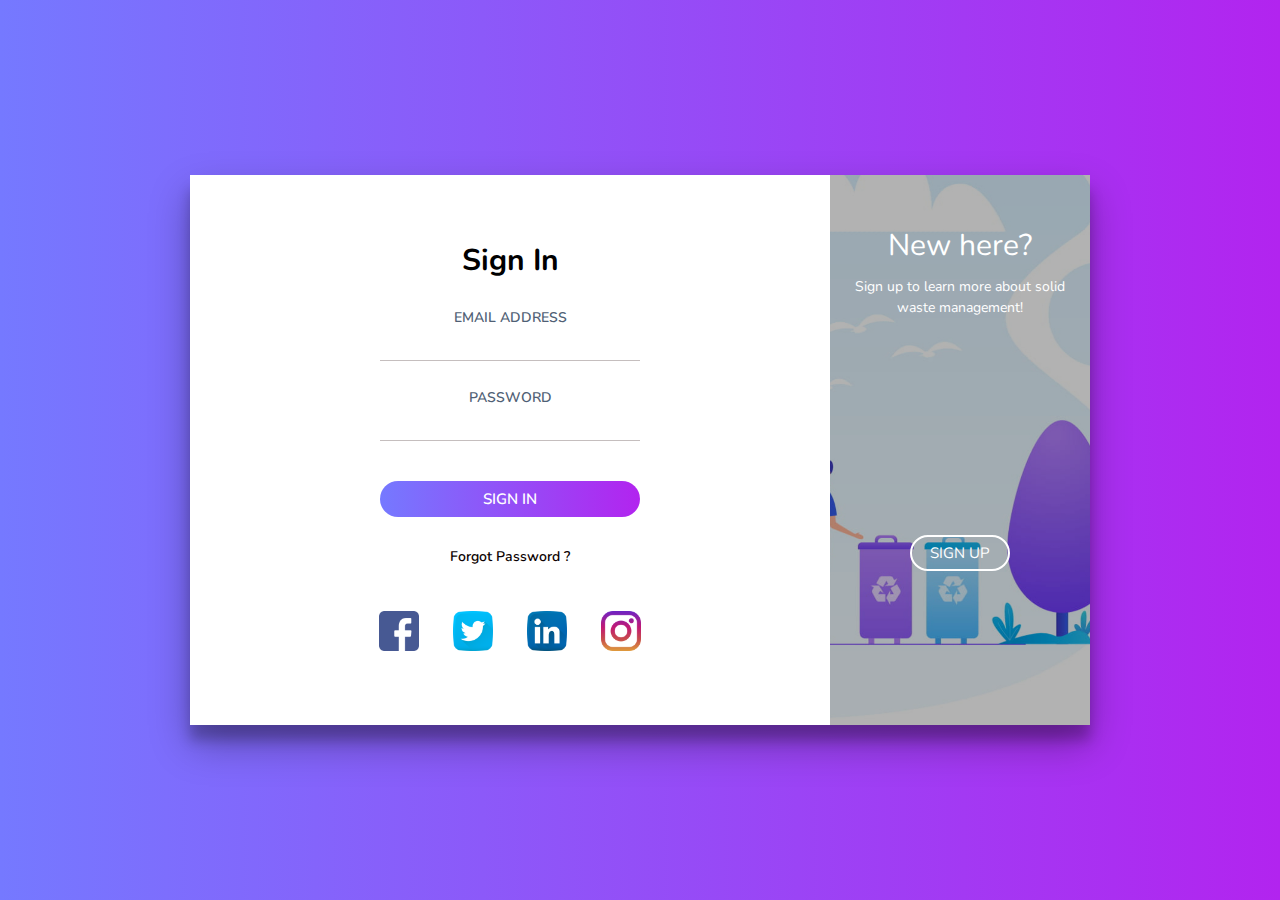
<file: index.html>
<!DOCTYPE html>
<html>
<head>
	<title>login/signup</title>
	<meta charset="UTF-8">
	<meta name="viewport" content="width=device-width, initial-scale=1">
  <link rel="stylesheet" type="text/css" href="style.css">
  <link href="https://fonts.googleapis.com/css?family=Nunito:400,600,700,800&display=swap" rel="stylesheet">
</head>
<body>
  <div class="cont">
    <div class="form sign-in">
      <h2>Sign In</h2>
      
      <label>
        <span>Email Address</span>
        <input id="username" type="email" name="email">
      </label>
      <label>
        <span>Password</span>
        <input id="password" type="password" name="password">
      </label>
      <button class="submit" type="button" onclick="validateLogin()">Sign In</button>
      <p class="forgot-pass">Forgot Password ?</p>
      
      <div class="social-media">
        <ul>
          <li><img src="images/facebook.png"></li>
          <li><img src="images/twitter.png"></li>
          <li><img src="images/linkedin.png"></li>
          <li><img src="images/instagram.png"></li>
        </ul>
      </div>
    </div>

    <div class="sub-cont">
      <div class="img">
        <div class="img-text m-up">
          <h2>New here?</h2>
          <p>Sign up to learn more about solid waste management!</p>
        </div>
        <div class="img-text m-in">
          <h2>One of us?</h2>
          <p>If you already have an account, just sign in. We've missed you!</p>
        </div>
        <div class="img-btn">
          <span class="m-up">Sign Up</span>
          <span class="m-in">Sign In</span>
        </div>
      </div>
      <div class="form sign-up">
        <h2>Sign Up</h2>
        <label>
          <span>Name</span>
          <input type="text">
        </label>
        <label>
          <span>Email</span>
          <input type="email">
        </label>
        <label>
          <span>Password</span>
          <input type="password">
        </label>
        <label>
          <span>Confirm Password</span>
          <input type="password">
        </label>
        <button type="button" class="submit">Sign Up Now</button>
      </div>
    </div>
  </div>
<script type="text/javascript" src="script.js"></script>
</body>
</html>
</file>
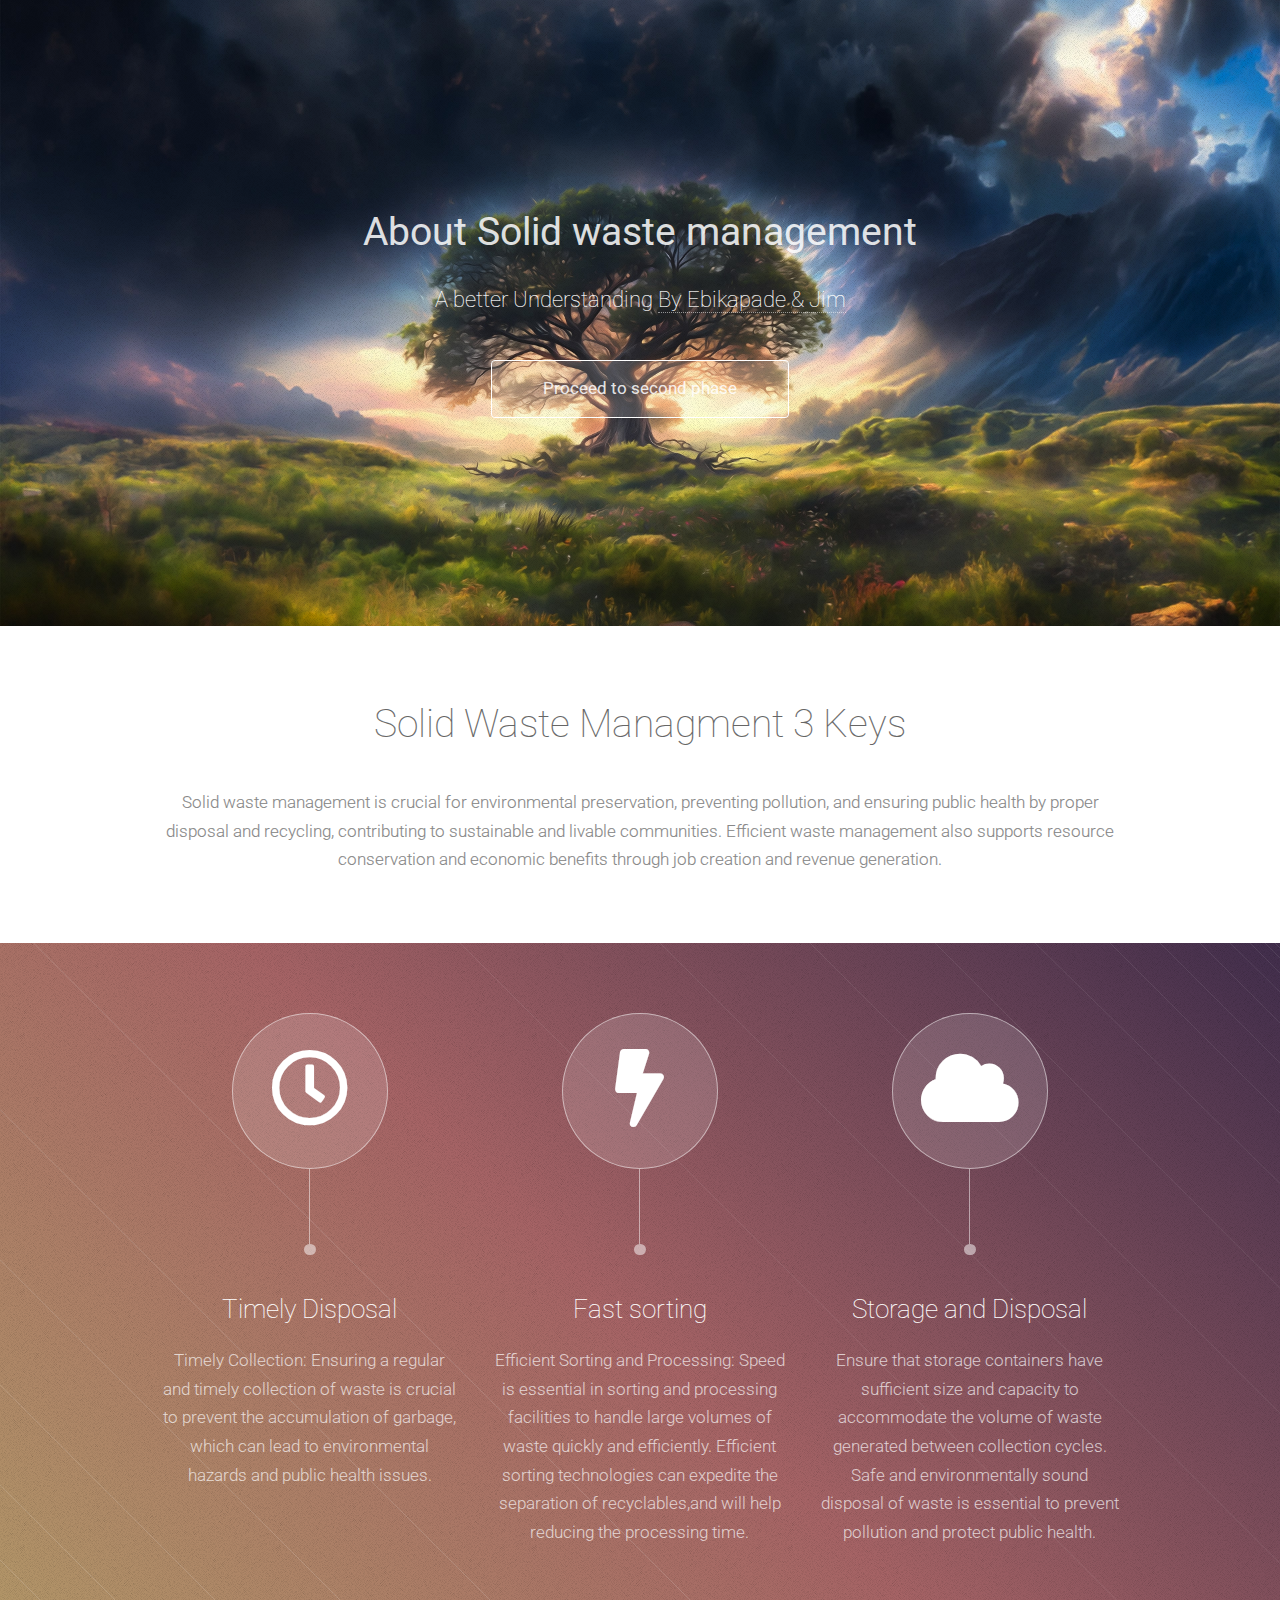
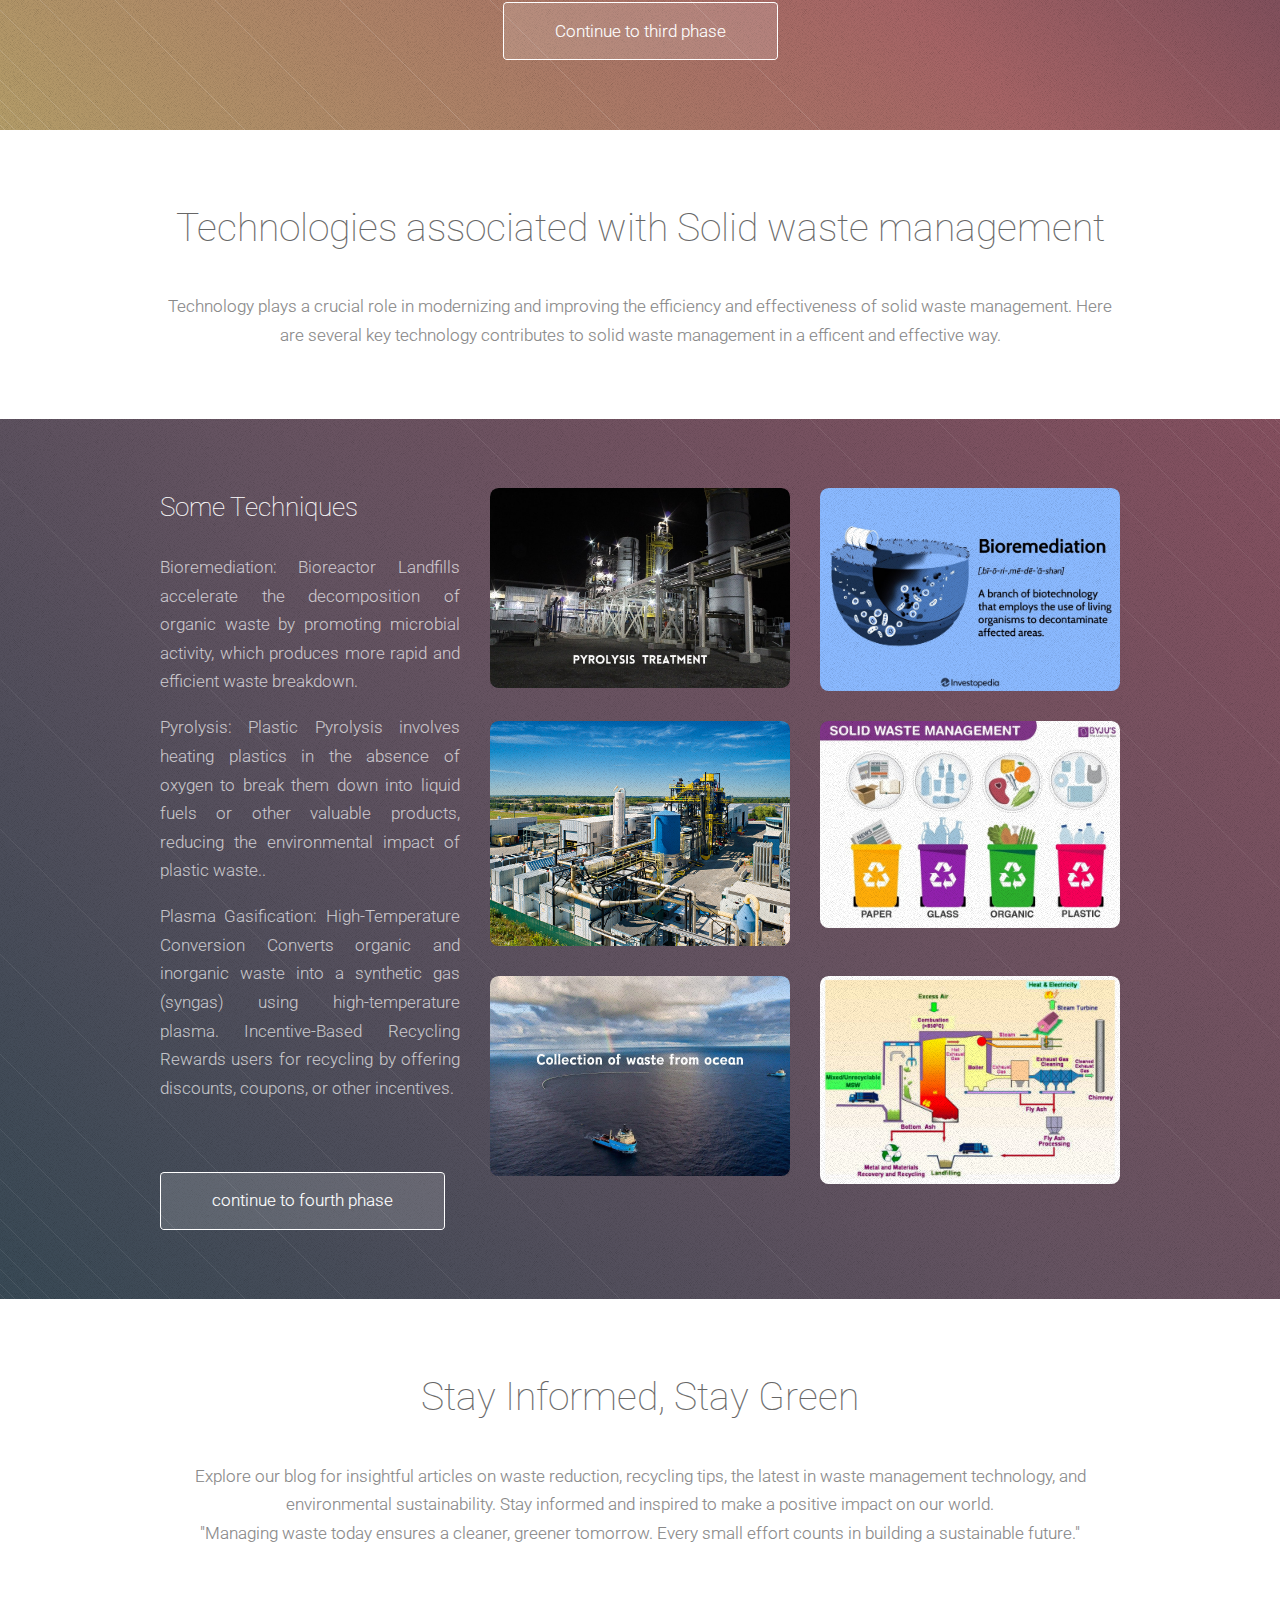
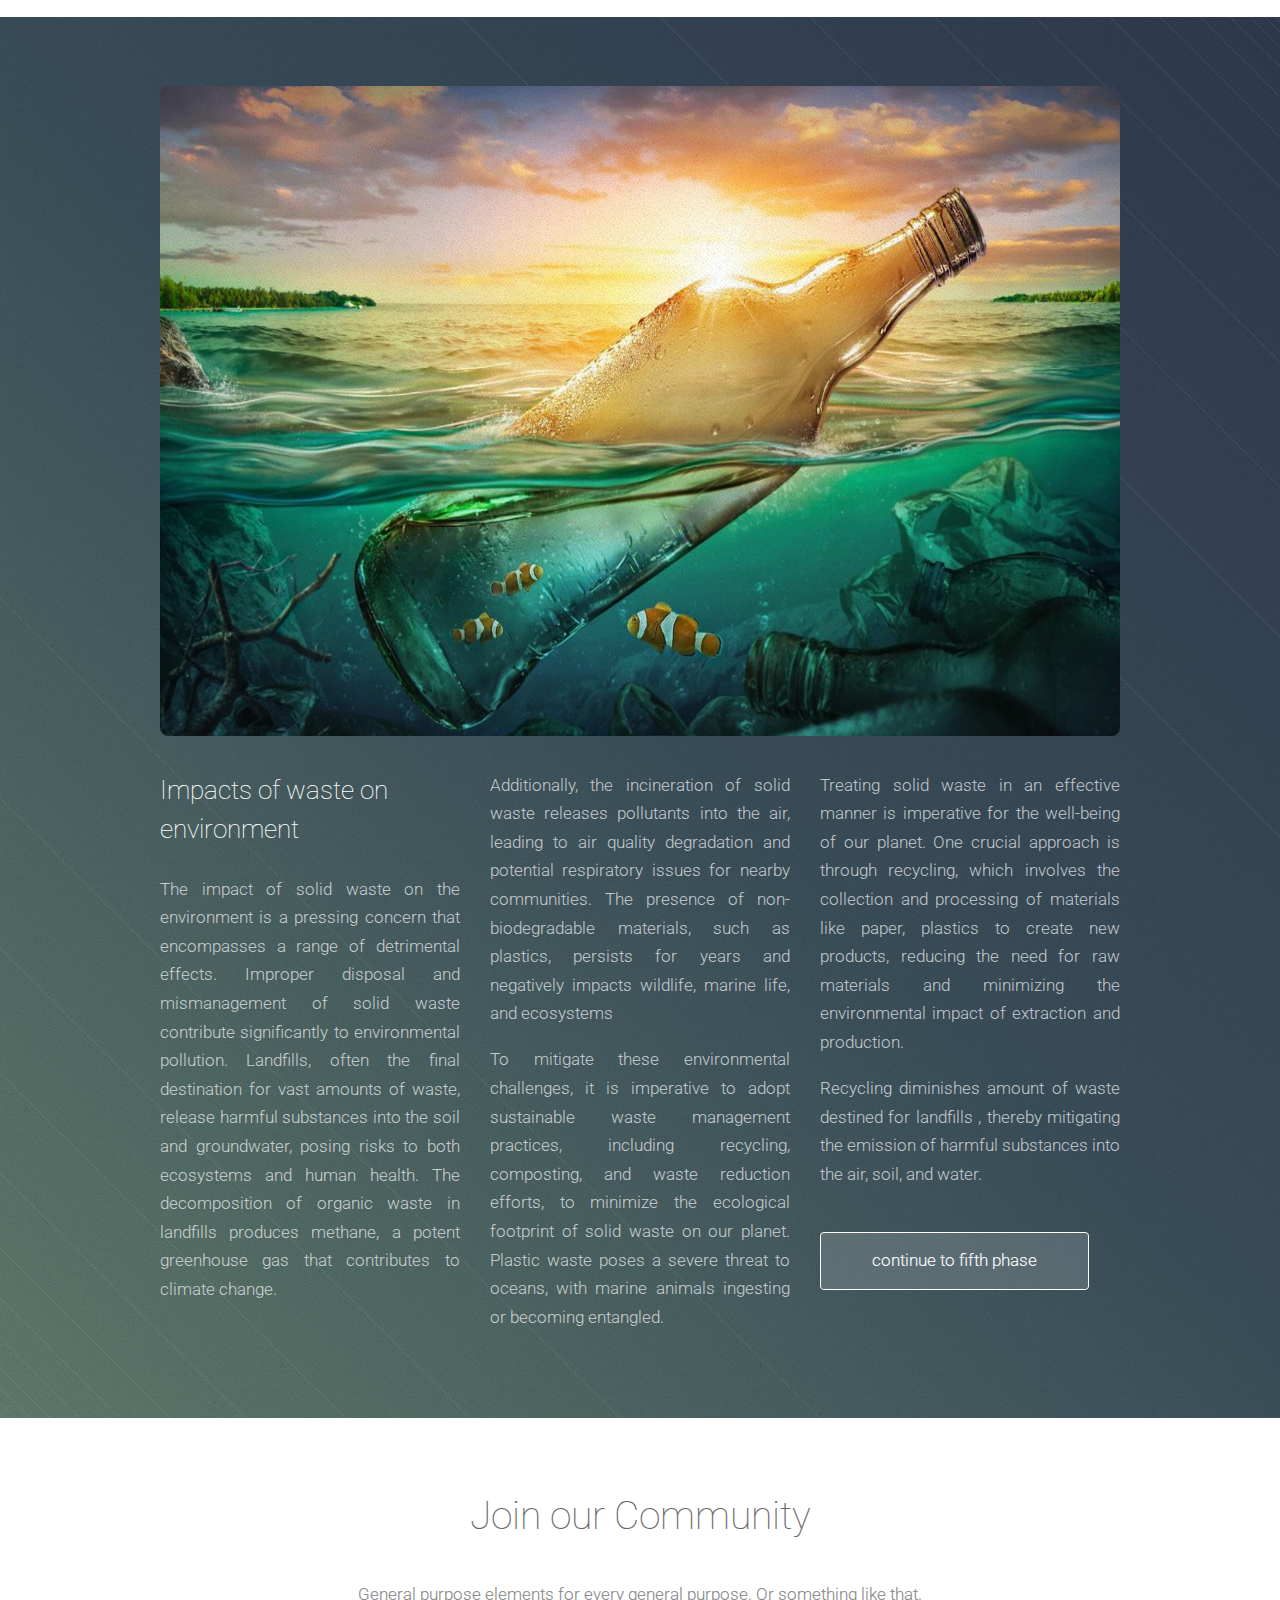
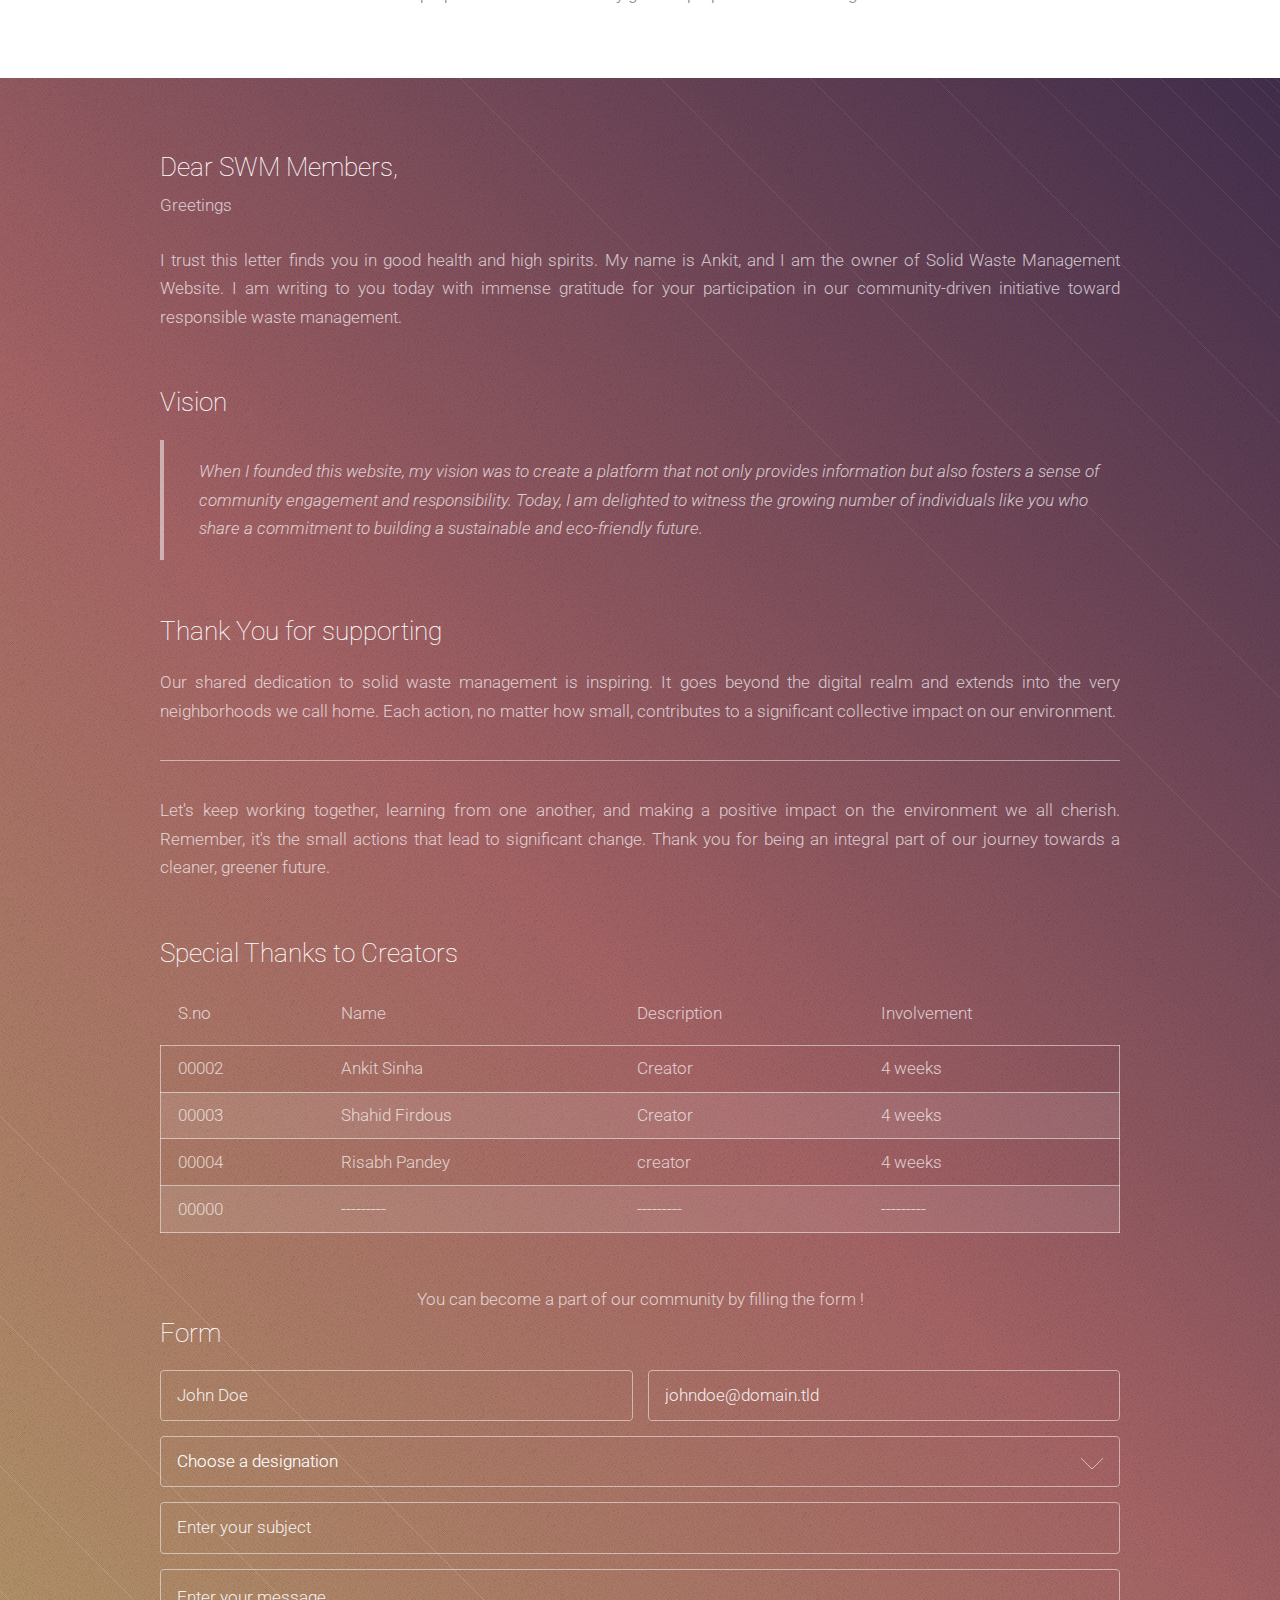
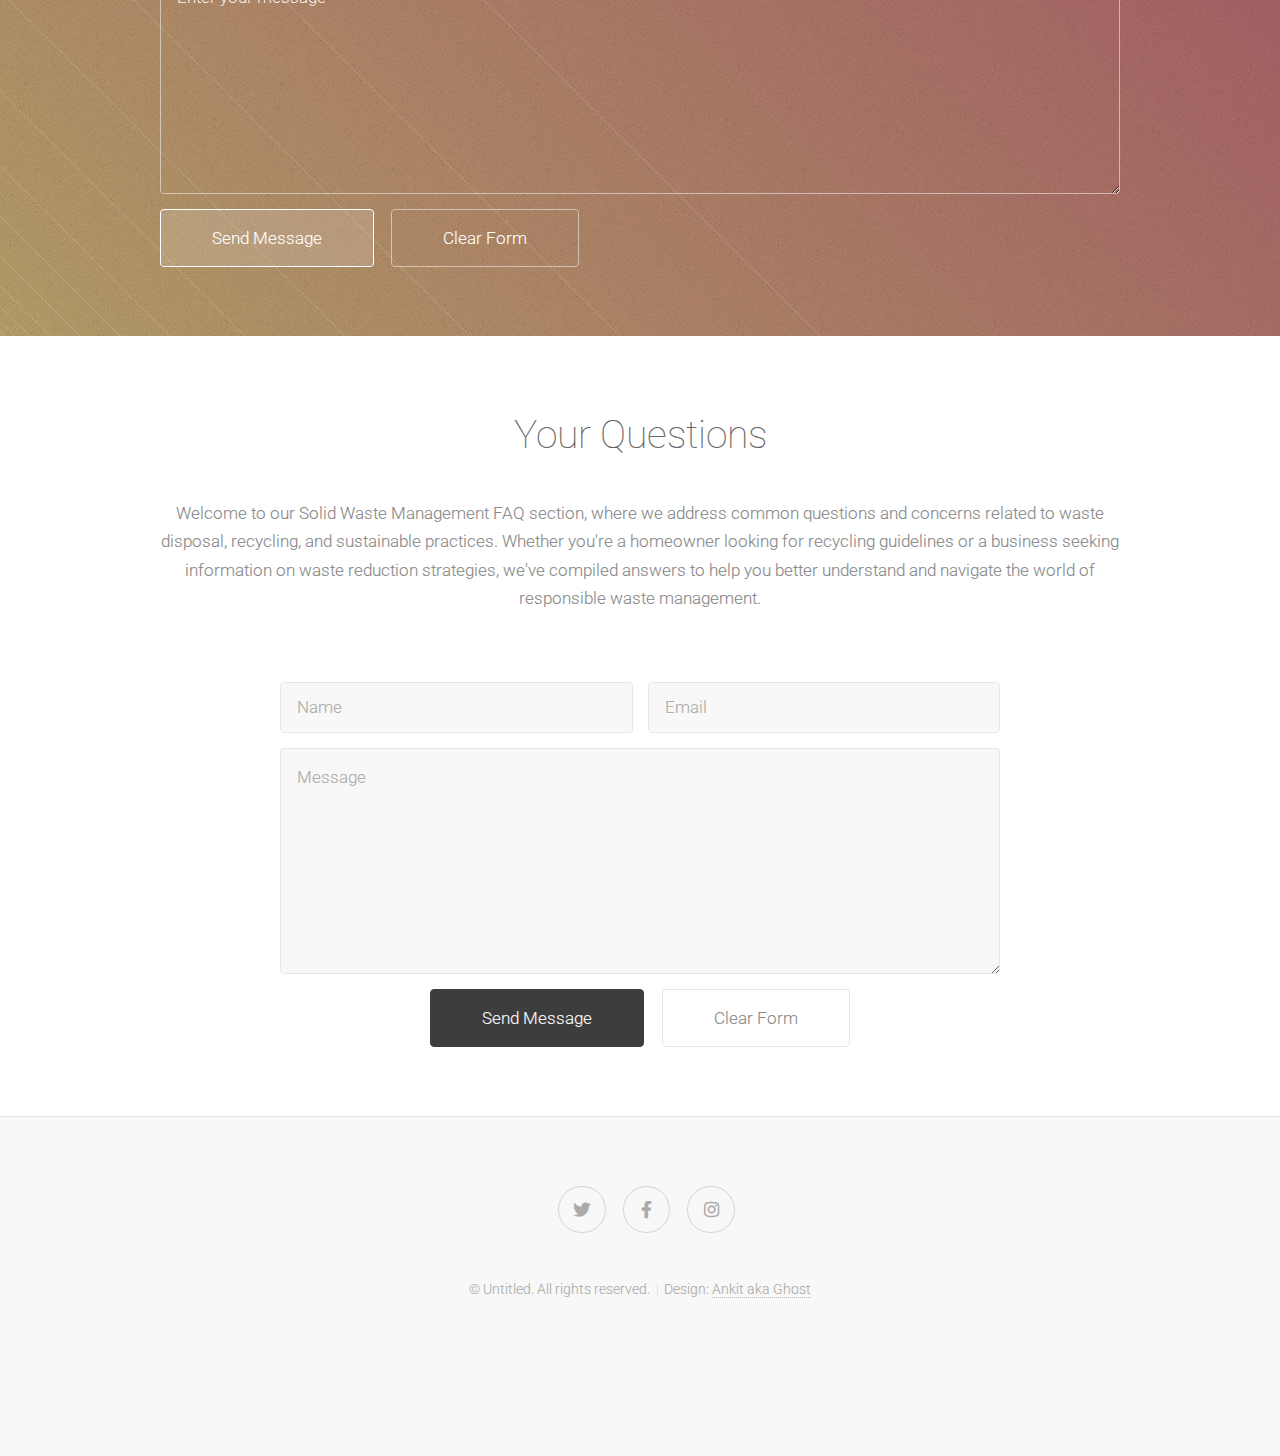
<file: know more/index.html>
<!DOCTYPE HTML>

<html>
	<head>
		<title>about solid waste management</title>
		<meta charset="utf-8" />
		<meta name="viewport" content="width=device-width, initial-scale=1, user-scalable=no" />
		<link rel="stylesheet" href="assets/css/main.css" />
	</head>
	<body class="is-preload">

		<!-- Header -->
			<section id="header" class="dark">
				<header>
					<h1><b>About Solid waste management</b></h1>
					<p>A better Understanding <a href="The_Concept_of_Waste_and_Waste_Management.pdf">By Ebikapade 
						& Jim </a></p>
				</header>
				<footer>
					<a href="#first" class="button scrolly"><b>Proceed to second phase</b></a>
				</footer>
			</section>

		<!-- First -->
			<section id="first" class="main">
				<header>
					<div class="container">
						<h2>Solid Waste Managment 3 Keys</h2>
						<p>Solid waste management is crucial for environmental preservation, preventing pollution, and ensuring public health by proper disposal and recycling, contributing to sustainable and livable communities. 
							Efficient waste management also supports resource conservation and economic benefits through job creation and revenue generation.</p>
					</div>
				</header>
				<div class="content dark style1 featured">
					<div class="container">
						<div class="row">
							<div class="col-4 col-12-narrow">
								<section>
									<span class="feature-icon"><span class="icon fa-clock"></span></span>
									<header>
										<h3>Timely Disposal</h3>
									</header>
									<p>Timely Collection: Ensuring a regular and timely collection of waste is crucial to prevent the accumulation of garbage, 
										which can lead to environmental hazards and public health issues.
										</p>
								</section>
							</div>
							<div class="col-4 col-12-narrow">
								<section>
									<span class="feature-icon"><span class="icon solid fa-bolt"></span></span>
									<header>
										<h3>Fast sorting </h3>
									</header>
									<p>Efficient Sorting and Processing: Speed is essential in sorting and processing facilities to handle large volumes of waste quickly and efficiently. 
										Efficient sorting technologies can expedite the separation of recyclables,and will help reducing the processing time.</p>
								</section>
							</div>
							<div class="col-4 col-12-narrow">
								<section>
									<span class="feature-icon"><span class="icon solid fa-cloud"></span></span>
									<header>
										<h3>Storage and Disposal</h3>
									</header>
									<p>
								    Ensure that storage containers have sufficient size and capacity to accommodate the volume of waste generated between collection cycles.
										
                                    Safe and environmentally sound disposal of waste is essential to prevent pollution and protect public health.
									</p>
								</section>
							</div>
							<div class="col-12">
								<footer>
									<a href="#second" class="button scrolly">Continue to third phase</a>
								</footer>
							</div>
						</div>
					</div>
				</div>
			</section>

		<!-- Second -->
			<section id="second" class="main">
				<header>
					<div class="container">
						<h2>Technologies associated with Solid waste management</h2>
						<p>Technology plays a crucial role in modernizing and improving the efficiency and effectiveness of solid waste management. Here are several key  technology contributes to solid waste management in a efficent and effective way.</p>
					</div>
				</header>
				<div class="content dark style2">
					<div class="container">
						<div class="row">
							<div class="col-4 col-12-narrow">
								<section>
									<h3>Some Techniques</h3>
									<p>Bioremediation:

										Bioreactor Landfills accelerate the decomposition of organic waste by promoting microbial activity, 
										which produces more rapid and efficient waste breakdown.</p>
									<p>Pyrolysis:

										Plastic Pyrolysis involves heating plastics in the absence of oxygen to break them down into liquid fuels or other valuable products,
										 reducing the environmental impact of plastic waste..</p>
										 <p>Plasma Gasification:

											High-Temperature Conversion Converts organic and inorganic waste into a synthetic gas (syngas) 
											using high-temperature plasma. Incentive-Based Recycling Rewards users for recycling by offering discounts, coupons, or other incentives.</p>
										<footer>
									<footer>
										<a href="#third" class="button scrolly">continue to fourth phase</a>
									</footer>
								</section>
							</div>
							<div class="col-8 col-12-narrow">
								<div class="row">
									<div class="col-6"><a href="#" class="image fit"><img src="images/pic01.jpg" alt="" /></a></div>
									<div class="col-6"><a href="#" class="image fit"><img src="images/pic02.jpg" alt="" /></a></div>
									<div class="col-6"><a href="#" class="image fit"><img src="images/pic03.jpg" alt="" /></a></div>
									<div class="col-6"><a href="#" class="image fit"><img src="images/pic04.jpg" alt="" /></a></div>
									<div class="col-6"><a href="#" class="image fit"><img src="images/pic05.jpg" alt="" /></a></div>
									<div class="col-6"><a href="#" class="image fit"><img src="images/pic06.jpg" alt="" /></a></div>
								</div>
							</div>
						</div>
					</div>
				</div>
			</section>

		<!-- Third -->
			<section id="third" class="main">
				<header>
					<div class="container">
						<h2>Stay Informed, Stay Green</h2>
						<p>Explore our blog for insightful articles on waste reduction, recycling tips, the latest in waste management technology, and environmental sustainability. Stay informed and inspired to make a positive impact on our world.<br />
							"Managing waste today ensures a cleaner, greener tomorrow. Every small effort counts in building a sustainable future."</p>
					</div>
				</header>
				<div class="content dark style3">
					<div class="container">
						<span class="image featured"><img src="images/pic07.jpg" width="400" 
							height="650" alt="" /></span>
						<div class="row">
							<div class="col-4 col-12-narrow">
								<h3>Impacts of waste on environment</h3>
								<p>The impact of solid waste on the environment is a pressing concern that encompasses a range of detrimental effects. 
									Improper disposal and mismanagement of solid waste contribute significantly to environmental pollution. 
									Landfills, often the final destination for vast amounts of waste, release harmful substances into the soil and groundwater, posing risks to both ecosystems and human health. 
									The decomposition of organic waste in landfills produces methane, a potent greenhouse gas that contributes to climate change. </p>
								<p></p>
							</div>
							<div class="col-4 col-12-narrow">
								<p>Additionally, the incineration of solid waste releases pollutants into the air,
									 leading to air quality degradation and potential respiratory issues for nearby communities.
									  The presence of non-biodegradable materials, such as plastics, persists for years and negatively impacts wildlife,
									   marine life, and ecosystems</p>
								<p>To mitigate these environmental challenges, it is imperative to adopt sustainable waste management practices,
									 including recycling, composting, and waste reduction efforts, to minimize the ecological 
									 footprint of solid waste on our planet. Plastic waste poses a severe threat to oceans, 
									 with marine animals ingesting or becoming entangled.</p>
								<p> </p>
							</div>
							<div class="col-4 col-12-narrow">
								<p>
									Treating solid waste in an effective manner is imperative for the well-being of our planet. 
									One crucial approach is through recycling, which involves the collection and processing of materials like paper,
									 plastics to create new products, 
									 reducing the need for raw materials and minimizing the environmental impact of extraction and production. </p>
								<p> Recycling  diminishes 
									 amount of waste destined for landfills , thereby mitigating the emission of harmful substances into the air, 
									soil, and water.</p>
								<footer>
									<a href="#fourth" class="button scrolly">continue to fifth phase</a>
								</footer>
							</div>
						</div>
					</div>
				</div>
			</section>

	
			<section class="main">
				<header>
					<div class="container">
						<h2>Join our Community</h2>
						<p>General purpose elements for every general purpose. Or something like that.</p>
					</div>
				</header>
				<div class="content style1 dark">
					<div class="container">
						<section>
							<header>
								<h3>Dear SWM Members,</h3>
								<p>Greetings</p>
							</header>
							<p>I trust this letter finds you in good health and high spirits.
								 My name is Ankit, and I am the owner of Solid Waste Management Website.
								  I am writing to you today with immense gratitude for your participation in our community-driven
								   initiative toward responsible waste management.</p>
						</section>
						<section>
							<header>
								<h3>Vision</h3>
							</header>
							<blockquote>When I founded this website, my vision was to create a platform that not only provides information 
								but also fosters a sense of community engagement and responsibility. 
								Today, I am delighted to witness the growing number of individuals like you who share a commitment to building
								 a sustainable and eco-friendly future.</blockquote>
						</section>
						<section>
							<header>
								<h3>Thank You for supporting</h3>
							</header>
							<p>Our shared dedication to solid waste management is inspiring. 
								It goes beyond the digital realm and extends into the very neighborhoods we call home.
								 Each action, no matter how small, contributes to a significant collective impact on our environment.</p>
							<hr />
							<p>Let's keep working together, learning from one another, and making a positive impact on the environment we all cherish. Remember, it's the small actions that lead to significant change.

								Thank you for being an integral part of our journey towards a cleaner, greener future.</p>
						</section>
						<!--
						<section>
							<header>
								<h3>Unordered List</h3>
							</header>
							<ul class="default">
								<li>Donec consectetur vestibulum dolor et vel felis enim at viverra ligula. Ut porttitor sagittis lorem.</li>
								<li>Donec consectetur vestibulum dolor et vel felis enim at viverra ligula. Ut porttitor sagittis lorem.</li>
								<li>Donec consectetur vestibulum dolor et vel felis enim at viverra ligula. Ut porttitor sagittis lorem.</li>
								<li>Donec consectetur vestibulum dolor et vel felis enim at viverra ligula. Ut porttitor sagittis lorem.</li>
							</ul>
						</section>
						<section>
							<header>
								<h3>Ordered List</h3>
							</header>
							<ol class="default">
								<li>Donec consectetur vestibulum dolor et vel felis enim at viverra ligula. Ut porttitor sagittis lorem.</li>
								<li>Donec consectetur vestibulum dolor et vel felis enim at viverra ligula. Ut porttitor sagittis lorem.</li>
								<li>Donec consectetur vestibulum dolor et vel felis enim at viverra ligula. Ut porttitor sagittis lorem.</li>
								<li>Donec consectetur vestibulum dolor et vel felis enim at viverra ligula. Ut porttitor sagittis lorem.</li>
							</ol>
						</section>-->
						<section>
							<header>
								<h3>Special Thanks to Creators</h3>
							</header>
							<div class="table-wrapper">
								<table class="default">
									<thead>
										<tr>
											<th>S.no</th>
											<th>Name</th>
											<th>Description</th>
											<th>Involvement</th>
										</tr>
									</thead>
									<tbody>
										<tr>
											<td>00002</td>
											<td>Ankit Sinha</td>
											<td>Creator</td>
											<td>4 weeks</td>
										</tr>
										<tr>
											<td>00003</td>
											<td>Shahid Firdous</td>
											<td>Creator</td>
											<td>4 weeks</td>
										</tr>
										<tr>
											<td>00004</td>
											<td>Risabh Pandey</td>
											<td>creator</td>
											<td>4 weeks</td>
										</tr>

										<tr>
											<td>00000</td>
											<td>---------</td>
											<td>---------</td>
											<td>---------</td>
										</tr>
									</tbody>
									<tfoot>
										
									</tfoot>
								</table>
							</div>
						</section>
						<center>You can become a part of our community by filling the form !</center>
						<section>
							<header>
								<h3>Form</h3>
							</header>
							<form method="post" action="#">
								<div class="row gtr-50">
									<div class="col-6 col-12-narrow">
										<input type="text" name="name" id="name" value="" placeholder="John Doe" />
									</div>
									<div class="col-6 col-12-narrow">
										<input type="text" name="email" id="email" value="" placeholder="johndoe@domain.tld" />
									</div>
									<div class="col-12">
										<div class="select" tabindex="-1">
											<select name="department" id="department">
												<option value="">Choose a designation</option>
												<option value="1">Student</option>
												<option value="2">Worker</option>
												<option value="3">Donaters</option>
											</select>
										</div>
									</div>
									<div class="col-12">
										<input type="text" name="subject" id="subject" value="" placeholder="Enter your subject" />
									</div>
									<div class="col-12">
										<textarea name="message" id="message" placeholder="Enter your message"></textarea>
									</div>
									<div class="col-12">
										<ul class="actions">
											<li><input type="submit" class="button" value="Send Message" /></li>
											<li><input type="reset" class="button alt" value="Clear Form" /></li>
										</ul>
									</div>
								</div>
							</form>
						</section>
					</div>
				</div>
			</section>

			<section id="fourth" class="main">
				<header>
					<div class="container">
						<h2>Your Questions</h2>
						<p>Welcome to our Solid Waste Management FAQ section, where we address common questions and concerns related to waste disposal, recycling, and sustainable practices. Whether you're a homeowner looking for recycling guidelines or a business seeking information on waste reduction strategies,
							 we've compiled answers to help you better understand and navigate the world of responsible waste management.</p>
					</div>
				</header>
				<div class="content style4 featured">
					<div class="container medium">
						<form method="post" action="#">
							<div class="row gtr-50">
								<div class="col-6 col-12-mobile"><input type="text" placeholder="Name" /></div>
								<div class="col-6 col-12-mobile"><input type="text" placeholder="Email" /></div>
								<div class="col-12"><textarea name="message" placeholder="Message"></textarea></div>
								<div class="col-12">
									<ul class="actions special">
										<li><input type="submit" class="button" value="Send Message" /></li>
										<li><input type="reset" class="button alt" value="Clear Form" /></li>
									</ul>
								</div>
							</div>
						</form>
					</div>
				</div>
			</section>

		<!-- Footer -->
			<section id="footer">
				<ul class="icons">
					<li><a href="#" class="icon brands fa-twitter"><span class="label">Twitter</span></a></li>
					<li><a href="#" class="icon brands fa-facebook-f"><span class="label">Facebook</span></a></li>
					<li><a href="#" class="icon brands fa-instagram"><span class="label">Instagram</span></a></li>

				</ul>
				<div class="copyright">
					<ul class="menu">
						<li>&copy; Untitled. All rights reserved.</li><li>Design: <a href="">Ankit aka Ghost</a></li>
					</ul>
				</div>
			</section>

		<!-- Scripts -->
			<script src="assets/js/jquery.min.js"></script>
			<script src="assets/js/jquery.scrolly.min.js"></script>
			<script src="assets/js/browser.min.js"></script>
			<script src="assets/js/breakpoints.min.js"></script>
			<script src="assets/js/util.js"></script>
			<script src="assets/js/main.js"></script>

	</body>
</html>
</file>
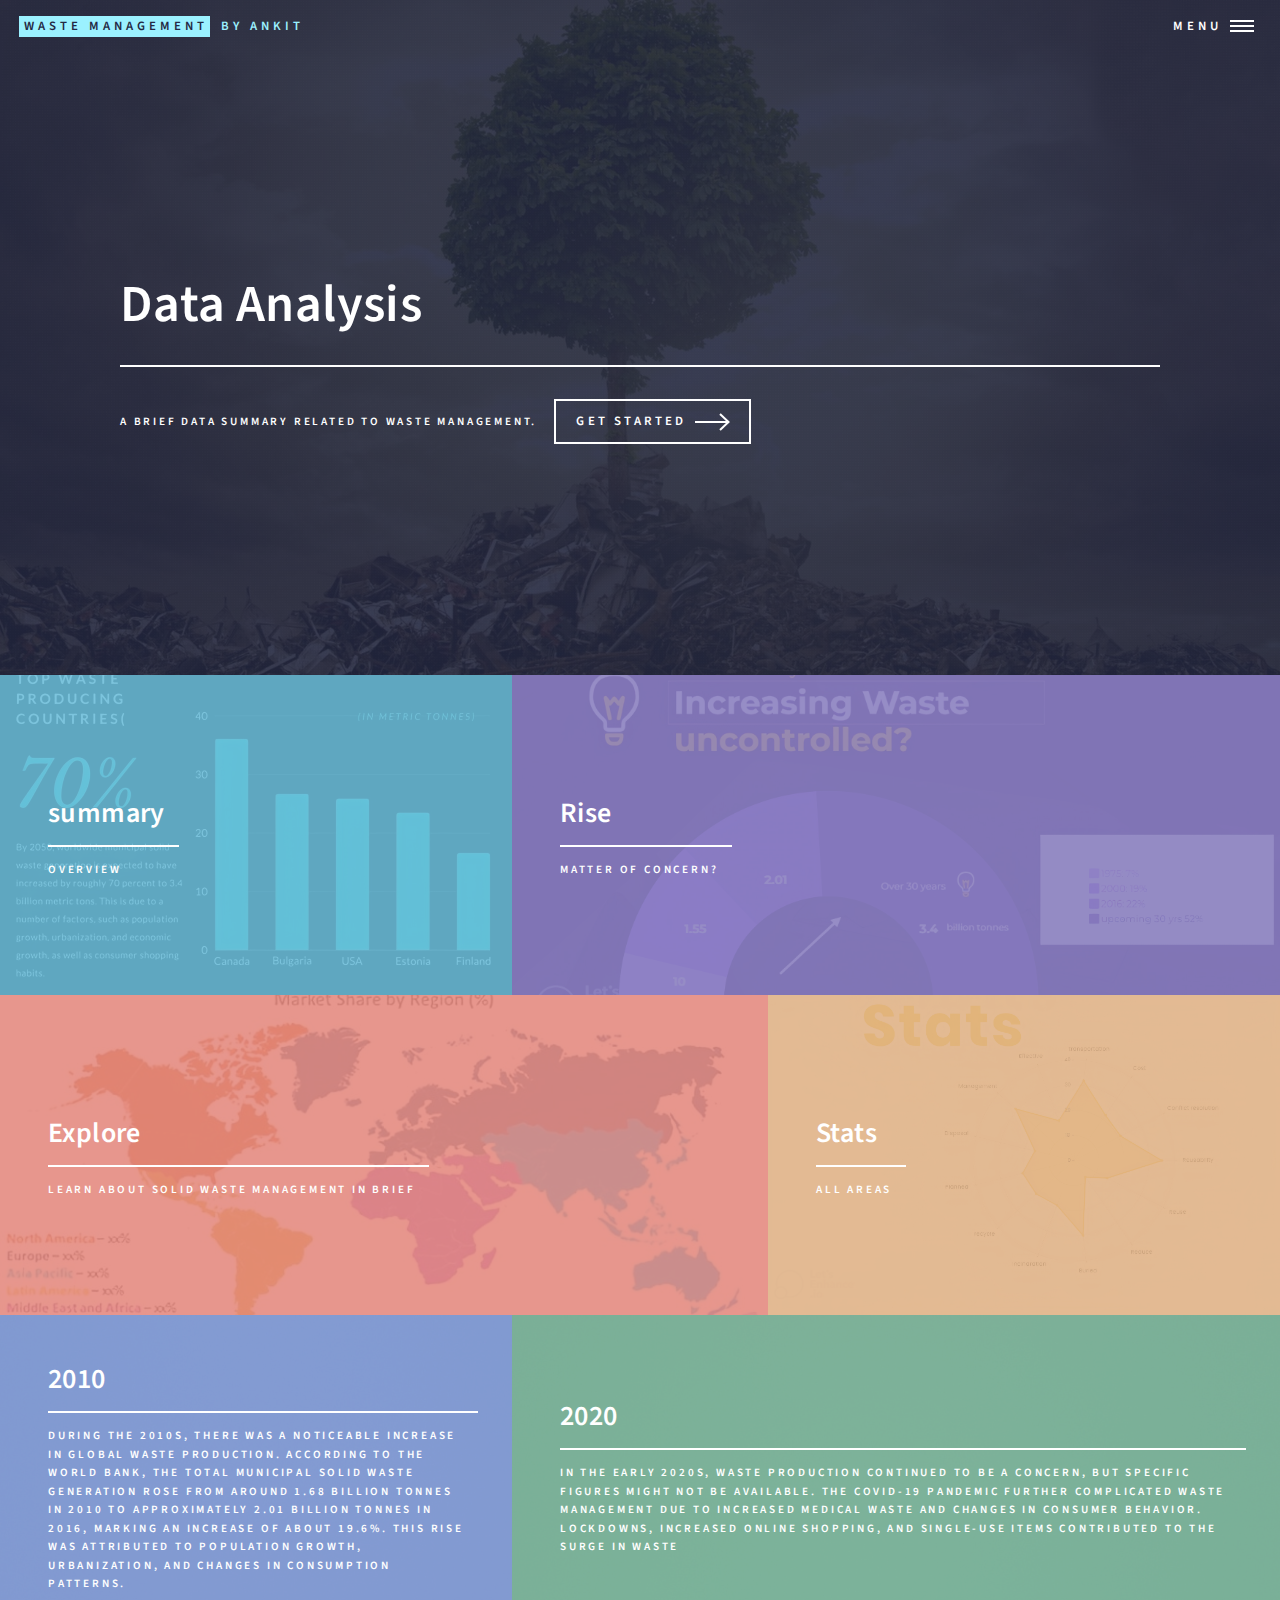
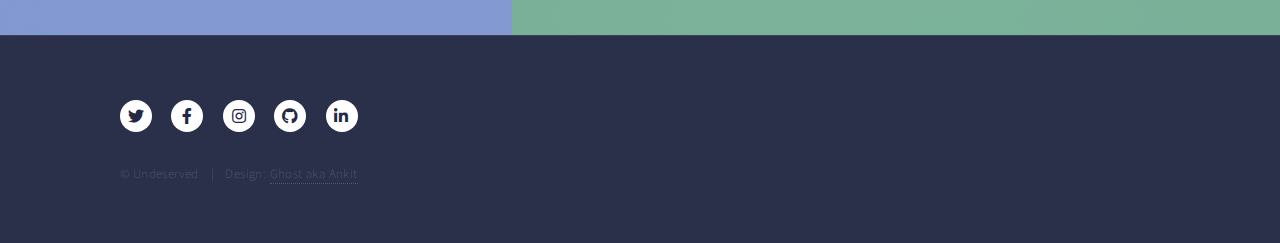
<file: webpage5/index.html>
<!DOCTYPE HTML>
<html>
	<head>
		<title>SWM</title>
		<meta charset="utf-8" />
		<meta name="viewport" content="width=device-width, initial-scale=1, user-scalable=no" />
		<link rel="stylesheet" href="assets/css/main.css" />
		<noscript><link rel="stylesheet" href="assets/css/noscript.css" /></noscript>
	</head>
	<body class="is-preload">

		<!-- Wrapper -->
			<div id="wrapper">

				<!-- Header -->
					<header id="header" class="alt">
						<a href="index.html" class="logo"><strong>waste management</strong> <span>by Ankit</span></a>
						<nav>
							<a href="#menu">Menu</a>
						</nav>
					</header>

				<!-- Menu -->
					<nav id="menu">
						<ul class="links">
							<li><a href="http://127.0.0.1:5500/explore.html" target=_blank>Home</a></li>
							<li><a href="http://127.0.0.1:5500/know%20more/index.html"  target=_blank>Know more</a></li>

						</ul>
						<ul class="actions stacked">
							<li><a href="#" class="button primary fit">Get Started</a></li>
							<li><a href="http://127.0.0.1:5500/index.html" class="button fit">Log In </a></li>
						</ul>
					</nav>

				<!-- Banner -->
					<section id="banner" class="major">
						<div class="inner">
							<header class="major">
								<h1>Data Analysis</h1>
							</header>
							<div class="content">
								<p>A brief data summary related to waste management.</p>
								<ul class="actions">
									<li><a href="#one" class="button next scrolly">Get Started</a></li>
								</ul>
							</div>
						</div>
					</section>

				<!-- Main -->
					<div id="main">

						<!-- One -->
							<section id="one" class="tiles">
								<article>
									<span class="image">
										<img src="images/pic01.jpg" alt="" />
									</span>
									<header class="major">
										<h3><a href="images/pic01.jpg" class="link">summary</a></h3>
										<p>overview</p>
									</header>
								</article>
								<article>
									<span class="image">
										<img src="images/pic02.jpg" alt="" />
									</span>
									<header class="major">
										<h3><a href="images/pic02.jpg" class="link">Rise</a></h3>
										<p>matter of concern?</p>
									</header>
								</article>
								<article>
									<span class="image">
										<img src="images/pic03.jpg" alt="" />
									</span>
									<header class="major">
										<h3><a href="http://127.0.0.1:5500/Bg-Video-Tutorial/FullAnimatedWeb/index.html" class="link">Explore</a></h3>
										<p>Learn about solid waste management in brief</p>
									</header>
								</article>
								<article>
									<span class="image">
										<img src="images/pic04.jpg" alt="" />
									</span>
									<header class="major">
										<h3><a href="images/pic04.jpg" class="link">Stats</a></h3>
										<p>all areas</p>
									</header>
								</article>
								<article>
									<span class="image">
										<img src="images/pic05.jpg" alt="" />
									</span>
									<header class="major">
										<h3><a href="*landing.html" class="link">2010</a></h3>
										<p>During the 2010s, there was a noticeable increase in global waste production. According to the World Bank, the total municipal solid waste generation rose from around 1.68 billion tonnes in 2010 to approximately 2.01 billion tonnes in 2016, marking an increase of about 19.6%. This rise was attributed to population growth, urbanization, and changes in consumption patterns.</p>
									</header>
								</article>
								<article>
									<span class="image">
										<img src="images/pic06.jpg" alt="" />
									</span>
									<header class="major">
										<h3><a href="*landing.html" class="link">2020</a></h3>
										<p>In the early 2020s, waste production continued to be a concern, but specific figures might not be available. The COVID-19 pandemic further complicated waste management due to increased medical waste and changes in consumer behavior. Lockdowns, increased online shopping, and single-use items contributed to the surge in waste</p>
									</header>
								</article>
							</section>
<!-- Contact 
						
							<section id="two">
								<div class="inner">
									<header class="major">
										<h2>Massa libero</h2>
									</header>
									<p>Nullam et orci eu lorem consequat tincidunt vivamus et sagittis libero. Mauris aliquet magna magna sed nunc rhoncus pharetra. Pellentesque condimentum sem. In efficitur ligula tate urna. Maecenas laoreet massa vel lacinia pellentesque lorem ipsum dolor. Nullam et orci eu lorem consequat tincidunt. Vivamus et sagittis libero. Mauris aliquet magna magna sed nunc rhoncus amet pharetra et feugiat tempus.</p>
									<ul class="actions">
										<li><a href="landing.html" class="button next">Get Started</a></li>
									</ul>
								</div>
							</section>

					</div>

				
					<section id="contact">
						<div class="inner">
							<section>
								<form method="post" action="#">
									<div class="fields">
										<div class="field half">
											<label for="name">Name</label>
											<input type="text" name="name" id="name" />
										</div>
										<div class="field half">
											<label for="email">Email</label>
											<input type="text" name="email" id="email" />
										</div>
										<div class="field">
											<label for="message">Message</label>
											<textarea name="message" id="message" rows="6"></textarea>
										</div>
									</div>
									<ul class="actions">
										<li><input type="submit" value="Send Message" class="primary" /></li>
										<li><input type="reset" value="Clear" /></li>
									</ul>
								</form>
							</section>
							<section class="split">
								<section>
									<div class="contact-method">
										<span class="icon solid alt fa-envelope"></span>
										<h3>Email</h3>
										<a href="#">information@untitled.tld</a>
									</div>
								</section>
								<section>
									<div class="contact-method">
										<span class="icon solid alt fa-phone"></span>
										<h3>Phone</h3>
										<span>(000) 000-0000 x12387</span>
									</div>
								</section>
								<section>
									<div class="contact-method">
										<span class="icon solid alt fa-home"></span>
										<h3>Address</h3>
										<span>1234 Somewhere Road #5432<br />
										Nashville, TN 00000<br />
										United States of America</span>
									</div>
								</section>
							</section>
						</div>
					</section>
-->
				<!-- Footer -->
				<section>
					<div class="chart1">
						
					</div>
				</section>
					<footer id="footer">
						<div class="inner">
							<ul class="icons">
								<li><a href="#" class="icon brands alt fa-twitter"><span class="label">Twitter</span></a></li>
								<li><a href="#" class="icon brands alt fa-facebook-f"><span class="label">Facebook</span></a></li>
								<li><a href="#" class="icon brands alt fa-instagram"><span class="label">Instagram</span></a></li>
								<li><a href="#" class="icon brands alt fa-github"><span class="label">GitHub</span></a></li>
								<li><a href="#" class="icon brands alt fa-linkedin-in"><span class="label">LinkedIn</span></a></li>
							</ul>
							<ul class="copyright">
								<li>&copy; Undeserved</li><li>Design: <a href="https://github.com/AnkitSinha0">Ghost aka Ankit</a></li>
							</ul>
						</div>
					</footer>

			</div>

		<!-- Scripts -->
			<script src="assets/js/jquery.min.js"></script>
			<script src="assets/js/jquery.scrolly.min.js"></script>
			<script src="assets/js/jquery.scrollex.min.js"></script>
			<script src="assets/js/browser.min.js"></script>
			<script src="assets/js/breakpoints.min.js"></script>
			<script src="assets/js/util.js"></script>
			<script src="assets/js/main.js"></script>

	</body>
</html>
</file>
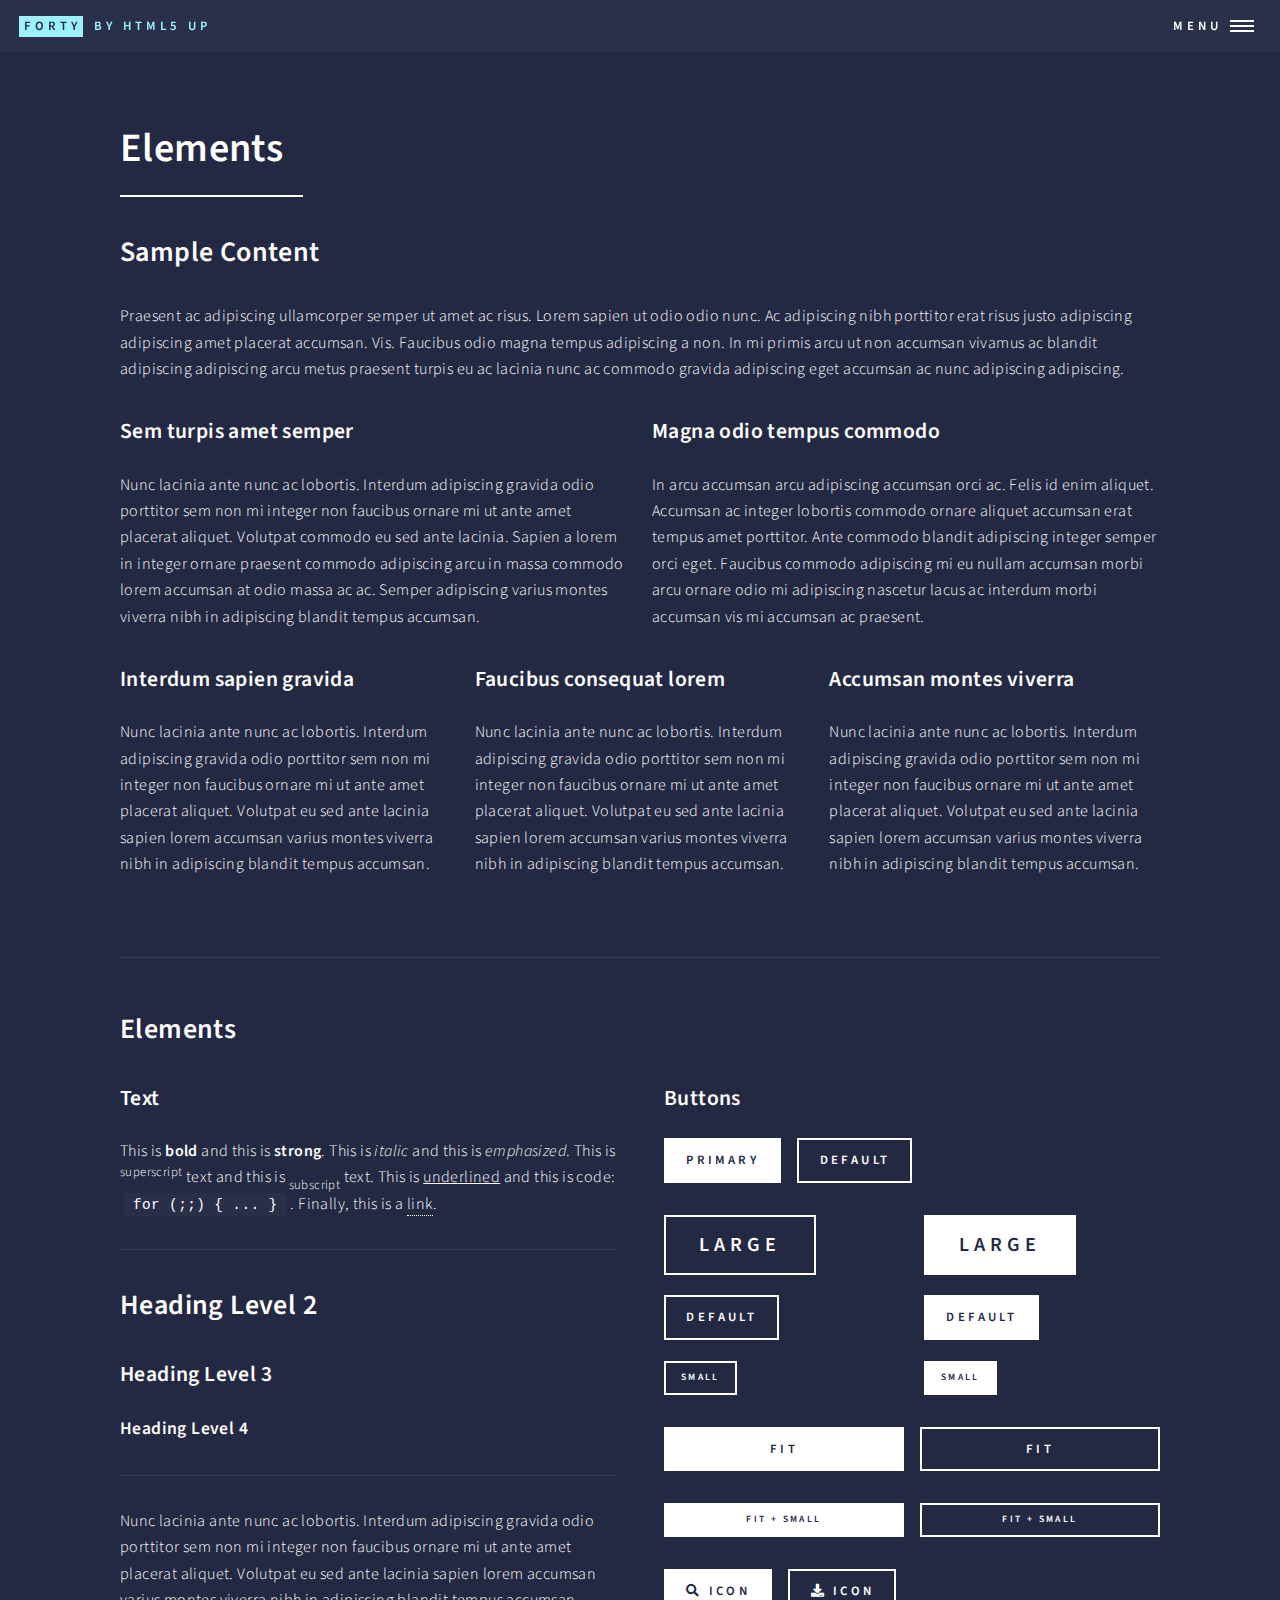
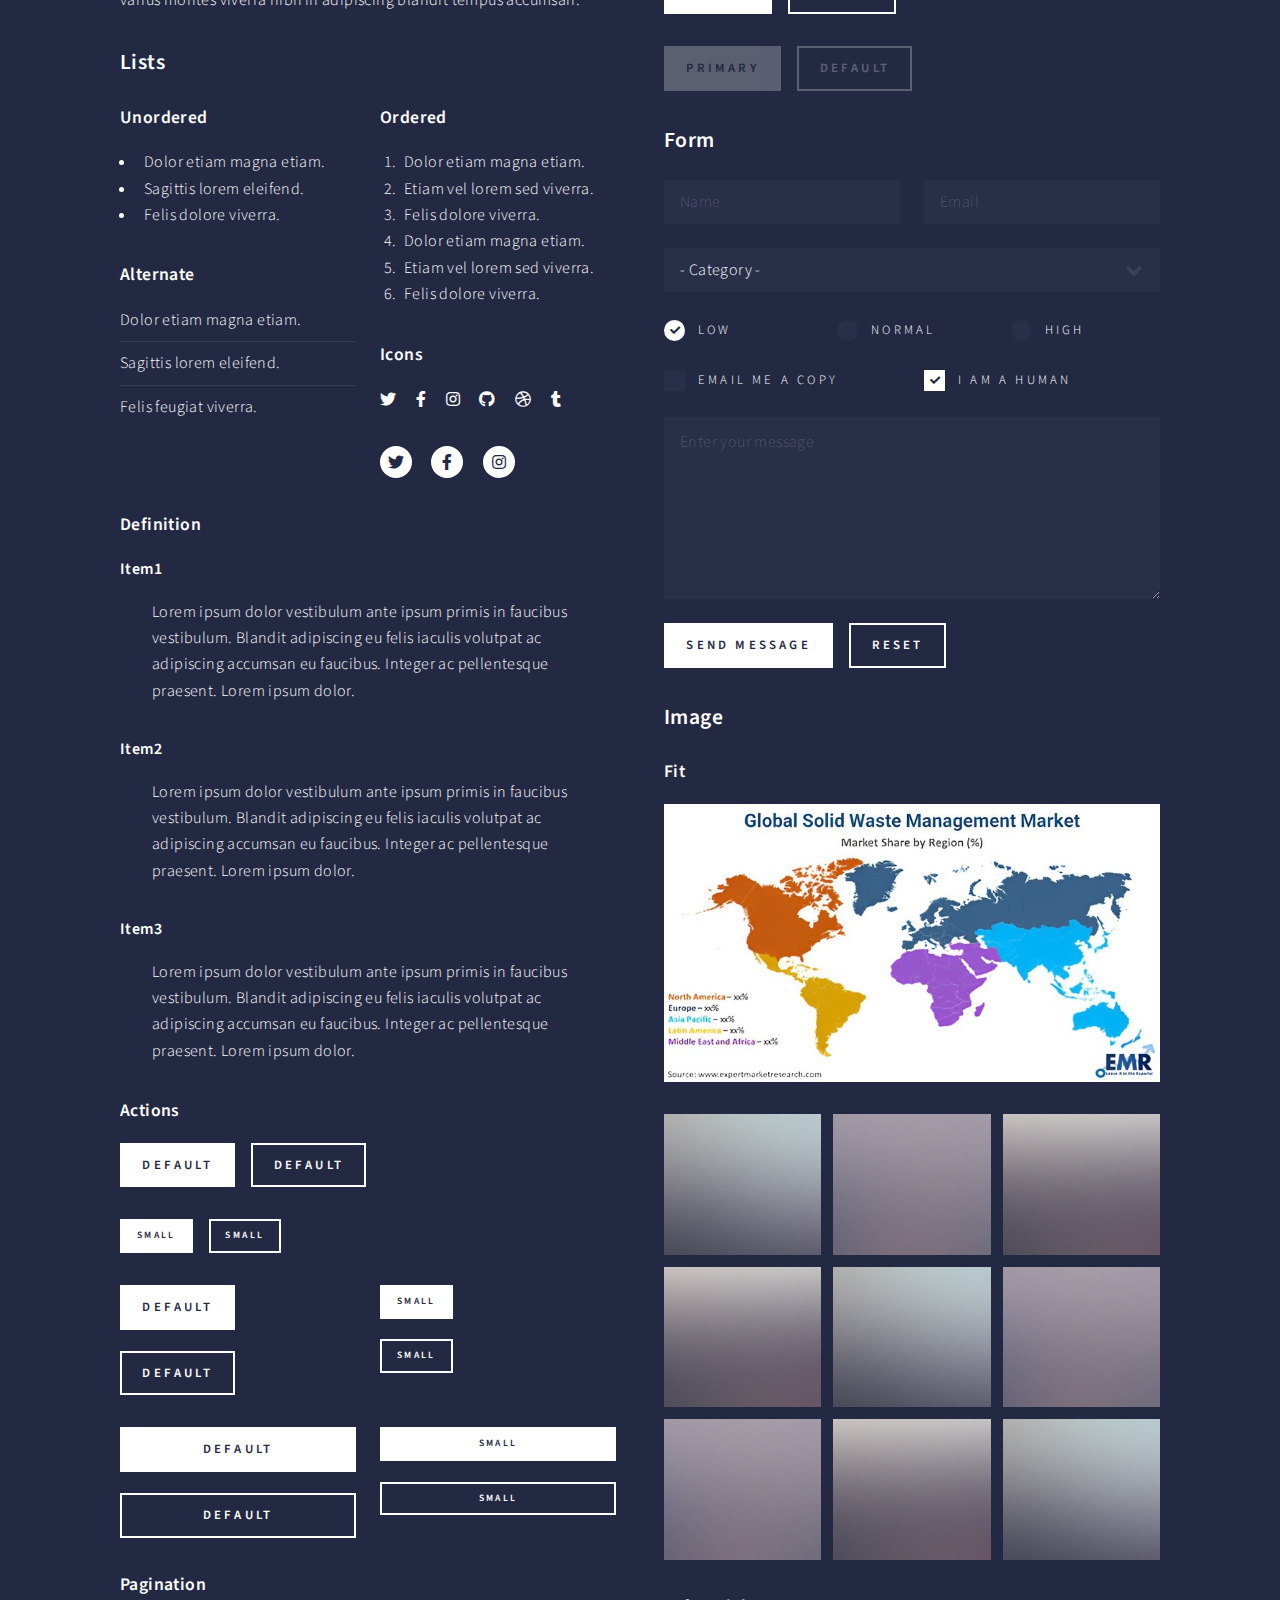
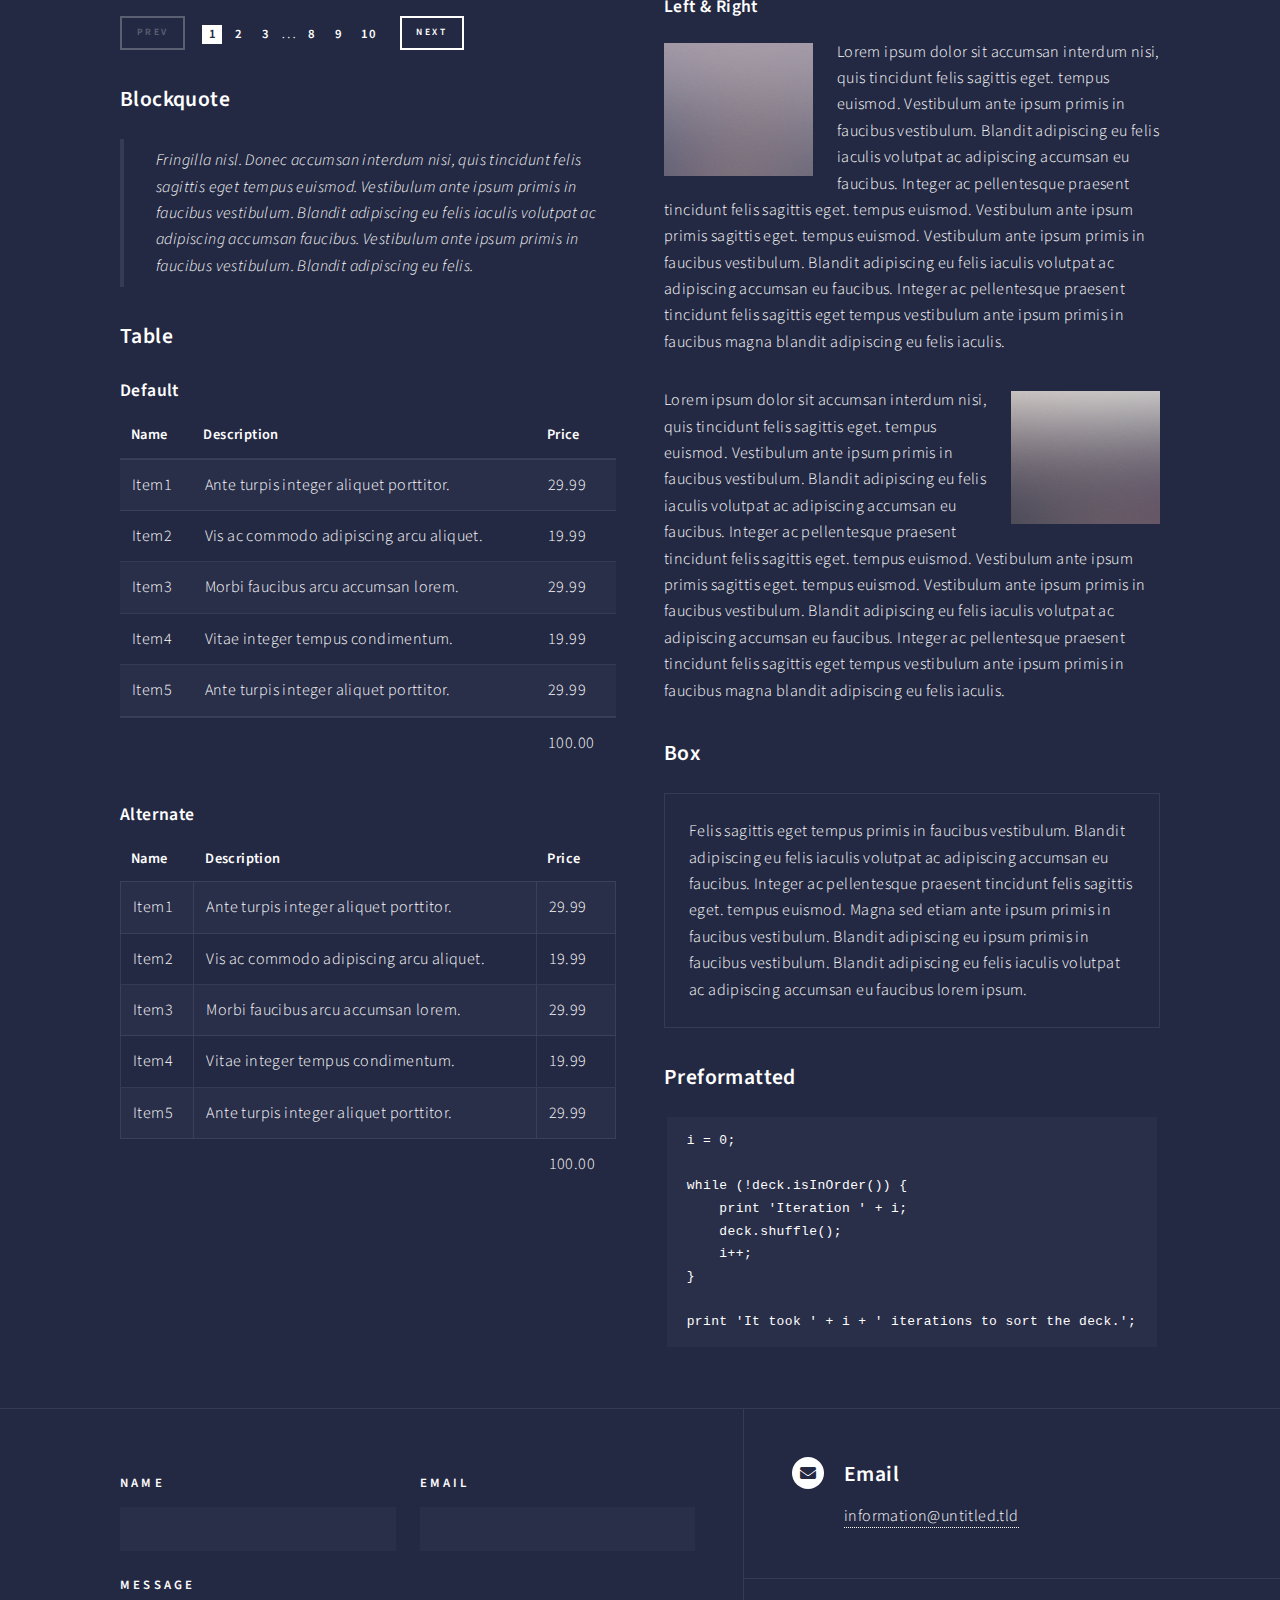
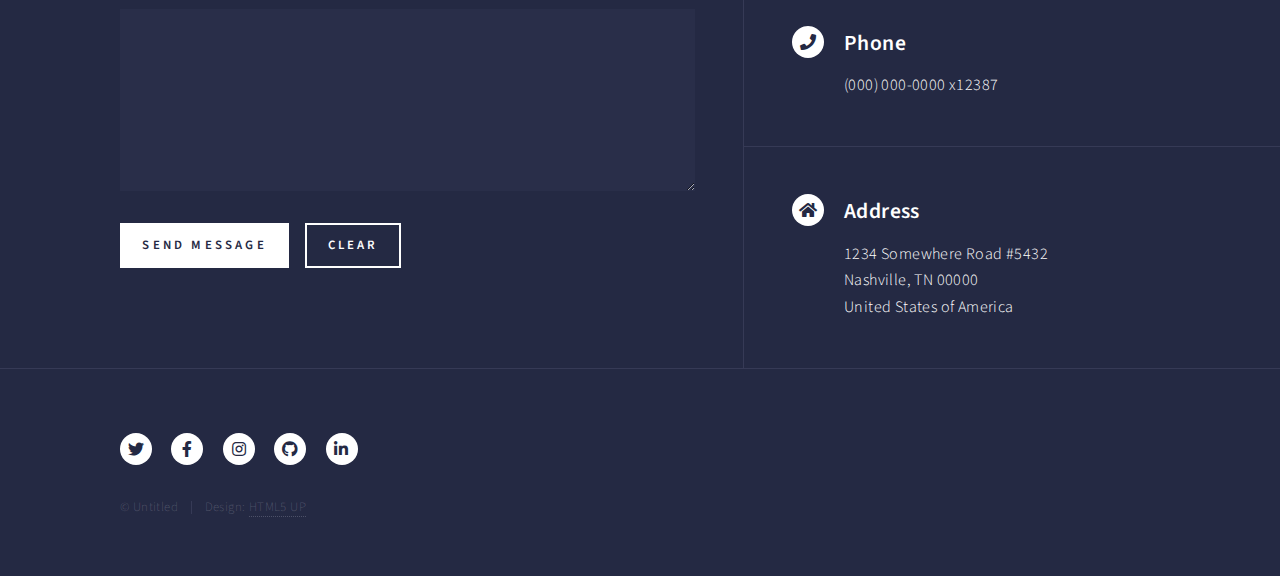
<file: webpage5/elements.html>
<!DOCTYPE HTML>
<!--
	Forty by HTML5 UP
	html5up.net | @ajlkn
	Free for personal and commercial use under the CCA 3.0 license (html5up.net/license)
-->
<html>
	<head>
		<title>Elements - Forty by HTML5 UP</title>
		<meta charset="utf-8" />
		<meta name="viewport" content="width=device-width, initial-scale=1, user-scalable=no" />
		<link rel="stylesheet" href="assets/css/main.css" />
		<noscript><link rel="stylesheet" href="assets/css/noscript.css" /></noscript>
	</head>
	<body class="is-preload">

		<!-- Wrapper -->
			<div id="wrapper">

				<!-- Header -->
					<header id="header">
						<a href="index.html" class="logo"><strong>Forty</strong> <span>by HTML5 UP</span></a>
						<nav>
							<a href="#menu">Menu</a>
						</nav>
					</header>

				<!-- Menu -->
					<nav id="menu">
						<ul class="links">
							<li><a href="index.html">Home</a></li>
							<li><a href="landing.html">Landing</a></li>
							<li><a href="generic.html">Generic</a></li>
							<li><a href="elements.html">Elements</a></li>
						</ul>
						<ul class="actions stacked">
							<li><a href="#" class="button primary fit">Get Started</a></li>
							<li><a href="#" class="button fit">Log In</a></li>
						</ul>
					</nav>

				<!-- Main -->
					<div id="main" class="alt">

						<!-- One -->
							<section id="one">
								<div class="inner">
									<header class="major">
										<h1>Elements</h1>
									</header>

									<!-- Content -->
										<h2 id="content">Sample Content</h2>
										<p>Praesent ac adipiscing ullamcorper semper ut amet ac risus. Lorem sapien ut odio odio nunc. Ac adipiscing nibh porttitor erat risus justo adipiscing adipiscing amet placerat accumsan. Vis. Faucibus odio magna tempus adipiscing a non. In mi primis arcu ut non accumsan vivamus ac blandit adipiscing adipiscing arcu metus praesent turpis eu ac lacinia nunc ac commodo gravida adipiscing eget accumsan ac nunc adipiscing adipiscing.</p>
										<div class="row">
											<div class="col-6 col-12-small">
												<h3>Sem turpis amet semper</h3>
												<p>Nunc lacinia ante nunc ac lobortis. Interdum adipiscing gravida odio porttitor sem non mi integer non faucibus ornare mi ut ante amet placerat aliquet. Volutpat commodo eu sed ante lacinia. Sapien a lorem in integer ornare praesent commodo adipiscing arcu in massa commodo lorem accumsan at odio massa ac ac. Semper adipiscing varius montes viverra nibh in adipiscing blandit tempus accumsan.</p>
											</div>
											<div class="col-6 col-12-small">
												<h3>Magna odio tempus commodo</h3>
												<p>In arcu accumsan arcu adipiscing accumsan orci ac. Felis id enim aliquet. Accumsan ac integer lobortis commodo ornare aliquet accumsan erat tempus amet porttitor. Ante commodo blandit adipiscing integer semper orci eget. Faucibus commodo adipiscing mi eu nullam accumsan morbi arcu ornare odio mi adipiscing nascetur lacus ac interdum morbi accumsan vis mi accumsan ac praesent.</p>
											</div>
											<!-- Break -->
											<div class="col-4 col-12-medium">
												<h3>Interdum sapien gravida</h3>
												<p>Nunc lacinia ante nunc ac lobortis. Interdum adipiscing gravida odio porttitor sem non mi integer non faucibus ornare mi ut ante amet placerat aliquet. Volutpat eu sed ante lacinia sapien lorem accumsan varius montes viverra nibh in adipiscing blandit tempus accumsan.</p>
											</div>
											<div class="col-4 col-12-medium">
												<h3>Faucibus consequat lorem</h3>
												<p>Nunc lacinia ante nunc ac lobortis. Interdum adipiscing gravida odio porttitor sem non mi integer non faucibus ornare mi ut ante amet placerat aliquet. Volutpat eu sed ante lacinia sapien lorem accumsan varius montes viverra nibh in adipiscing blandit tempus accumsan.</p>
											</div>
											<div class="col-4 col-12-medium">
												<h3>Accumsan montes viverra</h3>
												<p>Nunc lacinia ante nunc ac lobortis. Interdum adipiscing gravida odio porttitor sem non mi integer non faucibus ornare mi ut ante amet placerat aliquet. Volutpat eu sed ante lacinia sapien lorem accumsan varius montes viverra nibh in adipiscing blandit tempus accumsan.</p>
											</div>
										</div>

									<hr class="major" />

									<!-- Elements -->
										<h2 id="elements">Elements</h2>
										<div class="row gtr-200">
											<div class="col-6 col-12-medium">

												<!-- Text stuff -->
													<h3>Text</h3>
													<p>This is <b>bold</b> and this is <strong>strong</strong>. This is <i>italic</i> and this is <em>emphasized</em>.
													This is <sup>superscript</sup> text and this is <sub>subscript</sub> text.
													This is <u>underlined</u> and this is code: <code>for (;;) { ... }</code>.
													Finally, this is a <a href="#">link</a>.</p>
													<hr />
													<h2>Heading Level 2</h2>
													<h3>Heading Level 3</h3>
													<h4>Heading Level 4</h4>
													<hr />
													<p>Nunc lacinia ante nunc ac lobortis. Interdum adipiscing gravida odio porttitor sem non mi integer non faucibus ornare mi ut ante amet placerat aliquet. Volutpat eu sed ante lacinia sapien lorem accumsan varius montes viverra nibh in adipiscing blandit tempus accumsan.</p>

												<!-- Lists -->
													<h3>Lists</h3>
													<div class="row">
														<div class="col-6 col-12-small">

															<h4>Unordered</h4>
															<ul>
																<li>Dolor etiam magna etiam.</li>
																<li>Sagittis lorem eleifend.</li>
																<li>Felis dolore viverra.</li>
															</ul>

															<h4>Alternate</h4>
															<ul class="alt">
																<li>Dolor etiam magna etiam.</li>
																<li>Sagittis lorem eleifend.</li>
																<li>Felis feugiat viverra.</li>
															</ul>

														</div>
														<div class="col-6 col-12-small">

															<h4>Ordered</h4>
															<ol>
																<li>Dolor etiam magna etiam.</li>
																<li>Etiam vel lorem sed viverra.</li>
																<li>Felis dolore viverra.</li>
																<li>Dolor etiam magna etiam.</li>
																<li>Etiam vel lorem sed viverra.</li>
																<li>Felis dolore viverra.</li>
															</ol>

															<h4>Icons</h4>
															<ul class="icons">
																<li><a href="#" class="icon brands fa-twitter"><span class="label">Twitter</span></a></li>
																<li><a href="#" class="icon brands fa-facebook-f"><span class="label">Facebook</span></a></li>
																<li><a href="#" class="icon brands fa-instagram"><span class="label">Instagram</span></a></li>
																<li><a href="#" class="icon brands fa-github"><span class="label">Github</span></a></li>
																<li><a href="#" class="icon brands fa-dribbble"><span class="label">Dribbble</span></a></li>
																<li><a href="#" class="icon brands fa-tumblr"><span class="label">Tumblr</span></a></li>
															</ul>
															<ul class="icons">
																<li><a href="#" class="icon brands alt fa-twitter"><span class="label">Twitter</span></a></li>
																<li><a href="#" class="icon brands alt fa-facebook-f"><span class="label">Facebook</span></a></li>
																<li><a href="#" class="icon brands alt fa-instagram"><span class="label">Instagram</span></a></li>
															</ul>

														</div>
													</div>
													<h4>Definition</h4>
													<dl>
														<dt>Item1</dt>
														<dd>
															<p>Lorem ipsum dolor vestibulum ante ipsum primis in faucibus vestibulum. Blandit adipiscing eu felis iaculis volutpat ac adipiscing accumsan eu faucibus. Integer ac pellentesque praesent. Lorem ipsum dolor.</p>
														</dd>
														<dt>Item2</dt>
														<dd>
															<p>Lorem ipsum dolor vestibulum ante ipsum primis in faucibus vestibulum. Blandit adipiscing eu felis iaculis volutpat ac adipiscing accumsan eu faucibus. Integer ac pellentesque praesent. Lorem ipsum dolor.</p>
														</dd>
														<dt>Item3</dt>
														<dd>
															<p>Lorem ipsum dolor vestibulum ante ipsum primis in faucibus vestibulum. Blandit adipiscing eu felis iaculis volutpat ac adipiscing accumsan eu faucibus. Integer ac pellentesque praesent. Lorem ipsum dolor.</p>
														</dd>
													</dl>

													<h4>Actions</h4>
													<ul class="actions">
														<li><a href="#" class="button primary">Default</a></li>
														<li><a href="#" class="button">Default</a></li>
													</ul>
													<ul class="actions small">
														<li><a href="#" class="button primary small">Small</a></li>
														<li><a href="#" class="button small">Small</a></li>
													</ul>
													<div class="row">
														<div class="col-6 col-12-small">
															<ul class="actions stacked">
																<li><a href="#" class="button primary">Default</a></li>
																<li><a href="#" class="button">Default</a></li>
															</ul>
														</div>
														<div class="col-6 col-12-small">
															<ul class="actions stacked">
																<li><a href="#" class="button primary small">Small</a></li>
																<li><a href="#" class="button small">Small</a></li>
															</ul>
														</div>
														<div class="col-6 col-12-small">
															<ul class="actions stacked">
																<li><a href="#" class="button primary fit">Default</a></li>
																<li><a href="#" class="button fit">Default</a></li>
															</ul>
														</div>
														<div class="col-6 col-12-small">
															<ul class="actions stacked">
																<li><a href="#" class="button primary small fit">Small</a></li>
																<li><a href="#" class="button small fit">Small</a></li>
															</ul>
														</div>
													</div>

													<h4>Pagination</h4>
													<ul class="pagination">
														<li><span class="button small disabled">Prev</span></li>
														<li><a href="#" class="page active">1</a></li>
														<li><a href="#" class="page">2</a></li>
														<li><a href="#" class="page">3</a></li>
														<li><span>&hellip;</span></li>
														<li><a href="#" class="page">8</a></li>
														<li><a href="#" class="page">9</a></li>
														<li><a href="#" class="page">10</a></li>
														<li><a href="#" class="button small">Next</a></li>
													</ul>

												<!-- Blockquote -->
													<h3>Blockquote</h3>
													<blockquote>Fringilla nisl. Donec accumsan interdum nisi, quis tincidunt felis sagittis eget tempus euismod. Vestibulum ante ipsum primis in faucibus vestibulum. Blandit adipiscing eu felis iaculis volutpat ac adipiscing accumsan faucibus. Vestibulum ante ipsum primis in faucibus vestibulum. Blandit adipiscing eu felis.</blockquote>

												<!-- Table -->
													<h3>Table</h3>

													<h4>Default</h4>
													<div class="table-wrapper">
														<table>
															<thead>
																<tr>
																	<th>Name</th>
																	<th>Description</th>
																	<th>Price</th>
																</tr>
															</thead>
															<tbody>
																<tr>
																	<td>Item1</td>
																	<td>Ante turpis integer aliquet porttitor.</td>
																	<td>29.99</td>
																</tr>
																<tr>
																	<td>Item2</td>
																	<td>Vis ac commodo adipiscing arcu aliquet.</td>
																	<td>19.99</td>
																</tr>
																<tr>
																	<td>Item3</td>
																	<td> Morbi faucibus arcu accumsan lorem.</td>
																	<td>29.99</td>
																</tr>
																<tr>
																	<td>Item4</td>
																	<td>Vitae integer tempus condimentum.</td>
																	<td>19.99</td>
																</tr>
																<tr>
																	<td>Item5</td>
																	<td>Ante turpis integer aliquet porttitor.</td>
																	<td>29.99</td>
																</tr>
															</tbody>
															<tfoot>
																<tr>
																	<td colspan="2"></td>
																	<td>100.00</td>
																</tr>
															</tfoot>
														</table>
													</div>

													<h4>Alternate</h4>
													<div class="table-wrapper">
														<table class="alt">
															<thead>
																<tr>
																	<th>Name</th>
																	<th>Description</th>
																	<th>Price</th>
																</tr>
															</thead>
															<tbody>
																<tr>
																	<td>Item1</td>
																	<td>Ante turpis integer aliquet porttitor.</td>
																	<td>29.99</td>
																</tr>
																<tr>
																	<td>Item2</td>
																	<td>Vis ac commodo adipiscing arcu aliquet.</td>
																	<td>19.99</td>
																</tr>
																<tr>
																	<td>Item3</td>
																	<td> Morbi faucibus arcu accumsan lorem.</td>
																	<td>29.99</td>
																</tr>
																<tr>
																	<td>Item4</td>
																	<td>Vitae integer tempus condimentum.</td>
																	<td>19.99</td>
																</tr>
																<tr>
																	<td>Item5</td>
																	<td>Ante turpis integer aliquet porttitor.</td>
																	<td>29.99</td>
																</tr>
															</tbody>
															<tfoot>
																<tr>
																	<td colspan="2"></td>
																	<td>100.00</td>
																</tr>
															</tfoot>
														</table>
													</div>

											</div>
											<div class="col-6 col-12-medium">

												<!-- Buttons -->
													<h3>Buttons</h3>
													<ul class="actions">
														<li><a href="#" class="button primary">Primary</a></li>
														<li><a href="#" class="button">Default</a></li>
													</ul>
													<div class="row">
														<div class="col-6 col-12-xsmall">
															<ul class="actions stacked">
																<li><a href="#" class="button large">Large</a></li>
																<li><a href="#" class="button">Default</a></li>
																<li><a href="#" class="button small">Small</a></li>
															</ul>
														</div>
														<div class="col-6 col-12-xsmall">
															<ul class="actions stacked">
																<li><a href="#" class="button primary large">Large</a></li>
																<li><a href="#" class="button primary">Default</a></li>
																<li><a href="#" class="button primary small">Small</a></li>
															</ul>
														</div>
													</div>
													<ul class="actions fit">
														<li><a href="#" class="button primary fit">Fit</a></li>
														<li><a href="#" class="button fit">Fit</a></li>
													</ul>
													<ul class="actions fit small">
														<li><a href="#" class="button primary fit small">Fit + Small</a></li>
														<li><a href="#" class="button fit small">Fit + Small</a></li>
													</ul>
													<ul class="actions">
														<li><a href="#" class="button primary icon solid fa-search">Icon</a></li>
														<li><a href="#" class="button icon solid fa-download">Icon</a></li>
													</ul>
													<ul class="actions">
														<li><span class="button primary disabled">Primary</span></li>
														<li><span class="button disabled">Default</span></li>
													</ul>

												<!-- Form -->
													<h3>Form</h3>

													<form method="post" action="#">
														<div class="row gtr-uniform">
															<div class="col-6 col-12-xsmall">
																<input type="text" name="demo-name" id="demo-name" value="" placeholder="Name" />
															</div>
															<div class="col-6 col-12-xsmall">
																<input type="email" name="demo-email" id="demo-email" value="" placeholder="Email" />
															</div>
															<!-- Break -->
															<div class="col-12">
																<select name="demo-category" id="demo-category">
																	<option value="">- Category -</option>
																	<option value="1">Manufacturing</option>
																	<option value="1">Shipping</option>
																	<option value="1">Administration</option>
																	<option value="1">Human Resources</option>
																</select>
															</div>
															<!-- Break -->
															<div class="col-4 col-12-small">
																<input type="radio" id="demo-priority-low" name="demo-priority" checked>
																<label for="demo-priority-low">Low</label>
															</div>
															<div class="col-4 col-12-small">
																<input type="radio" id="demo-priority-normal" name="demo-priority">
																<label for="demo-priority-normal">Normal</label>
															</div>
															<div class="col-4 col-12-small">
																<input type="radio" id="demo-priority-high" name="demo-priority">
																<label for="demo-priority-high">High</label>
															</div>
															<!-- Break -->
															<div class="col-6 col-12-small">
																<input type="checkbox" id="demo-copy" name="demo-copy">
																<label for="demo-copy">Email me a copy</label>
															</div>
															<div class="col-6 col-12-small">
																<input type="checkbox" id="demo-human" name="demo-human" checked>
																<label for="demo-human">I am a human</label>
															</div>
															<!-- Break -->
															<div class="col-12">
																<textarea name="demo-message" id="demo-message" placeholder="Enter your message" rows="6"></textarea>
															</div>
															<!-- Break -->
															<div class="col-12">
																<ul class="actions">
																	<li><input type="submit" value="Send Message" class="primary" /></li>
																	<li><input type="reset" value="Reset" /></li>
																</ul>
															</div>
														</div>
													</form>

												<!-- Image -->
													<h3>Image</h3>

													<h4>Fit</h4>
													<span class="image fit"><img src="images/pic03.jpg" alt="" /></span>
													<div class="box alt">
														<div class="row gtr-50 gtr-uniform">
															<div class="col-4"><span class="image fit"><img src="images/pic08.jpg" alt="" /></span></div>
															<div class="col-4"><span class="image fit"><img src="images/pic09.jpg" alt="" /></span></div>
															<div class="col-4"><span class="image fit"><img src="images/pic10.jpg" alt="" /></span></div>
															<!-- Break -->
															<div class="col-4"><span class="image fit"><img src="images/pic10.jpg" alt="" /></span></div>
															<div class="col-4"><span class="image fit"><img src="images/pic08.jpg" alt="" /></span></div>
															<div class="col-4"><span class="image fit"><img src="images/pic09.jpg" alt="" /></span></div>
															<!-- Break -->
															<div class="col-4"><span class="image fit"><img src="images/pic09.jpg" alt="" /></span></div>
															<div class="col-4"><span class="image fit"><img src="images/pic10.jpg" alt="" /></span></div>
															<div class="col-4"><span class="image fit"><img src="images/pic08.jpg" alt="" /></span></div>
														</div>
													</div>

													<h4>Left &amp; Right</h4>
													<p><span class="image left"><img src="images/pic09.jpg" alt="" /></span>Lorem ipsum dolor sit accumsan interdum nisi, quis tincidunt felis sagittis eget. tempus euismod. Vestibulum ante ipsum primis in faucibus vestibulum. Blandit adipiscing eu felis iaculis volutpat ac adipiscing accumsan eu faucibus. Integer ac pellentesque praesent tincidunt felis sagittis eget. tempus euismod. Vestibulum ante ipsum primis sagittis eget. tempus euismod. Vestibulum ante ipsum primis in faucibus vestibulum. Blandit adipiscing eu felis iaculis volutpat ac adipiscing accumsan eu faucibus. Integer ac pellentesque praesent tincidunt felis sagittis eget tempus vestibulum ante ipsum primis in faucibus magna blandit adipiscing eu felis iaculis.</p>
													<p><span class="image right"><img src="images/pic10.jpg" alt="" /></span>Lorem ipsum dolor sit accumsan interdum nisi, quis tincidunt felis sagittis eget. tempus euismod. Vestibulum ante ipsum primis in faucibus vestibulum. Blandit adipiscing eu felis iaculis volutpat ac adipiscing accumsan eu faucibus. Integer ac pellentesque praesent tincidunt felis sagittis eget. tempus euismod. Vestibulum ante ipsum primis sagittis eget. tempus euismod. Vestibulum ante ipsum primis in faucibus vestibulum. Blandit adipiscing eu felis iaculis volutpat ac adipiscing accumsan eu faucibus. Integer ac pellentesque praesent tincidunt felis sagittis eget tempus vestibulum ante ipsum primis in faucibus magna blandit adipiscing eu felis iaculis.</p>

												<!-- Box -->
													<h3>Box</h3>
													<div class="box">
														<p>Felis sagittis eget tempus primis in faucibus vestibulum. Blandit adipiscing eu felis iaculis volutpat ac adipiscing accumsan eu faucibus. Integer ac pellentesque praesent tincidunt felis sagittis eget. tempus euismod. Magna sed etiam ante ipsum primis in faucibus vestibulum. Blandit adipiscing eu ipsum primis in faucibus vestibulum. Blandit adipiscing eu felis iaculis volutpat ac adipiscing accumsan eu faucibus lorem ipsum.</p>
													</div>

												<!-- Preformatted Code -->
													<h3>Preformatted</h3>
													<pre><code>i = 0;

while (!deck.isInOrder()) {
    print 'Iteration ' + i;
    deck.shuffle();
    i++;
}

print 'It took ' + i + ' iterations to sort the deck.';
</code></pre>

											</div>
										</div>

								</div>
							</section>

					</div>

				<!-- Contact -->
					<section id="contact">
						<div class="inner">
							<section>
								<form method="post" action="#">
									<div class="fields">
										<div class="field half">
											<label for="name">Name</label>
											<input type="text" name="name" id="name" />
										</div>
										<div class="field half">
											<label for="email">Email</label>
											<input type="text" name="email" id="email" />
										</div>
										<div class="field">
											<label for="message">Message</label>
											<textarea name="message" id="message" rows="6"></textarea>
										</div>
									</div>
									<ul class="actions">
										<li><input type="submit" value="Send Message" class="primary" /></li>
										<li><input type="reset" value="Clear" /></li>
									</ul>
								</form>
							</section>
							<section class="split">
								<section>
									<div class="contact-method">
										<span class="icon solid alt fa-envelope"></span>
										<h3>Email</h3>
										<a href="#">information@untitled.tld</a>
									</div>
								</section>
								<section>
									<div class="contact-method">
										<span class="icon solid alt fa-phone"></span>
										<h3>Phone</h3>
										<span>(000) 000-0000 x12387</span>
									</div>
								</section>
								<section>
									<div class="contact-method">
										<span class="icon solid alt fa-home"></span>
										<h3>Address</h3>
										<span>1234 Somewhere Road #5432<br />
										Nashville, TN 00000<br />
										United States of America</span>
									</div>
								</section>
							</section>
						</div>
					</section>

				<!-- Footer -->
					<footer id="footer">
						<div class="inner">
							<ul class="icons">
								<li><a href="#" class="icon brands alt fa-twitter"><span class="label">Twitter</span></a></li>
								<li><a href="#" class="icon brands alt fa-facebook-f"><span class="label">Facebook</span></a></li>
								<li><a href="#" class="icon brands alt fa-instagram"><span class="label">Instagram</span></a></li>
								<li><a href="#" class="icon brands alt fa-github"><span class="label">GitHub</span></a></li>
								<li><a href="#" class="icon brands alt fa-linkedin-in"><span class="label">LinkedIn</span></a></li>
							</ul>
							<ul class="copyright">
								<li>&copy; Untitled</li><li>Design: <a href="https://html5up.net">HTML5 UP</a></li>
							</ul>
						</div>
					</footer>

			</div>

		<!-- Scripts -->
			<script src="assets/js/jquery.min.js"></script>
			<script src="assets/js/jquery.scrolly.min.js"></script>
			<script src="assets/js/jquery.scrollex.min.js"></script>
			<script src="assets/js/browser.min.js"></script>
			<script src="assets/js/breakpoints.min.js"></script>
			<script src="assets/js/util.js"></script>
			<script src="assets/js/main.js"></script>

	</body>
</html>
</file>
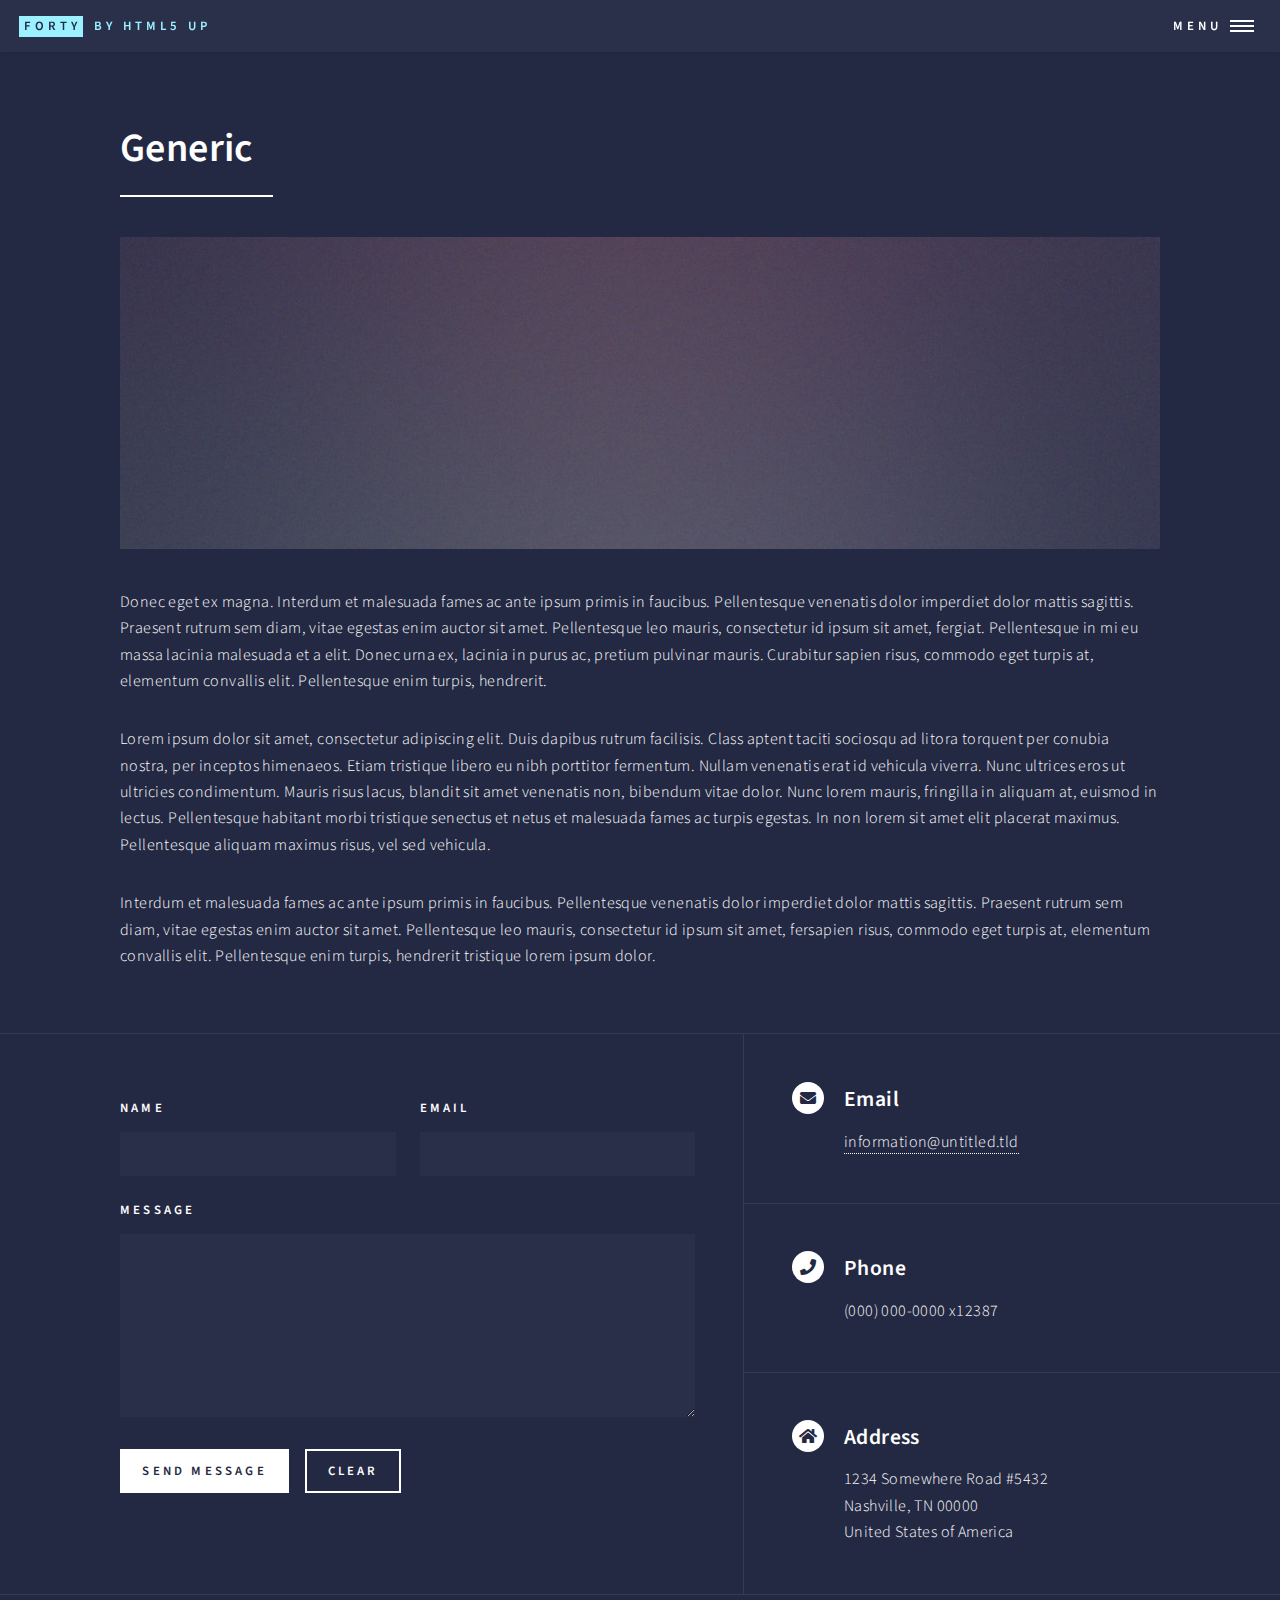
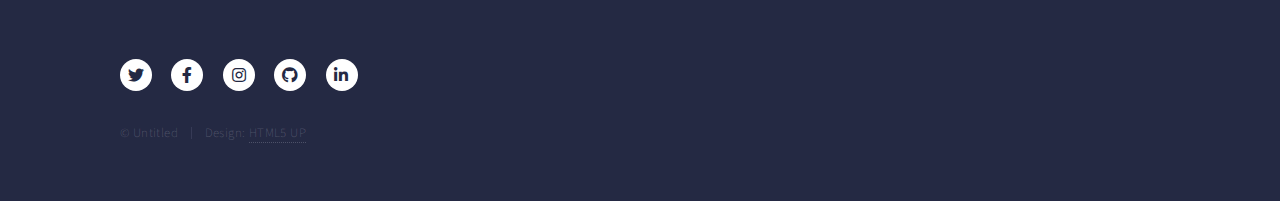
<file: webpage5/generic.html>
<!DOCTYPE HTML>
<!--
	Forty by HTML5 UP
	html5up.net | @ajlkn
	Free for personal and commercial use under the CCA 3.0 license (html5up.net/license)
-->
<html>
	<head>
		<title>Generic - Forty by HTML5 UP</title>
		<meta charset="utf-8" />
		<meta name="viewport" content="width=device-width, initial-scale=1, user-scalable=no" />
		<link rel="stylesheet" href="assets/css/main.css" />
		<noscript><link rel="stylesheet" href="assets/css/noscript.css" /></noscript>
	</head>
	<body class="is-preload">

		<!-- Wrapper -->
			<div id="wrapper">

				<!-- Header -->
					<header id="header">
						<a href="index.html" class="logo"><strong>Forty</strong> <span>by HTML5 UP</span></a>
						<nav>
							<a href="#menu">Menu</a>
						</nav>
					</header>

				<!-- Menu -->
					<nav id="menu">
						<ul class="links">
							<li><a href="index.html">Home</a></li>
							<li><a href="landing.html">Landing</a></li>
							<li><a href="generic.html">Generic</a></li>
							<li><a href="elements.html">Elements</a></li>
						</ul>
						<ul class="actions stacked">
							<li><a href="#" class="button primary fit">Get Started</a></li>
							<li><a href="#" class="button fit">Log In</a></li>
						</ul>
					</nav>

				<!-- Main -->
					<div id="main" class="alt">

						<!-- One -->
							<section id="one">
								<div class="inner">
									<header class="major">
										<h1>Generic</h1>
									</header>
									<span class="image main"><img src="images/pic11.jpg" alt="" /></span>
									<p>Donec eget ex magna. Interdum et malesuada fames ac ante ipsum primis in faucibus. Pellentesque venenatis dolor imperdiet dolor mattis sagittis. Praesent rutrum sem diam, vitae egestas enim auctor sit amet. Pellentesque leo mauris, consectetur id ipsum sit amet, fergiat. Pellentesque in mi eu massa lacinia malesuada et a elit. Donec urna ex, lacinia in purus ac, pretium pulvinar mauris. Curabitur sapien risus, commodo eget turpis at, elementum convallis elit. Pellentesque enim turpis, hendrerit.</p>
									<p>Lorem ipsum dolor sit amet, consectetur adipiscing elit. Duis dapibus rutrum facilisis. Class aptent taciti sociosqu ad litora torquent per conubia nostra, per inceptos himenaeos. Etiam tristique libero eu nibh porttitor fermentum. Nullam venenatis erat id vehicula viverra. Nunc ultrices eros ut ultricies condimentum. Mauris risus lacus, blandit sit amet venenatis non, bibendum vitae dolor. Nunc lorem mauris, fringilla in aliquam at, euismod in lectus. Pellentesque habitant morbi tristique senectus et netus et malesuada fames ac turpis egestas. In non lorem sit amet elit placerat maximus. Pellentesque aliquam maximus risus, vel sed vehicula.</p>
									<p>Interdum et malesuada fames ac ante ipsum primis in faucibus. Pellentesque venenatis dolor imperdiet dolor mattis sagittis. Praesent rutrum sem diam, vitae egestas enim auctor sit amet. Pellentesque leo mauris, consectetur id ipsum sit amet, fersapien risus, commodo eget turpis at, elementum convallis elit. Pellentesque enim turpis, hendrerit tristique lorem ipsum dolor.</p>
								</div>
							</section>

					</div>

				<!-- Contact -->
					<section id="contact">
						<div class="inner">
							<section>
								<form method="post" action="#">
									<div class="fields">
										<div class="field half">
											<label for="name">Name</label>
											<input type="text" name="name" id="name" />
										</div>
										<div class="field half">
											<label for="email">Email</label>
											<input type="text" name="email" id="email" />
										</div>
										<div class="field">
											<label for="message">Message</label>
											<textarea name="message" id="message" rows="6"></textarea>
										</div>
									</div>
									<ul class="actions">
										<li><input type="submit" value="Send Message" class="primary" /></li>
										<li><input type="reset" value="Clear" /></li>
									</ul>
								</form>
							</section>
							<section class="split">
								<section>
									<div class="contact-method">
										<span class="icon solid alt fa-envelope"></span>
										<h3>Email</h3>
										<a href="#">information@untitled.tld</a>
									</div>
								</section>
								<section>
									<div class="contact-method">
										<span class="icon solid alt fa-phone"></span>
										<h3>Phone</h3>
										<span>(000) 000-0000 x12387</span>
									</div>
								</section>
								<section>
									<div class="contact-method">
										<span class="icon solid alt fa-home"></span>
										<h3>Address</h3>
										<span>1234 Somewhere Road #5432<br />
										Nashville, TN 00000<br />
										United States of America</span>
									</div>
								</section>
							</section>
						</div>
					</section>

				<!-- Footer -->
					<footer id="footer">
						<div class="inner">
							<ul class="icons">
								<li><a href="#" class="icon brands alt fa-twitter"><span class="label">Twitter</span></a></li>
								<li><a href="#" class="icon brands alt fa-facebook-f"><span class="label">Facebook</span></a></li>
								<li><a href="#" class="icon brands alt fa-instagram"><span class="label">Instagram</span></a></li>
								<li><a href="#" class="icon brands alt fa-github"><span class="label">GitHub</span></a></li>
								<li><a href="#" class="icon brands alt fa-linkedin-in"><span class="label">LinkedIn</span></a></li>
							</ul>
							<ul class="copyright">
								<li>&copy; Untitled</li><li>Design: <a href="https://html5up.net">HTML5 UP</a></li>
							</ul>
						</div>
					</footer>

			</div>

		<!-- Scripts -->
			<script src="assets/js/jquery.min.js"></script>
			<script src="assets/js/jquery.scrolly.min.js"></script>
			<script src="assets/js/jquery.scrollex.min.js"></script>
			<script src="assets/js/browser.min.js"></script>
			<script src="assets/js/breakpoints.min.js"></script>
			<script src="assets/js/util.js"></script>
			<script src="assets/js/main.js"></script>

	</body>
</html>
</file>
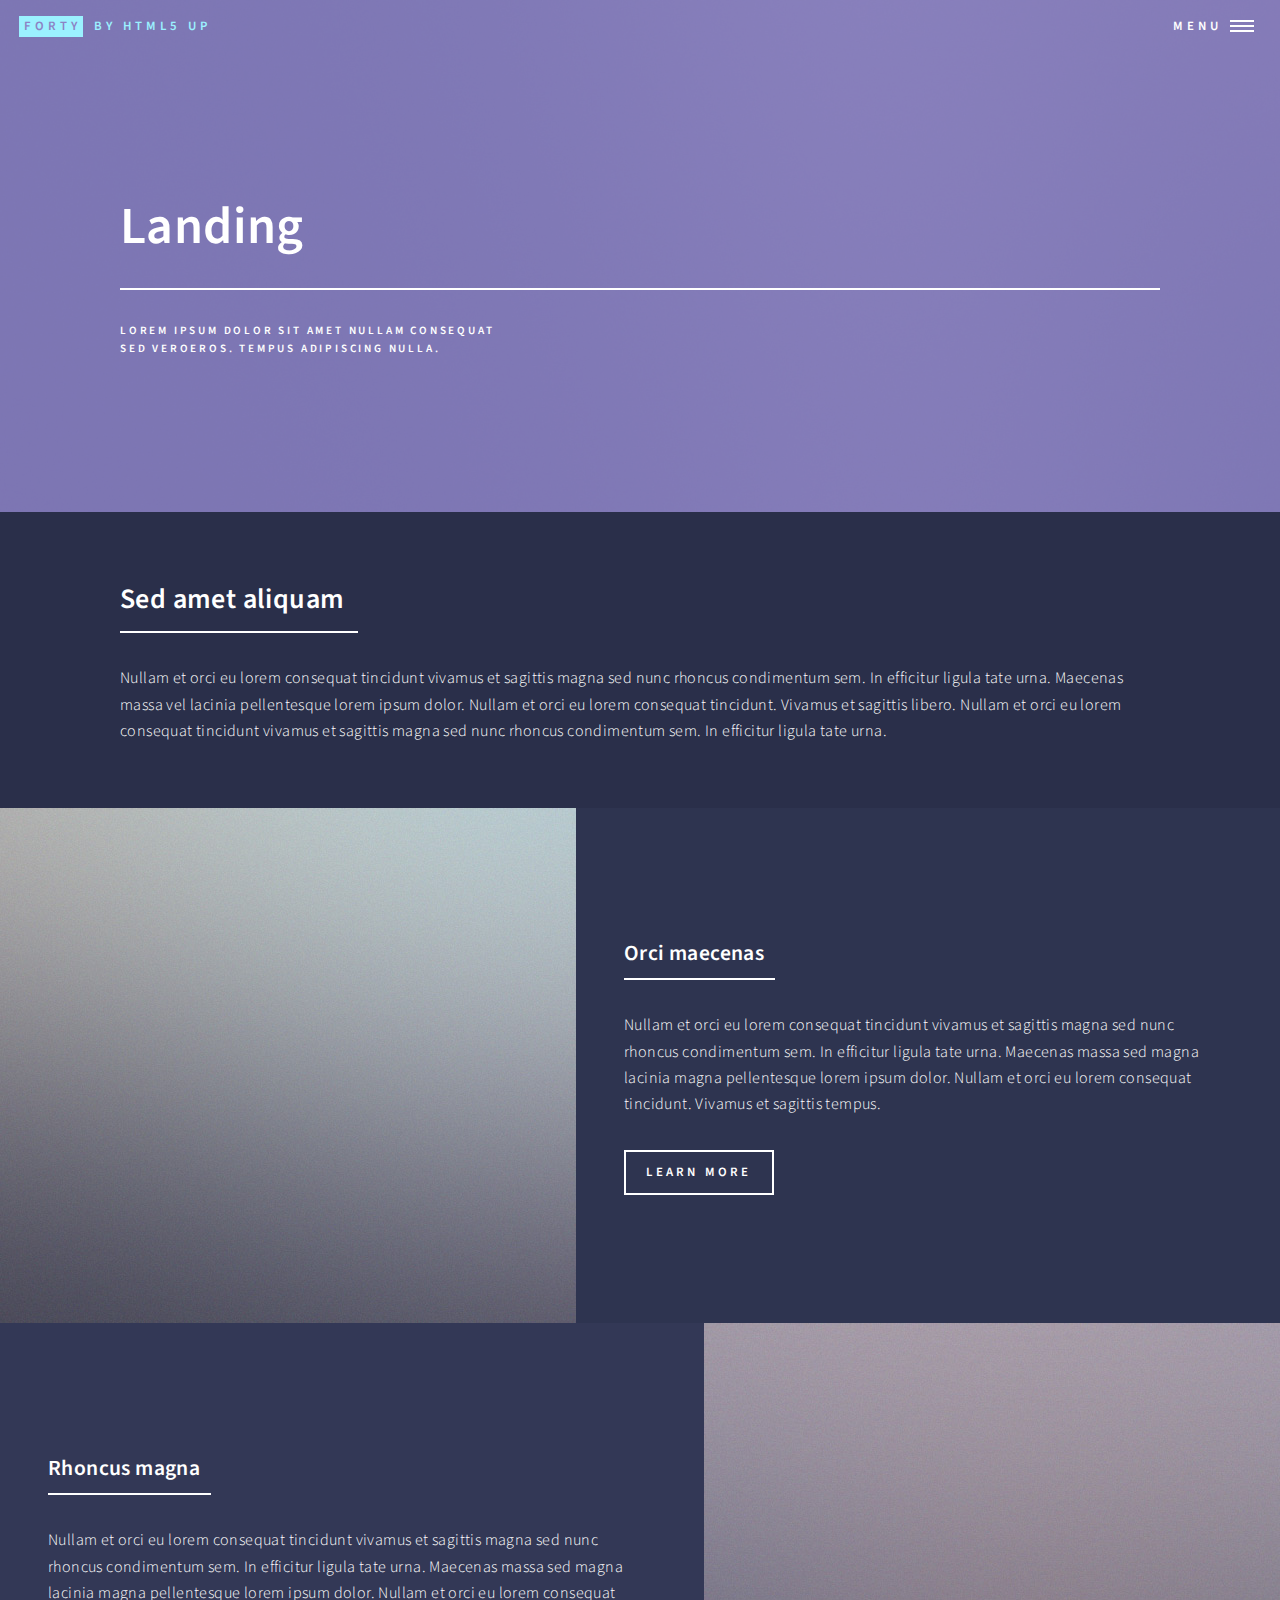
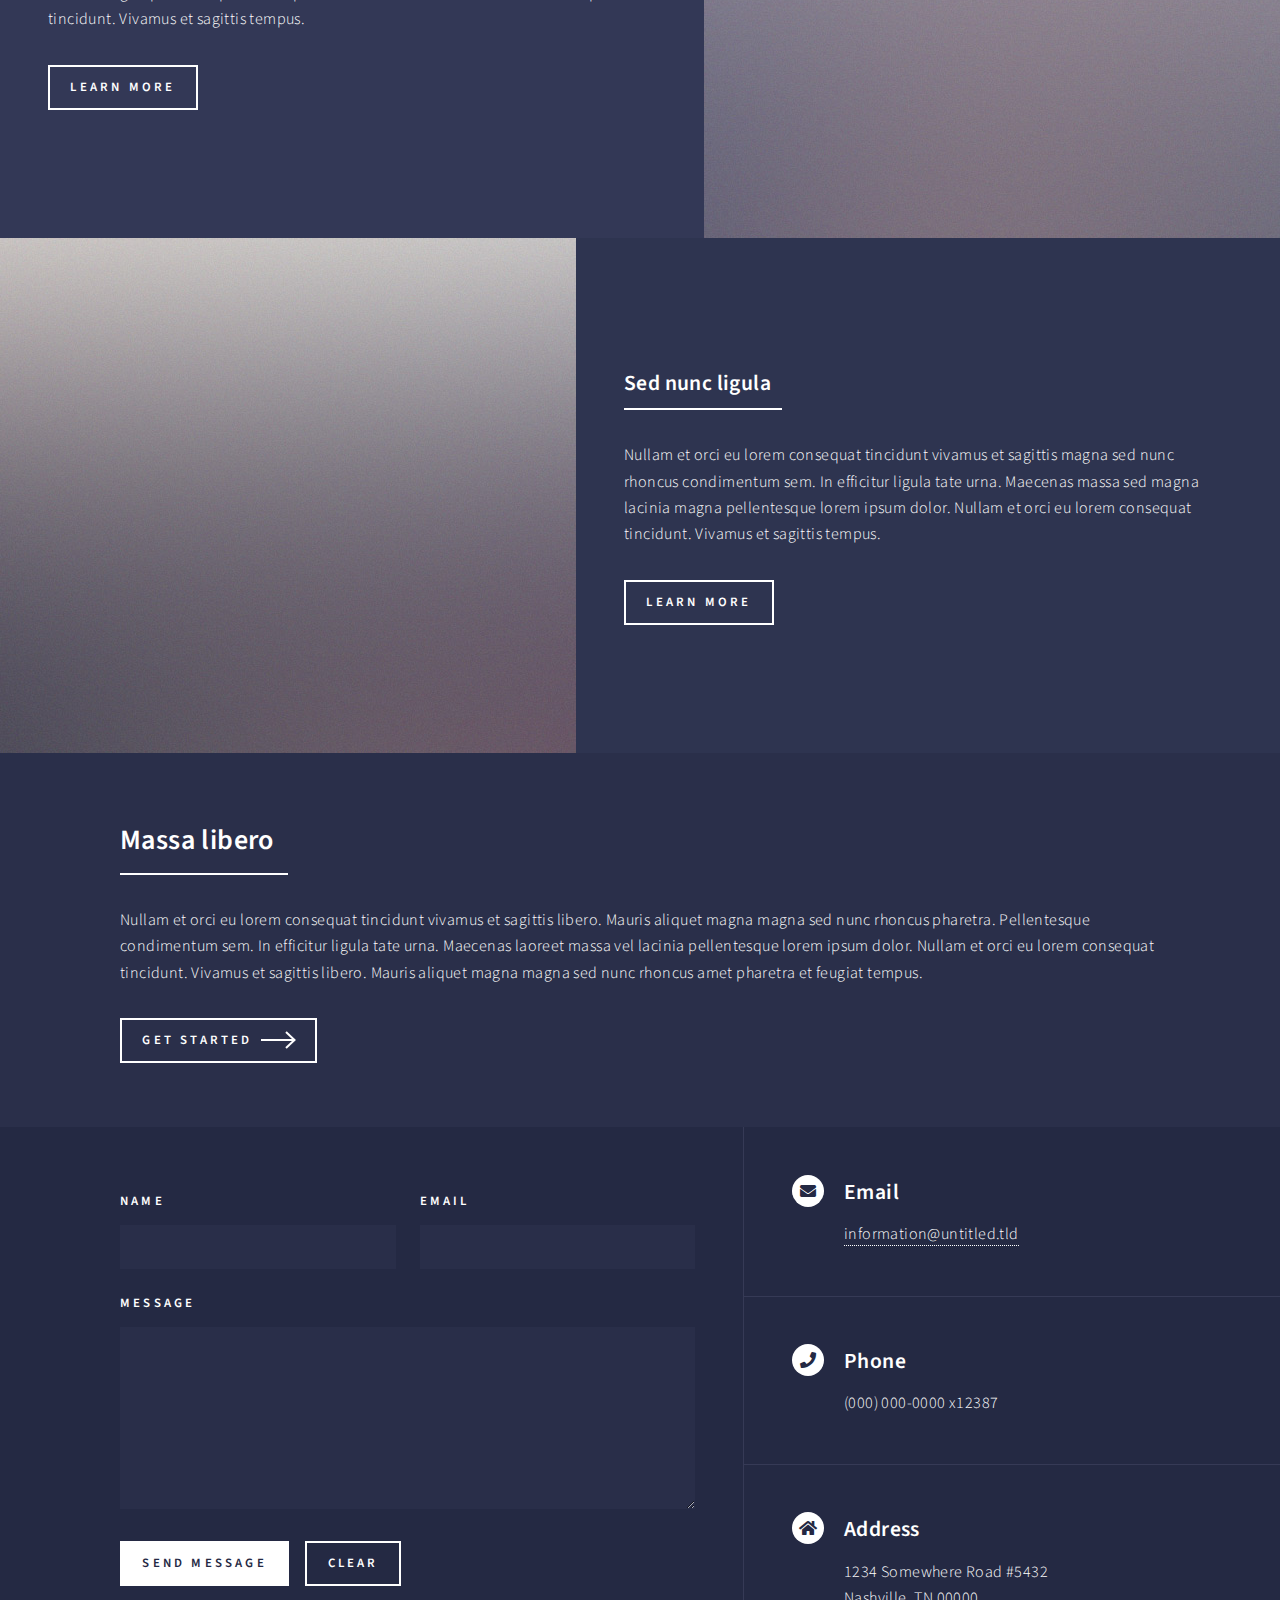
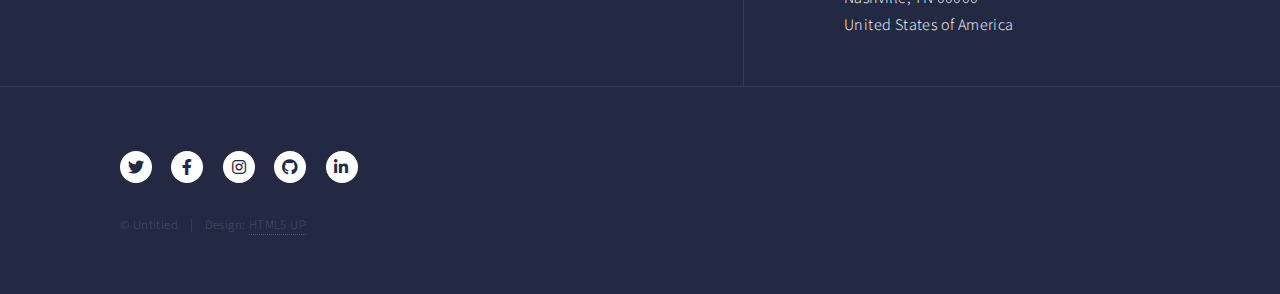
<file: webpage5/landing.html>
<!DOCTYPE HTML>
<!--
	Forty by HTML5 UP
	html5up.net | @ajlkn
	Free for personal and commercial use under the CCA 3.0 license (html5up.net/license)
-->
<html>
	<head>
		<title>Landing - Forty by HTML5 UP</title>
		<meta charset="utf-8" />
		<meta name="viewport" content="width=device-width, initial-scale=1, user-scalable=no" />
		<link rel="stylesheet" href="assets/css/main.css" />
		<noscript><link rel="stylesheet" href="assets/css/noscript.css" /></noscript>
	</head>
	<body class="is-preload">

		<!-- Wrapper -->
			<div id="wrapper">

				<!-- Header -->
				<!-- Note: The "styleN" class below should match that of the banner element. -->
					<header id="header" class="alt style2">
						<a href="index.html" class="logo"><strong>Forty</strong> <span>by HTML5 UP</span></a>
						<nav>
							<a href="#menu">Menu</a>
						</nav>
					</header>

				<!-- Menu -->
					<nav id="menu">
						<ul class="links">
							<li><a href="index.html">Home</a></li>
							<li><a href="landing.html">Landing</a></li>
							<li><a href="generic.html">Generic</a></li>
							<li><a href="elements.html">Elements</a></li>
						</ul>
						<ul class="actions stacked">
							<li><a href="#" class="button primary fit">Get Started</a></li>
							<li><a href="#" class="button fit">Log In</a></li>
						</ul>
					</nav>

				<!-- Banner -->
				<!-- Note: The "styleN" class below should match that of the header element. -->
					<section id="banner" class="style2">
						<div class="inner">
							<span class="image">
								<img src="images/pic07.jpg" alt="" />
							</span>
							<header class="major">
								<h1>Landing</h1>
							</header>
							<div class="content">
								<p>Lorem ipsum dolor sit amet nullam consequat<br />
								sed veroeros. tempus adipiscing nulla.</p>
							</div>
						</div>
					</section>

				<!-- Main -->
					<div id="main">

						<!-- One -->
							<section id="one">
								<div class="inner">
									<header class="major">
										<h2>Sed amet aliquam</h2>
									</header>
									<p>Nullam et orci eu lorem consequat tincidunt vivamus et sagittis magna sed nunc rhoncus condimentum sem. In efficitur ligula tate urna. Maecenas massa vel lacinia pellentesque lorem ipsum dolor. Nullam et orci eu lorem consequat tincidunt. Vivamus et sagittis libero. Nullam et orci eu lorem consequat tincidunt vivamus et sagittis magna sed nunc rhoncus condimentum sem. In efficitur ligula tate urna.</p>
								</div>
							</section>

						<!-- Two -->
							<section id="two" class="spotlights">
								<section>
									<a href="generic.html" class="image">
										<img src="images/pic08.jpg" alt="" data-position="center center" />
									</a>
									<div class="content">
										<div class="inner">
											<header class="major">
												<h3>Orci maecenas</h3>
											</header>
											<p>Nullam et orci eu lorem consequat tincidunt vivamus et sagittis magna sed nunc rhoncus condimentum sem. In efficitur ligula tate urna. Maecenas massa sed magna lacinia magna pellentesque lorem ipsum dolor. Nullam et orci eu lorem consequat tincidunt. Vivamus et sagittis tempus.</p>
											<ul class="actions">
												<li><a href="generic.html" class="button">Learn more</a></li>
											</ul>
										</div>
									</div>
								</section>
								<section>
									<a href="generic.html" class="image">
										<img src="images/pic09.jpg" alt="" data-position="top center" />
									</a>
									<div class="content">
										<div class="inner">
											<header class="major">
												<h3>Rhoncus magna</h3>
											</header>
											<p>Nullam et orci eu lorem consequat tincidunt vivamus et sagittis magna sed nunc rhoncus condimentum sem. In efficitur ligula tate urna. Maecenas massa sed magna lacinia magna pellentesque lorem ipsum dolor. Nullam et orci eu lorem consequat tincidunt. Vivamus et sagittis tempus.</p>
											<ul class="actions">
												<li><a href="generic.html" class="button">Learn more</a></li>
											</ul>
										</div>
									</div>
								</section>
								<section>
									<a href="generic.html" class="image">
										<img src="images/pic10.jpg" alt="" data-position="25% 25%" />
									</a>
									<div class="content">
										<div class="inner">
											<header class="major">
												<h3>Sed nunc ligula</h3>
											</header>
											<p>Nullam et orci eu lorem consequat tincidunt vivamus et sagittis magna sed nunc rhoncus condimentum sem. In efficitur ligula tate urna. Maecenas massa sed magna lacinia magna pellentesque lorem ipsum dolor. Nullam et orci eu lorem consequat tincidunt. Vivamus et sagittis tempus.</p>
											<ul class="actions">
												<li><a href="generic.html" class="button">Learn more</a></li>
											</ul>
										</div>
									</div>
								</section>
							</section>

						<!-- Three -->
							<section id="three">
								<div class="inner">
									<header class="major">
										<h2>Massa libero</h2>
									</header>
									<p>Nullam et orci eu lorem consequat tincidunt vivamus et sagittis libero. Mauris aliquet magna magna sed nunc rhoncus pharetra. Pellentesque condimentum sem. In efficitur ligula tate urna. Maecenas laoreet massa vel lacinia pellentesque lorem ipsum dolor. Nullam et orci eu lorem consequat tincidunt. Vivamus et sagittis libero. Mauris aliquet magna magna sed nunc rhoncus amet pharetra et feugiat tempus.</p>
									<ul class="actions">
										<li><a href="generic.html" class="button next">Get Started</a></li>
									</ul>
								</div>
							</section>

					</div>

				<!-- Contact -->
					<section id="contact">
						<div class="inner">
							<section>
								<form method="post" action="#">
									<div class="fields">
										<div class="field half">
											<label for="name">Name</label>
											<input type="text" name="name" id="name" />
										</div>
										<div class="field half">
											<label for="email">Email</label>
											<input type="text" name="email" id="email" />
										</div>
										<div class="field">
											<label for="message">Message</label>
											<textarea name="message" id="message" rows="6"></textarea>
										</div>
									</div>
									<ul class="actions">
										<li><input type="submit" value="Send Message" class="primary" /></li>
										<li><input type="reset" value="Clear" /></li>
									</ul>
								</form>
							</section>
							<section class="split">
								<section>
									<div class="contact-method">
										<span class="icon solid alt fa-envelope"></span>
										<h3>Email</h3>
										<a href="#">information@untitled.tld</a>
									</div>
								</section>
								<section>
									<div class="contact-method">
										<span class="icon solid alt fa-phone"></span>
										<h3>Phone</h3>
										<span>(000) 000-0000 x12387</span>
									</div>
								</section>
								<section>
									<div class="contact-method">
										<span class="icon solid alt fa-home"></span>
										<h3>Address</h3>
										<span>1234 Somewhere Road #5432<br />
										Nashville, TN 00000<br />
										United States of America</span>
									</div>
								</section>
							</section>
						</div>
					</section>

				<!-- Footer -->
					<footer id="footer">
						<div class="inner">
							<ul class="icons">
								<li><a href="#" class="icon brands alt fa-twitter"><span class="label">Twitter</span></a></li>
								<li><a href="#" class="icon brands alt fa-facebook-f"><span class="label">Facebook</span></a></li>
								<li><a href="#" class="icon brands alt fa-instagram"><span class="label">Instagram</span></a></li>
								<li><a href="#" class="icon brands alt fa-github"><span class="label">GitHub</span></a></li>
								<li><a href="#" class="icon brands alt fa-linkedin-in"><span class="label">LinkedIn</span></a></li>
							</ul>
							<ul class="copyright">
								<li>&copy; Untitled</li><li>Design: <a href="https://html5up.net">HTML5 UP</a></li>
							</ul>
						</div>
					</footer>

			</div>

		<!-- Scripts -->
			<script src="assets/js/jquery.min.js"></script>
			<script src="assets/js/jquery.scrolly.min.js"></script>
			<script src="assets/js/jquery.scrollex.min.js"></script>
			<script src="assets/js/browser.min.js"></script>
			<script src="assets/js/breakpoints.min.js"></script>
			<script src="assets/js/util.js"></script>
			<script src="assets/js/main.js"></script>

	</body>
</html>
</file>
<file: style.css>
*, *:before, *:after{
  margin: 0;
  padding: 0;
  box-sizing: border-box;
  font-family: 'Nunito', sans-serif;
}

body{
  width: 100%;
  height: 100vh;
  display: flex;
  justify-content: center;
  align-items: center;
  background: -webkit-linear-gradient(left, #7579ff, #b224ef);
  font-family: 'Nunito', sans-serif;
}

input, button{
  border:none;
  outline: none;
  background: none;
}

.cont{
  overflow: hidden;
  position: relative;
  width: 900px;
  height: 550px;
  background: #fff;
  box-shadow: 0 19px 38px rgba(0, 0, 0, 0.30), 0 15px 12px rgba(0, 0, 0, 0.22);
}

.form{
  position: relative;
  width: 640px;
  height: 100%;
  padding: 50px 30px;
  -webkit-transition:-webkit-transform 1.2s ease-in-out;
  transition: -webkit-transform 1.2s ease-in-out;
  transition: transform 1.2s ease-in-out;
  transition: transform 1.2s ease-in-out, -webkit-transform 1.2s ease-in-out;
}

h2{
  width: 100%;
  font-size: 30px;
  text-align: center;
}

label{
  display: block;
  width: 260px;
  margin: 25px auto 0;
  text-align: center;
}

label span{
  font-size: 14px;
  font-weight: 600;
  color: #505f75;
  text-transform: uppercase;
}

input{
  display: block;
  width: 100%;
  margin-top: 5px;
  font-size: 16px;
  padding-bottom: 5px;
  border-bottom: 1px solid rgba(109, 93, 93, 0.4);
  text-align: center;
  font-family: 'Nunito', sans-serif; 
}

button{
  display: block;
  margin: 0 auto;
  width: 260px;
  height: 36px;
  border-radius: 30px;
  color: #fff;
  font-size: 15px;
  cursor: pointer;
}

.submit{
  margin-top: 40px;
  margin-bottom: 30px;
  text-transform: uppercase;
  font-weight: 600;
  font-family: 'Nunito', sans-serif;
  background: -webkit-linear-gradient(left, #7579ff, #b224ef);
}

.submit:hover{
  background: -webkit-linear-gradient(left, #b224ef, #7579ff);
}

.forgot-pass{
  margin-top: 15px;
  text-align: center;
  font-size: 14px;
  font-weight: 600;
  color: #0c0101;
  cursor: pointer;
}

.forgot-pass:hover{
  color: red;
}

.social-media{
  width: 100%;
  text-align: center;
  margin-top: 20px;
}

.social-media ul{
  list-style: none;
}

.social-media ul li{
  display: inline-block;
  cursor: pointer;
  margin: 25px 15px;
}

.social-media img{
  width: 40px;
  height: 40px;
}

.sub-cont{
  overflow: hidden;
  position: absolute;
  left: 640px;
  top: 0;
  width: 900px;
  height: 100%;
  padding-left: 260px;
  background: #fff;
  -webkit-transition: -webkit-transform 1.2s ease-in-out;
  transition: -webkit-transform 1.2s ease-in-out;
  transition: transform 1.2s ease-in-out;
}

.cont.s-signup .sub-cont{
  -webkit-transform:translate3d(-640px, 0, 0);
          transform:translate3d(-640px, 0, 0);
}

.img{
  overflow: hidden;
  z-index: 2;
  position: absolute;
  left: 0;
  top: 0;
  width: 260px;
  height: 100%;
  padding-top: 360px;
}

.img:before{
  content: '';
  position: absolute;
  right: 0;
  top: 0;
  width: 900px;
  height: 100%;
  background-image: url(signupback.jpg);
  background-size: cover;
  transition: -webkit-transform 1.2s ease-in-out;
  transition: transform 1.2s ease-in-out, -webkit-transform 1.2s ease-in-out;
}

.img:after{
  content: '';
  position: absolute;
  left: 0;
  top: 0;
  width: 100%;
  height: 100%;
  background: rgba(0,0,0,0.3);
}

.cont.s-signup .img:before{
  -webkit-transform:translate3d(640px, 0, 0);
          transform:translate3d(640px, 0, 0);
}

.img-text{
  z-index: 2;
  position: absolute;
  left: 0;
  top: 50px;
  width: 100%;
  padding: 0 20px;
  text-align: center;
  color: #fff;
  -webkit-transition:-webkit-transform 1.2s ease-in-out;
  transition: -webkit-transform 1.2s ease-in-out;
  transition: transform 1.2s ease-in-out, -webkit-transform 1.2s ease-in-out;
}

.img-text h2{
  margin-bottom: 10px;
  font-weight: normal;
}

.img-text p{
  font-size: 14px;
  line-height: 1.5;
}

.cont.s-signup .img-text.m-up{
  -webkit-transform:translateX(520px);
          transform:translateX(520px);
}

.img-text.m-in{
  -webkit-transform:translateX(-520px);
          transform:translateX(-520px);
}

.cont.s-signup .img-text.m-in{
  -webkit-transform:translateX(0);
          transform:translateX(0);
}


.sign-in{
  padding-top: 65px;
  -webkit-transition-timing-function:ease-out;
          transition-timing-function:ease-out;
}

.cont.s-signup .sign-in{
  -webkit-transition-timing-function:ease-in-out;
          transition-timing-function:ease-in-out;
  -webkit-transition-duration:1.2s;
          transition-duration:1.2s; 
  -webkit-transform:translate3d(640px, 0, 0);
          transform:translate3d(640px, 0, 0);
}

.img-btn{
  overflow: hidden;
  z-index: 2;
  position: relative;
  width: 100px;
  height: 36px;
  margin: 0 auto;
  background: transparent;
  color: #fff;
  text-transform: uppercase;
  font-size: 15px;
  cursor: pointer;
}

.img-btn:after{
  content: '';
  z-index: 2;
  position: absolute;
  left: 0;
  top: 0;
  width: 100%;
  height: 100%;
  border: 2px solid #fff;
  border-radius: 30px;
}

.img-btn span{
  position: absolute;
  left: 0;
  top: 0;
  display: -webkit-box;
  display: flex;
  -webkit-box-pack:center;
  justify-content: center;
  align-items: center;
  width: 100%;
  height: 100%;
  -webkit-transition:-webkit-transform 1.2s;
  transition: -webkit-transform 1.2s;
  transition: transform 1.2s;
  transition: transform 1.2s, -webkit-transform 1.2s;;
}

.img-btn span.m-in{
  -webkit-transform:translateY(-72px);
          transform:translateY(-72px);
}

.cont.s-signup .img-btn span.m-in{
  -webkit-transform:translateY(0);
          transform:translateY(0);
}

.cont.s-signup .img-btn span.m-up{
  -webkit-transform:translateY(72px);
          transform:translateY(72px);
}

.sign-up{
  -webkit-transform:translate3d(-900px, 0, 0);
          transform:translate3d(-900px, 0, 0);
}

.cont.s-signup .sign-up{
  -webkit-transform:translate3d(0, 0, 0);
          transform:translate3d(0, 0, 0);
}
</file>
<file: webpage5/assets/css/noscript.css>
/*
	Forty by HTML5 UP
	html5up.net | @ajlkn
	Free for personal and commercial use under the CCA 3.0 license (html5up.net/license)
*/

/* Banner */

	body.is-preload #banner:after {
		opacity: 0.85;
	}

	body.is-preload #banner > .inner {
		-moz-filter: none;
		-webkit-filter: none;
		-ms-filter: none;
		filter: none;
		-moz-transform: none;
		-webkit-transform: none;
		-ms-transform: none;
		transform: none;
		opacity: 1;
	}
</file>
<file: know more/assets/css/main.css>
@import url("fontawesome-all.min.css");
@import url("https://fonts.googleapis.com/css?family=Roboto:100,100italic,300,300italic,400,400italic");



html, body, div, span, applet, object,
iframe, h1, h2, h3, h4, h5, h6, p, blockquote,
pre, a, abbr, acronym, address, big, cite,
code, del, dfn, em, img, ins, kbd, q, s, samp,
small, strike, strong, sub, sup, tt, var, b,
u, i, center, dl, dt, dd, ol, ul, li, fieldset,
form, label, legend, table, caption, tbody,
tfoot, thead, tr, th, td, article, aside,
canvas, details, embed, figure, figcaption,
footer, header, hgroup, menu, nav, output, ruby,
section, summary, time, mark, audio, video {
	margin: 0;
	padding: 0;
	border: 0;
	font-size: 100%;
	font: inherit;
	vertical-align: baseline;}

article, aside, details, figcaption, figure,
footer, header, hgroup, menu, nav, section {
	display: block;}

body {
	line-height: 1;
}

ol, ul {
	list-style: none;
}

blockquote, q {
	quotes: none;
}

	blockquote:before, blockquote:after, q:before, q:after {
		content: '';
		content: none;
	}

table {
	border-collapse: collapse;
	border-spacing: 0;
}

body {
	-webkit-text-size-adjust: none;
}

mark {
	background-color:  linear-gradient(rgba(0, 0, 0, 0.5),
	rgba(0, 0, 0, 0.5)), url("D:\WWM project\know more\images\header.jpg");
	color: inherit;
}

input::-moz-focus-inner {
	border: 0;
	padding: 0;
}

input, select, textarea {
	-moz-appearance: none;
	-webkit-appearance: none;
	-ms-appearance: none;
	appearance: none;
}

/* Basic */

	@-ms-viewport {
		width: device-width;
	}

	html {
		box-sizing: border-box;
	}

	*, *:before, *:after {
		box-sizing: inherit;
	}

	body {
		background: #F8F8F8;
		font-family: 'Roboto', sans-serif;
		font-weight: 300;
		font-size: 17pt;
		line-height: 1.75em;
		color: #888;
		-webkit-text-stroke: 0.1px;
	}

		body.is-preload *, body.is-preload *:before, body.is-preload *:after {
			-moz-animation: none !important;
			-webkit-animation: none !important;
			-ms-animation: none !important;
			animation: none !important;
			-moz-transition: none !important;
			-webkit-transition: none !important;
			-ms-transition: none !important;
			transition: none !important;
		}

	.dark {
		color: #aaa;
		color: rgba(255, 255, 255, 0.65);
	}

	input, textarea, select {
		font-family: 'Roboto', sans-serif;
		font-weight: 300;
		font-size: 17pt;
		line-height: 1.75em;
		color: #888;
		-webkit-text-stroke: 0.1px;
	}

	h1, h2, h3, h4, h5, h6 {
		color: #666;
		margin: 0 0 1em 0;
		font-weight: 100;
		line-height: 1.5em;
	}

	h1 a, h2 a, h3 a, h4 a, h5 a, h6 a {
		color: inherit;
		text-decoration: none;
	}

	.dark h1, .dark h2, .dark h3, .dark h4, .dark h5, .dark h6 {
		color: #fff;
	}

	strong, b {
		font-weight: 400;
		color: inherit;
	}

	.dark strong, .dark b {
		color: #fff;
		color: rgba(255, 255, 255, 0.85);
	}

	em, i {
		font-style: italic;
	}

	a {
		-moz-transition: border-bottom-color 0.25s ease-in-out;
		-webkit-transition: border-bottom-color 0.25s ease-in-out;
		-ms-transition: border-bottom-color 0.25s ease-in-out;
		transition: border-bottom-color 0.25s ease-in-out;
		color: inherit;
		text-decoration: none;
		border-bottom: dotted 1px rgba(0, 0, 0, 0.25);
	}

		a:hover {
			border-bottom-color: rgba(0, 0, 0, 0);
		}

	.dark a {
		color: #fff;
		border-bottom-color: rgba(255, 255, 255, 0.5);
	}

		.dark a:hover {
			border-bottom-color: rgba(255, 255, 255, 0);
		}

	sub {
		position: relative;
		top: 0.5em;
		font-size: 0.8em;
	}

	sup {
		position: relative;
		top: -0.5em;
		font-size: 0.8em;
	}

	hr {
		border: 0;
		border-top: solid 1px #e6e6e6;
		margin: 2em 0 2em 0;
	}

	.dark hr {
		border-top-color: rgba(255, 255, 255, 0.5);
	}

	blockquote {
		border-left: solid 0.25em #e6e6e6;
		padding: 1em 0 1em 2em;
		font-style: italic;
	}

	.dark blockquote {
		border-left-color: rgba(255, 255, 255, 0.5);
	}

	p, ul, ol, dl, table {
		margin-bottom: 1em;
	}

	p {
		text-align: justify;
	}

	header {
		margin-bottom: 1em;
	}

		header h1, header h2, header h3, header h4, header h5, header h6 {
			margin: 0;
		}

		header p {
			display: block;
			margin: 0;
			padding: 0.25em 0 0.5em 0;
		}

	footer {
		padding-top: 1.5em;
	}

	br.clear {
		clear: both;
	}

	.featured {
		text-align: center;
	}

		.featured p {
			text-align: center;
		}

/* Container */

	.container {
		margin: 0 auto;
		max-width: 100%;
		width: 1360px;
	}

		.container.medium {
			width: 1020px;
		}

		@media screen and (max-width: 1680px) {

			.container {
				width: 1200px;
			}

				.container.medium {
					width: 900px;
				}

		}

		@media screen and (max-width: 1280px) {

			.container {
				width: 960px;
			}

				.container.medium {
					width: 720px;
				}

		}

		@media screen and (max-width: 1000px) {

			.container {
				width: 100% !important;
			}

		}

/* Row */

	.row {
		display: flex;
		flex-wrap: wrap;
		box-sizing: border-box;
		align-items: stretch;
	}

		.row > * {
			box-sizing: border-box;
		}

		.row.gtr-uniform > * > :last-child {
			margin-bottom: 0;
		}

		.row.aln-left {
			justify-content: flex-start;
		}

		.row.aln-center {
			justify-content: center;
		}

		.row.aln-right {
			justify-content: flex-end;
		}

		.row.aln-top {
			align-items: flex-start;
		}

		.row.aln-middle {
			align-items: center;
		}

		.row.aln-bottom {
			align-items: flex-end;
		}

		.row > .imp {
			order: -1;
		}

		.row > .col-1 {
			width: 8.33333%;
		}

		.row > .off-1 {
			margin-left: 8.33333%;
		}

		.row > .col-2 {
			width: 16.66667%;
		}

		.row > .off-2 {
			margin-left: 16.66667%;
		}

		.row > .col-3 {
			width: 25%;
		}

		.row > .off-3 {
			margin-left: 25%;
		}

		.row > .col-4 {
			width: 33.33333%;
		}

		.row > .off-4 {
			margin-left: 33.33333%;
		}

		.row > .col-5 {
			width: 41.66667%;
		}

		.row > .off-5 {
			margin-left: 41.66667%;
		}

		.row > .col-6 {
			width: 50%;
		}

		.row > .off-6 {
			margin-left: 50%;
		}

		.row > .col-7 {
			width: 58.33333%;
		}

		.row > .off-7 {
			margin-left: 58.33333%;
		}

		.row > .col-8 {
			width: 66.66667%;
		}

		.row > .off-8 {
			margin-left: 66.66667%;
		}

		.row > .col-9 {
			width: 75%;
		}

		.row > .off-9 {
			margin-left: 75%;
		}

		.row > .col-10 {
			width: 83.33333%;
		}

		.row > .off-10 {
			margin-left: 83.33333%;
		}

		.row > .col-11 {
			width: 91.66667%;
		}

		.row > .off-11 {
			margin-left: 91.66667%;
		}

		.row > .col-12 {
			width: 100%;
		}

		.row > .off-12 {
			margin-left: 100%;
		}

		.row.gtr-0 {
			margin-top: 0px;
			margin-left: 0px;
		}

			.row.gtr-0 > * {
				padding: 0px 0 0 0px;
			}

			.row.gtr-0.gtr-uniform {
				margin-top: 0px;
			}

				.row.gtr-0.gtr-uniform > * {
					padding-top: 0px;
				}

		.row.gtr-25 {
			margin-top: -12.5px;
			margin-left: -12.5px;
		}

			.row.gtr-25 > * {
				padding: 12.5px 0 0 12.5px;
			}

			.row.gtr-25.gtr-uniform {
				margin-top: -12.5px;
			}

				.row.gtr-25.gtr-uniform > * {
					padding-top: 12.5px;
				}

		.row.gtr-50 {
			margin-top: -25px;
			margin-left: -25px;
		}

			.row.gtr-50 > * {
				padding: 25px 0 0 25px;
			}

			.row.gtr-50.gtr-uniform {
				margin-top: -25px;
			}

				.row.gtr-50.gtr-uniform > * {
					padding-top: 25px;
				}

		.row {
			margin-top: -50px;
			margin-left: -50px;
		}

			.row > * {
				padding: 50px 0 0 50px;
			}

			.row.gtr-uniform {
				margin-top: -50px;
			}

				.row.gtr-uniform > * {
					padding-top: 50px;
				}

		.row.gtr-150 {
			margin-top: -75px;
			margin-left: -75px;
		}

			.row.gtr-150 > * {
				padding: 75px 0 0 75px;
			}

			.row.gtr-150.gtr-uniform {
				margin-top: -75px;
			}

				.row.gtr-150.gtr-uniform > * {
					padding-top: 75px;
				}

		.row.gtr-200 {
			margin-top: -100px;
			margin-left: -100px;
		}

			.row.gtr-200 > * {
				padding: 100px 0 0 100px;
			}

			.row.gtr-200.gtr-uniform {
				margin-top: -100px;
			}

				.row.gtr-200.gtr-uniform > * {
					padding-top: 100px;
				}

		@media screen and (max-width: 1680px) {

			.row {
				display: flex;
				flex-wrap: wrap;
				box-sizing: border-box;
				align-items: stretch;
			}

				.row > * {
					box-sizing: border-box;
				}

				.row.gtr-uniform > * > :last-child {
					margin-bottom: 0;
				}

				.row.aln-left {
					justify-content: flex-start;
				}

				.row.aln-center {
					justify-content: center;
				}

				.row.aln-right {
					justify-content: flex-end;
				}

				.row.aln-top {
					align-items: flex-start;
				}

				.row.aln-middle {
					align-items: center;
				}

				.row.aln-bottom {
					align-items: flex-end;
				}

				.row > .imp-wide {
					order: -1;
				}

				.row > .col-1-wide {
					width: 8.33333%;
				}

				.row > .off-1-wide {
					margin-left: 8.33333%;
				}

				.row > .col-2-wide {
					width: 16.66667%;
				}

				.row > .off-2-wide {
					margin-left: 16.66667%;
				}

				.row > .col-3-wide {
					width: 25%;
				}

				.row > .off-3-wide {
					margin-left: 25%;
				}

				.row > .col-4-wide {
					width: 33.33333%;
				}

				.row > .off-4-wide {
					margin-left: 33.33333%;
				}

				.row > .col-5-wide {
					width: 41.66667%;
				}

				.row > .off-5-wide {
					margin-left: 41.66667%;
				}

				.row > .col-6-wide {
					width: 50%;
				}

				.row > .off-6-wide {
					margin-left: 50%;
				}

				.row > .col-7-wide {
					width: 58.33333%;
				}

				.row > .off-7-wide {
					margin-left: 58.33333%;
				}

				.row > .col-8-wide {
					width: 66.66667%;
				}

				.row > .off-8-wide {
					margin-left: 66.66667%;
				}

				.row > .col-9-wide {
					width: 75%;
				}

				.row > .off-9-wide {
					margin-left: 75%;
				}

				.row > .col-10-wide {
					width: 83.33333%;
				}

				.row > .off-10-wide {
					margin-left: 83.33333%;
				}

				.row > .col-11-wide {
					width: 91.66667%;
				}

				.row > .off-11-wide {
					margin-left: 91.66667%;
				}

				.row > .col-12-wide {
					width: 100%;
				}

				.row > .off-12-wide {
					margin-left: 100%;
				}

				.row.gtr-0 {
					margin-top: 0px;
					margin-left: 0px;
				}

					.row.gtr-0 > * {
						padding: 0px 0 0 0px;
					}

					.row.gtr-0.gtr-uniform {
						margin-top: 0px;
					}

						.row.gtr-0.gtr-uniform > * {
							padding-top: 0px;
						}

				.row.gtr-25 {
					margin-top: -10px;
					margin-left: -10px;
				}

					.row.gtr-25 > * {
						padding: 10px 0 0 10px;
					}

					.row.gtr-25.gtr-uniform {
						margin-top: -10px;
					}

						.row.gtr-25.gtr-uniform > * {
							padding-top: 10px;
						}

				.row.gtr-50 {
					margin-top: -20px;
					margin-left: -20px;
				}

					.row.gtr-50 > * {
						padding: 20px 0 0 20px;
					}

					.row.gtr-50.gtr-uniform {
						margin-top: -20px;
					}

						.row.gtr-50.gtr-uniform > * {
							padding-top: 20px;
						}

				.row {
					margin-top: -40px;
					margin-left: -40px;
				}

					.row > * {
						padding: 40px 0 0 40px;
					}

					.row.gtr-uniform {
						margin-top: -40px;
					}

						.row.gtr-uniform > * {
							padding-top: 40px;
						}

				.row.gtr-150 {
					margin-top: -60px;
					margin-left: -60px;
				}

					.row.gtr-150 > * {
						padding: 60px 0 0 60px;
					}

					.row.gtr-150.gtr-uniform {
						margin-top: -60px;
					}

						.row.gtr-150.gtr-uniform > * {
							padding-top: 60px;
						}

				.row.gtr-200 {
					margin-top: -80px;
					margin-left: -80px;
				}

					.row.gtr-200 > * {
						padding: 80px 0 0 80px;
					}

					.row.gtr-200.gtr-uniform {
						margin-top: -80px;
					}

						.row.gtr-200.gtr-uniform > * {
							padding-top: 80px;
						}

		}

		@media screen and (max-width: 1280px) {

			.row {
				display: flex;
				flex-wrap: wrap;
				box-sizing: border-box;
				align-items: stretch;
			}

				.row > * {
					box-sizing: border-box;
				}

				.row.gtr-uniform > * > :last-child {
					margin-bottom: 0;
				}

				.row.aln-left {
					justify-content: flex-start;
				}

				.row.aln-center {
					justify-content: center;
				}

				.row.aln-right {
					justify-content: flex-end;
				}

				.row.aln-top {
					align-items: flex-start;
				}

				.row.aln-middle {
					align-items: center;
				}

				.row.aln-bottom {
					align-items: flex-end;
				}

				.row > .imp-normal {
					order: -1;
				}

				.row > .col-1-normal {
					width: 8.33333%;
				}

				.row > .off-1-normal {
					margin-left: 8.33333%;
				}

				.row > .col-2-normal {
					width: 16.66667%;
				}

				.row > .off-2-normal {
					margin-left: 16.66667%;
				}

				.row > .col-3-normal {
					width: 25%;
				}

				.row > .off-3-normal {
					margin-left: 25%;
				}

				.row > .col-4-normal {
					width: 33.33333%;
				}

				.row > .off-4-normal {
					margin-left: 33.33333%;
				}

				.row > .col-5-normal {
					width: 41.66667%;
				}

				.row > .off-5-normal {
					margin-left: 41.66667%;
				}

				.row > .col-6-normal {
					width: 50%;
				}

				.row > .off-6-normal {
					margin-left: 50%;
				}

				.row > .col-7-normal {
					width: 58.33333%;
				}

				.row > .off-7-normal {
					margin-left: 58.33333%;
				}

				.row > .col-8-normal {
					width: 66.66667%;
				}

				.row > .off-8-normal {
					margin-left: 66.66667%;
				}

				.row > .col-9-normal {
					width: 75%;
				}

				.row > .off-9-normal {
					margin-left: 75%;
				}

				.row > .col-10-normal {
					width: 83.33333%;
				}

				.row > .off-10-normal {
					margin-left: 83.33333%;
				}

				.row > .col-11-normal {
					width: 91.66667%;
				}

				.row > .off-11-normal {
					margin-left: 91.66667%;
				}

				.row > .col-12-normal {
					width: 100%;
				}

				.row > .off-12-normal {
					margin-left: 100%;
				}

				.row.gtr-0 {
					margin-top: 0px;
					margin-left: 0px;
				}

					.row.gtr-0 > * {
						padding: 0px 0 0 0px;
					}

					.row.gtr-0.gtr-uniform {
						margin-top: 0px;
					}

						.row.gtr-0.gtr-uniform > * {
							padding-top: 0px;
						}

				.row.gtr-25 {
					margin-top: -7.5px;
					margin-left: -7.5px;
				}

					.row.gtr-25 > * {
						padding: 7.5px 0 0 7.5px;
					}

					.row.gtr-25.gtr-uniform {
						margin-top: -7.5px;
					}

						.row.gtr-25.gtr-uniform > * {
							padding-top: 7.5px;
						}

				.row.gtr-50 {
					margin-top: -15px;
					margin-left: -15px;
				}

					.row.gtr-50 > * {
						padding: 15px 0 0 15px;
					}

					.row.gtr-50.gtr-uniform {
						margin-top: -15px;
					}

						.row.gtr-50.gtr-uniform > * {
							padding-top: 15px;
						}

				.row {
					margin-top: -30px;
					margin-left: -30px;
				}

					.row > * {
						padding: 30px 0 0 30px;
					}

					.row.gtr-uniform {
						margin-top: -30px;
					}

						.row.gtr-uniform > * {
							padding-top: 30px;
						}

				.row.gtr-150 {
					margin-top: -45px;
					margin-left: -45px;
				}

					.row.gtr-150 > * {
						padding: 45px 0 0 45px;
					}

					.row.gtr-150.gtr-uniform {
						margin-top: -45px;
					}

						.row.gtr-150.gtr-uniform > * {
							padding-top: 45px;
						}

				.row.gtr-200 {
					margin-top: -60px;
					margin-left: -60px;
				}

					.row.gtr-200 > * {
						padding: 60px 0 0 60px;
					}

					.row.gtr-200.gtr-uniform {
						margin-top: -60px;
					}

						.row.gtr-200.gtr-uniform > * {
							padding-top: 60px;
						}

		}

		@media screen and (max-width: 1000px) {

			.row {
				display: flex;
				flex-wrap: wrap;
				box-sizing: border-box;
				align-items: stretch;
			}

				.row > * {
					box-sizing: border-box;
				}

				.row.gtr-uniform > * > :last-child {
					margin-bottom: 0;
				}

				.row.aln-left {
					justify-content: flex-start;
				}

				.row.aln-center {
					justify-content: center;
				}

				.row.aln-right {
					justify-content: flex-end;
				}

				.row.aln-top {
					align-items: flex-start;
				}

				.row.aln-middle {
					align-items: center;
				}

				.row.aln-bottom {
					align-items: flex-end;
				}

				.row > .imp-narrow {
					order: -1;
				}

				.row > .col-1-narrow {
					width: 8.33333%;
				}

				.row > .off-1-narrow {
					margin-left: 8.33333%;
				}

				.row > .col-2-narrow {
					width: 16.66667%;
				}

				.row > .off-2-narrow {
					margin-left: 16.66667%;
				}

				.row > .col-3-narrow {
					width: 25%;
				}

				.row > .off-3-narrow {
					margin-left: 25%;
				}

				.row > .col-4-narrow {
					width: 33.33333%;
				}

				.row > .off-4-narrow {
					margin-left: 33.33333%;
				}

				.row > .col-5-narrow {
					width: 41.66667%;
				}

				.row > .off-5-narrow {
					margin-left: 41.66667%;
				}

				.row > .col-6-narrow {
					width: 50%;
				}

				.row > .off-6-narrow {
					margin-left: 50%;
				}

				.row > .col-7-narrow {
					width: 58.33333%;
				}

				.row > .off-7-narrow {
					margin-left: 58.33333%;
				}

				.row > .col-8-narrow {
					width: 66.66667%;
				}

				.row > .off-8-narrow {
					margin-left: 66.66667%;
				}

				.row > .col-9-narrow {
					width: 75%;
				}

				.row > .off-9-narrow {
					margin-left: 75%;
				}

				.row > .col-10-narrow {
					width: 83.33333%;
				}

				.row > .off-10-narrow {
					margin-left: 83.33333%;
				}

				.row > .col-11-narrow {
					width: 91.66667%;
				}

				.row > .off-11-narrow {
					margin-left: 91.66667%;
				}

				.row > .col-12-narrow {
					width: 100%;
				}

				.row > .off-12-narrow {
					margin-left: 100%;
				}

				.row.gtr-0 {
					margin-top: 0px;
					margin-left: 0px;
				}

					.row.gtr-0 > * {
						padding: 0px 0 0 0px;
					}

					.row.gtr-0.gtr-uniform {
						margin-top: 0px;
					}

						.row.gtr-0.gtr-uniform > * {
							padding-top: 0px;
						}

				.row.gtr-25 {
					margin-top: -6.25px;
					margin-left: -6.25px;
				}

					.row.gtr-25 > * {
						padding: 6.25px 0 0 6.25px;
					}

					.row.gtr-25.gtr-uniform {
						margin-top: -6.25px;
					}

						.row.gtr-25.gtr-uniform > * {
							padding-top: 6.25px;
						}

				.row.gtr-50 {
					margin-top: -12.5px;
					margin-left: -12.5px;
				}

					.row.gtr-50 > * {
						padding: 12.5px 0 0 12.5px;
					}

					.row.gtr-50.gtr-uniform {
						margin-top: -12.5px;
					}

						.row.gtr-50.gtr-uniform > * {
							padding-top: 12.5px;
						}

				.row {
					margin-top: -25px;
					margin-left: -25px;
				}

					.row > * {
						padding: 25px 0 0 25px;
					}

					.row.gtr-uniform {
						margin-top: -25px;
					}

						.row.gtr-uniform > * {
							padding-top: 25px;
						}

				.row.gtr-150 {
					margin-top: -37.5px;
					margin-left: -37.5px;
				}

					.row.gtr-150 > * {
						padding: 37.5px 0 0 37.5px;
					}

					.row.gtr-150.gtr-uniform {
						margin-top: -37.5px;
					}

						.row.gtr-150.gtr-uniform > * {
							padding-top: 37.5px;
						}

				.row.gtr-200 {
					margin-top: -50px;
					margin-left: -50px;
				}

					.row.gtr-200 > * {
						padding: 50px 0 0 50px;
					}

					.row.gtr-200.gtr-uniform {
						margin-top: -50px;
					}

						.row.gtr-200.gtr-uniform > * {
							padding-top: 50px;
						}

		}

		@media screen and (max-width: 736px) {

			.row {
				display: flex;
				flex-wrap: wrap;
				box-sizing: border-box;
				align-items: stretch;
			}

				.row > * {
					box-sizing: border-box;
				}

				.row.gtr-uniform > * > :last-child {
					margin-bottom: 0;
				}

				.row.aln-left {
					justify-content: flex-start;
				}

				.row.aln-center {
					justify-content: center;
				}

				.row.aln-right {
					justify-content: flex-end;
				}

				.row.aln-top {
					align-items: flex-start;
				}

				.row.aln-middle {
					align-items: center;
				}

				.row.aln-bottom {
					align-items: flex-end;
				}

				.row > .imp-mobile {
					order: -1;
				}

				.row > .col-1-mobile {
					width: 8.33333%;
				}

				.row > .off-1-mobile {
					margin-left: 8.33333%;
				}

				.row > .col-2-mobile {
					width: 16.66667%;
				}

				.row > .off-2-mobile {
					margin-left: 16.66667%;
				}

				.row > .col-3-mobile {
					width: 25%;
				}

				.row > .off-3-mobile {
					margin-left: 25%;
				}

				.row > .col-4-mobile {
					width: 33.33333%;
				}

				.row > .off-4-mobile {
					margin-left: 33.33333%;
				}

				.row > .col-5-mobile {
					width: 41.66667%;
				}

				.row > .off-5-mobile {
					margin-left: 41.66667%;
				}

				.row > .col-6-mobile {
					width: 50%;
				}

				.row > .off-6-mobile {
					margin-left: 50%;
				}

				.row > .col-7-mobile {
					width: 58.33333%;
				}

				.row > .off-7-mobile {
					margin-left: 58.33333%;
				}

				.row > .col-8-mobile {
					width: 66.66667%;
				}

				.row > .off-8-mobile {
					margin-left: 66.66667%;
				}

				.row > .col-9-mobile {
					width: 75%;
				}

				.row > .off-9-mobile {
					margin-left: 75%;
				}

				.row > .col-10-mobile {
					width: 83.33333%;
				}

				.row > .off-10-mobile {
					margin-left: 83.33333%;
				}

				.row > .col-11-mobile {
					width: 91.66667%;
				}

				.row > .off-11-mobile {
					margin-left: 91.66667%;
				}

				.row > .col-12-mobile {
					width: 100%;
				}

				.row > .off-12-mobile {
					margin-left: 100%;
				}

				.row.gtr-0 {
					margin-top: 0px;
					margin-left: 0px;
				}

					.row.gtr-0 > * {
						padding: 0px 0 0 0px;
					}

					.row.gtr-0.gtr-uniform {
						margin-top: 0px;
					}

						.row.gtr-0.gtr-uniform > * {
							padding-top: 0px;
						}

				.row.gtr-25 {
					margin-top: -5px;
					margin-left: -5px;
				}

					.row.gtr-25 > * {
						padding: 5px 0 0 5px;
					}

					.row.gtr-25.gtr-uniform {
						margin-top: -5px;
					}

						.row.gtr-25.gtr-uniform > * {
							padding-top: 5px;
						}

				.row.gtr-50 {
					margin-top: -10px;
					margin-left: -10px;
				}

					.row.gtr-50 > * {
						padding: 10px 0 0 10px;
					}

					.row.gtr-50.gtr-uniform {
						margin-top: -10px;
					}

						.row.gtr-50.gtr-uniform > * {
							padding-top: 10px;
						}

				.row {
					margin-top: -20px;
					margin-left: -20px;
				}

					.row > * {
						padding: 20px 0 0 20px;
					}

					.row.gtr-uniform {
						margin-top: -20px;
					}

						.row.gtr-uniform > * {
							padding-top: 20px;
						}

				.row.gtr-150 {
					margin-top: -30px;
					margin-left: -30px;
				}

					.row.gtr-150 > * {
						padding: 30px 0 0 30px;
					}

					.row.gtr-150.gtr-uniform {
						margin-top: -30px;
					}

						.row.gtr-150.gtr-uniform > * {
							padding-top: 30px;
						}

				.row.gtr-200 {
					margin-top: -40px;
					margin-left: -40px;
				}

					.row.gtr-200 > * {
						padding: 40px 0 0 40px;
					}

					.row.gtr-200.gtr-uniform {
						margin-top: -40px;
					}

						.row.gtr-200.gtr-uniform > * {
							padding-top: 40px;
						}

		}

/* Sections/Article */

	section,
	article {
		margin-bottom: 3em;
	}

	section > :last-child,
	article > :last-child,
	section:last-child,
	article:last-child {
		margin-bottom: 0;
	}

	.row > section,
	.row > article {
		margin-bottom: 0;
	}

/* Image */

	.image {
		position: relative;
		display: inline-block;
		border: 0;
	}

		.image:after {
			content: '';
			position: absolute;
			left: 0;
			top: 0;
			width: 100%;
			height: 100%;
			background: url("images/overlay.png");
		}

		.image img {
			display: block;
			width: 100%;
			border-radius: 0.5em;
		}

		.image.featured {
			display: block;
			width: 100%;
			margin: 0 0 2em 0;
		}

		.image.fit {
			display: block;
			width: 100%;
		}

		.image.left {
			float: left;
			margin: 0 2em 2em 0;
		}

		.image.centered {
			display: block;
			margin: 0 0 2em 0;
		}

			.image.centered img {
				margin: 0 auto;
				width: auto;
			}

/* List */

	ul {
		list-style: disc;
		padding-left: 1em;
	}

		ul li {
			padding-left: 0.5em;
		}

	ol {
		list-style: decimal;
		padding-left: 1.25em;
	}

		ol li {
			padding-left: 0.25em;
		}

/* Icons */

	ul.icons {
		cursor: default;
		list-style: none;
		padding-left: 0;
	}

		ul.icons li {
			display: inline-block;
			padding-left: 0.75em;
		}

		ul.icons a {
			-moz-transition: background-color 0.25s ease-in-out;
			-webkit-transition: background-color 0.25s ease-in-out;
			-ms-transition: background-color 0.25s ease-in-out;
			transition: background-color 0.25s ease-in-out;
			display: inline-block;
			width: 2.75em;
			height: 2.75em;
			line-height: 2.8em;
			text-align: center;
			border: 0;
			box-shadow: inset 0 0 0 1px #e6e6e6;
			border-radius: 100%;
			color: #aaa;
		}

			ul.icons a:hover {
				background: rgba(0, 0, 0, 0.025);
			}

/* Menu */

	ul.menu {
		cursor: default;
		list-style: none;
		padding-left: 0;
	}

		ul.menu li {
			display: inline-block;
			line-height: 1em;
			border-left: solid 1px #e6e6e6;
			padding: 0 0 0 0.5em;
			margin: 0 0 0 0.5em;
		}

			ul.menu li:first-child {
				border-left: 0;
				padding-left: 0;
				margin-left: 0;
			}

/* Actions */

	ul.actions {
		display: -moz-flex;
		display: -webkit-flex;
		display: -ms-flex;
		display: flex;
		cursor: default;
		list-style: none;
		margin-left: -1em;
		padding-left: 0;
	}

		ul.actions li {
			padding: 0 0 0 1em;
			vertical-align: middle;
		}

		ul.actions.special {
			-moz-justify-content: center;
			-webkit-justify-content: center;
			-ms-justify-content: center;
			justify-content: center;
			width: 100%;
			margin-left: 0;
		}

			ul.actions.special li:first-child {
				padding-left: 0;
			}

		ul.actions.stacked {
			-moz-flex-direction: column;
			-webkit-flex-direction: column;
			-ms-flex-direction: column;
			flex-direction: column;
			margin-left: 0;
		}

			ul.actions.stacked li {
				padding: 1.25em 0 0 0;
			}

				ul.actions.stacked li:first-child {
					padding-top: 0;
				}

		ul.actions.fit {
			width: calc(100% + 1em);
		}

			ul.actions.fit li {
				-moz-flex-grow: 1;
				-webkit-flex-grow: 1;
				-ms-flex-grow: 1;
				flex-grow: 1;
				-moz-flex-shrink: 1;
				-webkit-flex-shrink: 1;
				-ms-flex-shrink: 1;
				flex-shrink: 1;
				width: 100%;
			}

				ul.actions.fit li > * {
					width: 100%;
				}

			ul.actions.fit.stacked {
				width: 100%;
			}

		@media screen and (max-width: 1000px) {

			ul.actions {
				-moz-justify-content: center;
				-webkit-justify-content: center;
				-ms-justify-content: center;
				justify-content: center;
				width: 100%;
				margin-left: 0;
			}

				ul.actions li:first-child {
					padding-left: 0;
				}

		}

		@media screen and (max-width: 736px) {

			ul.actions:not(.fixed) {
				-moz-flex-direction: column;
				-webkit-flex-direction: column;
				-ms-flex-direction: column;
				flex-direction: column;
				margin-left: 0;
				width: 100% !important;
			}

				ul.actions:not(.fixed) li {
					-moz-flex-grow: 1;
					-webkit-flex-grow: 1;
					-ms-flex-grow: 1;
					flex-grow: 1;
					-moz-flex-shrink: 1;
					-webkit-flex-shrink: 1;
					-ms-flex-shrink: 1;
					flex-shrink: 1;
					padding: 1em 0 0 0;
					text-align: center;
					width: 100%;
				}

					ul.actions:not(.fixed) li > * {
						width: 100%;
					}

					ul.actions:not(.fixed) li:first-child {
						padding-top: 0;
					}

					ul.actions:not(.fixed) li input[type="submit"],
					ul.actions:not(.fixed) li input[type="reset"],
					ul.actions:not(.fixed) li input[type="button"],
					ul.actions:not(.fixed) li button,
					ul.actions:not(.fixed) li .button {
						width: 100%;
					}

						ul.actions:not(.fixed) li input[type="submit"].icon:before,
						ul.actions:not(.fixed) li input[type="reset"].icon:before,
						ul.actions:not(.fixed) li input[type="button"].icon:before,
						ul.actions:not(.fixed) li button.icon:before,
						ul.actions:not(.fixed) li .button.icon:before {
							margin-left: -0.5em;
						}

		}

/* Form */

	form .actions {
		margin-bottom: 0;
	}

	form label {
		display: block;
	}

	form input[type="text"],
	form input[type="email"],
	form input[type="password"],
	form select,
	form .select,
	form textarea {
		-moz-transition: all 0.25s ease-in-out;
		-webkit-transition: all 0.25s ease-in-out;
		-ms-transition: all 0.25s ease-in-out;
		transition: all 0.25s ease-in-out;
		-moz-appearance: none;
		-webkit-appearance: none;
		-ms-appearance: none;
		appearance: none;
		display: block;
		box-shadow: inset 0 0 0 1px #e6e6e6;
		background: #f8f8f8;
		width: 100%;
		padding: 0.85em 1em 0.85em 1em;
		border-radius: 0.25em;
		border: 0;
	}

		form input[type="text"]:focus,
		form input[type="email"]:focus,
		form input[type="password"]:focus,
		form select:focus,
		form .select:focus,
		form textarea:focus {
			outline: 0;
			box-shadow: inset 0 0 0 1px #afd9e0;
			background: #fcfcfc;
		}

	form input[type="text"],
	form input[type="email"],
	form input[type="password"],
	form select {
		line-height: 1.25em;
	}

	form textarea {
		min-height: 13em;
	}

	form select {
		position: relative;
	}

		form select option:not(:checked) {
			color: #000;
		}

	form .select {
		position: relative;
		padding: 0;
		overflow-x: hidden;
		outline: 0;
	}

		form .select select {
			width: calc(100% + 2em);
			background: none !important;
			box-shadow: none !important;
			border: 0 !important;
			cursor: pointer;
		}

			form .select select::-moz-focus-inner {
				border: 0;
				outline: 0;
			}

		form .select:before {
			content: '';
			position: absolute;
			top: 15%;
			right: 1em;
			width: 1.25em;
			height: 75%;
			background: url("images/arrow.svg") center center no-repeat;
			background-size: contain;
			z-index: 0;
		}

		form .select select::-ms-expand {
			display: none;
		}

	form ::-moz-focus-inner {
		border: 0;
	}

	form ::-webkit-input-placeholder {
		color: #aaa !important;
	}

	form :-moz-placeholder {
		color: #555 !important;
	}

	form ::-moz-placeholder {
		color: #555 !important;
	}

	form :-ms-input-placeholder {
		color: #555 !important;
	}

	.dark form input[type="text"],
	.dark form input[type="email"],
	.dark form input[type="password"],
	.dark form select,
	.dark form .select,
	.dark form textarea {
		background: none;
		box-shadow: inset 0 0 0 1px rgba(255, 255, 255, 0.5);
		color: #fff;
	}

		.dark form input[type="text"]:focus,
		.dark form input[type="email"]:focus,
		.dark form input[type="password"]:focus,
		.dark form select:focus,
		.dark form .select:focus,
		.dark form textarea:focus {
			background: rgba(255, 255, 255, 0.1);
			box-shadow: inset 0 0 0 1px #fff;
		}

	.dark form .select:before {
		background: url("images/dark-arrow.svg") center center no-repeat;
		background-size: contain;
	}

	.dark form .formerize-placeholder {
		color: #aaa !important;
		color: rgba(255, 255, 255, 0.85) !important;
	}

	.dark form ::-webkit-input-placeholder {
		color: rgba(255, 255, 255, 0.85) !important;
	}

	.dark form :-moz-placeholder {
		color: rgba(255, 255, 255, 0.85) !important;
	}

	.dark form ::-moz-placeholder {
		color: rgba(255, 255, 255, 0.85) !important;
	}

	.dark form :-ms-input-placeholder {
		color: rgba(255, 255, 255, 0.85) !important;
	}

/* Table */

	table {
		width: 100%;
	}

		table.default {
			width: 100%;
			border-collapse: collapse;
		}

			table.default tbody tr {
				border: solid 1px #e6e6e6;
			}

				table.default tbody tr:nth-child(2n+2) {
					background: #f8f8f8;
				}

			table.default td {
				padding: 0.5em 1em 0.5em 1em;
			}

			table.default th {
				text-align: left;
				padding: 0.5em 1em 1em 1em;
			}

			table.default tfoot td {
				padding-top: 1em;
			}

	.dark table.default tbody tr {
		border-color: rgba(255, 255, 255, 0.5);
	}

		.dark table.default tbody tr:nth-child(2n+2) {
			background: rgba(255, 255, 255, 0.1);
		}

/* Button */

	input[type="button"],
	input[type="submit"],
	input[type="reset"],
	button,
	.button {
		-moz-transition: all 0.25s ease-in-out;
		-webkit-transition: all 0.25s ease-in-out;
		-ms-transition: all 0.25s ease-in-out;
		transition: all 0.25s ease-in-out;
		-webkit-appearance: none;
		position: relative;
		display: inline-block;
		background: #3d3d3d;
		padding: 0.85em 3em 0.85em 3em;
		border-radius: 0.25em;
		cursor: pointer;
		border: 0;
		color: #fff;
		text-align: center;
		text-decoration: none;
	}

		input[type="button"]:hover,
		input[type="submit"]:hover,
		input[type="reset"]:hover,
		button:hover,
		.button:hover {
			background: #4f4f4f;
		}

		input[type="button"].alt,
		input[type="submit"].alt,
		input[type="reset"].alt,
		button.alt,
		.button.alt {
			color: inherit;
			box-shadow: inset 0 0 0 1px #e6e6e6;
			background: none;
		}

			input[type="button"].alt:hover,
			input[type="submit"].alt:hover,
			input[type="reset"].alt:hover,
			button.alt:hover,
			.button.alt:hover {
				background: rgba(0, 0, 0, 0.025);
			}

	.dark input[type="button"],
	.dark input[type="submit"],
	.dark input[type="reset"],
	.dark button,
	.dark .button {
		background: rgba(255, 255, 255, 0.15);
		box-shadow: inset 0 0 0 1px #fff;
		color: #fff;
	}

		.dark input[type="button"]:hover,
		.dark input[type="submit"]:hover,
		.dark input[type="reset"]:hover,
		.dark button:hover,
		.dark .button:hover {
			background: rgba(255, 255, 255, 0.25);
		}

		.dark input[type="button"].alt,
		.dark input[type="submit"].alt,
		.dark input[type="reset"].alt,
		.dark button.alt,
		.dark .button.alt {
			background: none;
			box-shadow: inset 0 0 0 1px rgba(255, 255, 255, 0.5);
		}

			.dark input[type="button"].alt:hover,
			.dark input[type="submit"].alt:hover,
			.dark input[type="reset"].alt:hover,
			.dark button.alt:hover,
			.dark .button.alt:hover {
				background: rgba(255, 255, 255, 0.15);
				box-shadow: inset 0 0 0 1px #fff;
			}

/* Feature Icon */

	.feature-icon {
		display: inline-block;
		position: relative;
		padding-bottom: 5em;
		margin-bottom: 2.75em;
		cursor: default;
	}

		.feature-icon .icon {
			display: inline-block;
			width: 2em;
			height: 2em;
			font-size: 4.5em;
			border-radius: 100%;
			box-shadow: inset 0 0 0 1px #666;
			color: #666;
			line-height: 2em;
		}

		.feature-icon:before {
			content: '';
			background: #666;
			position: absolute;
			bottom: 0;
			left: 50%;
			margin-left: -0.325em;
			width: 0.65em;
			height: 0.65em;
			display: block;
			border-radius: 100%;
		}

		.feature-icon:after {
			content: '';
			position: absolute;
			left: 50%;
			bottom: 0.65em;
			width: 1px;
			height: 4.35em;
			background: #666;
			margin-left: -0.5px;
		}

	.dark .feature-icon .icon {
		background: rgba(255, 255, 255, 0.15);
		box-shadow: inset 0 0 0 1px rgba(255, 255, 255, 0.5);
		color: #fff;
	}

	.dark .feature-icon:before, .dark .feature-icon:after {
		background: rgba(255, 255, 255, 0.5);
	}

/* Icons */

	.icon {
		text-decoration: none;
		text-decoration: none;
	}

		.icon:before {
			-moz-osx-font-smoothing: grayscale;
			-webkit-font-smoothing: antialiased;
			display: inline-block;
			font-style: normal;
			font-variant: normal;
			text-rendering: auto;
			line-height: 1;
			text-transform: none !important;
			font-family: 'Font Awesome 5 Free';
			font-weight: 400;
		}

		.icon:before {
			line-height: inhreit;
		}

		.icon > .label {
			display: none;
		}

		.icon.solid:before {
			font-weight: 900;
		}

		.icon.brands:before {
			font-family: 'Font Awesome 5 Brands';
		}

/* Header */

	#header {
		position: relative;
		margin: 0;
		background-image: url("images/overlay.png"), url("../../images/header.jpg");
		background-size: auto, cover;
		background-position: top left, center center;
		background-repeat: repeat, no-repeat;
		padding: 14em 0 14em 0;
		text-align: center;
		color: #fff;
	}

		#header header h1 {
			font-size: 2.25em;
			line-height: 1.25em;
			margin-bottom: 0;
		}

		#header header p {
			margin-top: 1.25em;
			font-weight: 100;
			padding: 0;
			font-size: 1.25em;
			line-height: 1.5em;
			text-align: center;
		}

		#header footer {
			padding-top: 1.5em;
		}

/* Main Sections */

	.main {
		position: relative;
		margin: 0;
	}

		.main > header {
			background: #fff;
			text-align: center;
			padding: 5em 0 5em 0;
			margin: 0;
		}

			.main > header h2 {
				font-size: 2.25em;
				font-weight: 100;
				margin-bottom: 0;
			}

			.main > header p {
				margin: 2em 0 0 0;
				padding: 0;
				text-align: center;
			}

		.main > .content {
			padding: 6em 0 6em 0;
		}

			.main > .content h3 {
				font-size: 1.5em;
			}

			.main > .content.dark {
				background: #433;
			}

			.main > .content.style1 {
				background: url("images/bgtr.svg") top right no-repeat, url("images/bgbl.svg") bottom left no-repeat, url("images/bgbl.svg") bottom left no-repeat, url("images/overlay.png"), linear-gradient(45deg, #b39c68, #a56365, #412e4c);
			}

			.main > .content.style2 {
				background: url("images/bgtr.svg") top right no-repeat, url("images/bgbl.svg") bottom left no-repeat, url("images/overlay.png"), linear-gradient(45deg, #384955, #655361, #85505f);
			}

			.main > .content.style3 {
				background: url("images/bgtr.svg") top right no-repeat, url("images/bgbl.svg") bottom left no-repeat, url("images/overlay.png"), linear-gradient(45deg, #5f796b, #3a4e59, #2f394e);
			}

			.main > .content.style4 {
				padding-top: 0;
				background: #fff;
			}

/* Footer */

	#footer {
		position: relative;
		margin: 0;
		text-align: center;
		padding: 4em 0 8em 0;
		box-shadow: inset 0 1px 0 0 #e6e6e6;
	}

		#footer .copyright {
			margin-top: 3em;
			font-size: 0.8em;
			color: #aaa;
		}

			#footer .copyright a {
				color: inherit;
			}

		#footer ul.icons a {
			box-shadow: inset 0 0 0 1px #d6d6d6;
		}

/* Wide */

	@media screen and (max-width: 1680px) {

		/* Basic */

			body, input, textarea, select {
				font-size: 15pt;
				line-height: 1.75em;
			}

	}

/* Normal */

	@media screen and (max-width: 1280px) {

		/* Basic */

			body, input, textarea, select {
				font-size: 13pt;
				line-height: 1.65em;
			}

		/* Feature Icon */

			.feature-icon {
				margin-bottom: 2em;
			}

		/* Header */

			#header {
				padding: 12em 0 12em 0;
			}

		/* Main Sections */

			.main > header {
				padding: 4em 0 4em 0;
			}

			.main > .content {
				padding: 4em 0 4em 0;
			}

	}

/* Narrow */

	@media screen and (max-width: 1000px) {

		/* Basic */

			header, footer, h2, h3, h4, h5, h6, header > p {
				text-align: center;
			}

		/* Sections/Article */

			section, article {
				margin: 0 0 2.5em 0 !important;
			}

			.row > section, .row > article {
				margin: 0 0 2.5em 0 !important;
			}

		/* Table */

			.table-wrapper {
				width: 100%;
				overflow-x: scroll;
				padding-left: 1px;
				-webkit-overflow-scrolling: touch;
			}

		/* Header */

			#header {
				margin: 0 !important;
				padding: 8em 2em 8em 2em;
			}

				#header header p {
					margin-top: 1em;
				}

				#header footer {
					padding-top: 1.25em;
				}

		/* Main Sections */

			.main {
				margin: 0 !important;
			}

				.main > header {
					padding: 3.5em 2em 3.5em 2em;
				}

					.main > header h2 {
						font-size: 1.85em;
					}

					.main > header br {
						display: none;
					}

					.main > header p {
						margin: 1.5em 0 0 0;
					}

				.main > .content {
					padding: 3.5em 20px 3.5em 20px;
				}

					.main > .content > .container > :last-child {
						margin-bottom: 0 !important;
					}

		/* Footer */

			#footer {
				margin: 0 !important;
				padding: 3em 0 3em 0;
			}

				#footer .copyright {
					margin-top: 2em;
				}

	}

/* Mobile */

	@media screen and (max-width: 736px) {

		/* Basic */

			body, input, textarea, select {
				font-size: 11pt;
			}

		/* Sections/Article */

			section, article {
				margin: 0 0 1.5em 0 !important;
			}

			.row > section, .row > article {
				margin: 0 0 1.5em 0 !important;
			}

		/* Button */

			.button {
				padding-left: 0;
				padding-right: 0;
				width: 100%;
				max-width: 24em;
			}

		/* Icons */

			ul.icons li {
				padding-left: 0.35em;
			}

		/* Menu */

			ul.menu li {
				border: 0;
				padding: 0;
				display: block;
				margin: 1em 0 1em 0;
			}

		/* Header */

			#header {
				padding: 6em 20px 6em 20px;
			}

				#header > header {
					padding: 0 1em 0 1em;
				}

		/* Main Sections */

			.main > header {
				padding: 3em 20px 3em 20px;
			}

				.main > header h2 {
					font-size: 1.5em;
				}

			.main > .content {
				padding: 3em 20px 3em 20px;
			}

				.main > .content h3 {
					font-size: 1.25em;
				}
</file>
<file: webpage5/assets/css/main.css>
@import url(fontawesome-all.min.css);
@import url("https://fonts.googleapis.com/css?family=Source+Sans+Pro:300,300italic,600,600italic");

/*
	Forty by HTML5 UP
	html5up.net | @ajlkn
	Free for personal and commercial use under the CCA 3.0 license (html5up.net/license)
*/

html, body, div, span, applet, object,
iframe, h1, h2, h3, h4, h5, h6, p, blockquote,
pre, a, abbr, acronym, address, big, cite,
code, del, dfn, em, img, ins, kbd, q, s, samp,
small, strike, strong, sub, sup, tt, var, b,
u, i, center, dl, dt, dd, ol, ul, li, fieldset,
form, label, legend, table, caption, tbody,
tfoot, thead, tr, th, td, article, aside,
canvas, details, embed, figure, figcaption,
footer, header, hgroup, menu, nav, output, ruby,
section, summary, time, mark, audio, video {
	margin: 0;
	padding: 0;
	border: 0;
	font-size: 100%;
	font: inherit;
	vertical-align: baseline;}

article, aside, details, figcaption, figure,
footer, header, hgroup, menu, nav, section {
	display: block;}

body {
	line-height: 1;
}

ol, ul {
	list-style: none;
}

blockquote, q {
	quotes: none;
}

	blockquote:before, blockquote:after, q:before, q:after {
		content: '';
		content: none;
	}

table {
	border-collapse: collapse;
	border-spacing: 0;
}

body {
	-webkit-text-size-adjust: none;
}

mark {
	background-color: transparent;
	color: inherit;
}

input::-moz-focus-inner {
	border: 0;
	padding: 0;
}

input, select, textarea {
	-moz-appearance: none;
	-webkit-appearance: none;
	-ms-appearance: none;
	appearance: none;
}

/* Basic */

	@-ms-viewport {
		width: device-width;
	}

	body {
		-ms-overflow-style: scrollbar;
	}

	@media screen and (max-width: 480px) {

		html, body {
			min-width: 320px;
		}

	}

	html {
		box-sizing: border-box;
	}

	*, *:before, *:after {
		box-sizing: inherit;
	}

	body {
		background: #242943;
	}

		body.is-preload *, body.is-preload *:before, body.is-preload *:after {
			-moz-animation: none !important;
			-webkit-animation: none !important;
			-ms-animation: none !important;
			animation: none !important;
			-moz-transition: none !important;
			-webkit-transition: none !important;
			-ms-transition: none !important;
			transition: none !important;
		}

/* Type */

	body, input, select, textarea {
		color: #ffffff;
		font-family: "Source Sans Pro", Helvetica, sans-serif;
		font-size: 17pt;
		font-weight: 300;
		letter-spacing: 0.025em;
		line-height: 1.65;
	}

		@media screen and (max-width: 1680px) {

			body, input, select, textarea {
				font-size: 14pt;
			}

		}

		@media screen and (max-width: 1280px) {

			body, input, select, textarea {
				font-size: 12pt;
			}

		}

		@media screen and (max-width: 360px) {

			body, input, select, textarea {
				font-size: 11pt;
			}

		}

	a {
		-moz-transition: color 0.2s ease-in-out, border-bottom-color 0.2s ease-in-out;
		-webkit-transition: color 0.2s ease-in-out, border-bottom-color 0.2s ease-in-out;
		-ms-transition: color 0.2s ease-in-out, border-bottom-color 0.2s ease-in-out;
		transition: color 0.2s ease-in-out, border-bottom-color 0.2s ease-in-out;
		border-bottom: dotted 1px;
		color: inherit;
		text-decoration: none;
	}

		a:hover {
			border-bottom-color: transparent;
			color: #9bf1ff !important;
		}

		a:active {
			color: #53e3fb !important;
		}

	strong, b {
		color: #ffffff;
		font-weight: 600;
	}

	em, i {
		font-style: italic;
	}

	p {
		margin: 0 0 2em 0;
	}

	h1, h2, h3, h4, h5, h6 {
		color: #ffffff;
		font-weight: 600;
		line-height: 1.65;
		margin: 0 0 1em 0;
	}

		h1 a, h2 a, h3 a, h4 a, h5 a, h6 a {
			color: inherit;
			border-bottom: 0;
		}

	h1 {
		font-size: 2.5em;
	}

	h2 {
		font-size: 1.75em;
	}

	h3 {
		font-size: 1.35em;
	}

	h4 {
		font-size: 1.1em;
	}

	h5 {
		font-size: 0.9em;
	}

	h6 {
		font-size: 0.7em;
	}

	@media screen and (max-width: 736px) {

		h1 {
			font-size: 2em;
		}

		h2 {
			font-size: 1.5em;
		}

		h3 {
			font-size: 1.25em;
		}

	}

	sub {
		font-size: 0.8em;
		position: relative;
		top: 0.5em;
	}

	sup {
		font-size: 0.8em;
		position: relative;
		top: -0.5em;
	}

	blockquote {
		border-left: solid 4px rgba(212, 212, 255, 0.1);
		font-style: italic;
		margin: 0 0 2em 0;
		padding: 0.5em 0 0.5em 2em;
	}

	code {
		background: rgba(212, 212, 255, 0.035);
		font-family: "Courier New", monospace;
		font-size: 0.9em;
		margin: 0 0.25em;
		padding: 0.25em 0.65em;
	}

	pre {
		-webkit-overflow-scrolling: touch;
		font-family: "Courier New", monospace;
		font-size: 0.9em;
		margin: 0 0 2em 0;
	}

		pre code {
			display: block;
			line-height: 1.75;
			padding: 1em 1.5em;
			overflow-x: auto;
		}

	hr {
		border: 0;
		border-bottom: solid 1px rgba(212, 212, 255, 0.1);
		margin: 2em 0;
	}

		hr.major {
			margin: 3em 0;
		}

	.align-left {
		text-align: left;
	}

	.align-center {
		text-align: center;
	}

	.align-right {
		text-align: right;
	}

/* Row */

	.row {
		display: flex;
		flex-wrap: wrap;
		box-sizing: border-box;
		align-items: stretch;
	}

		.row > * {
			box-sizing: border-box;
		}

		.row.gtr-uniform > * > :last-child {
			margin-bottom: 0;
		}

		.row.aln-left {
			justify-content: flex-start;
		}

		.row.aln-center {
			justify-content: center;
		}

		.row.aln-right {
			justify-content: flex-end;
		}

		.row.aln-top {
			align-items: flex-start;
		}

		.row.aln-middle {
			align-items: center;
		}

		.row.aln-bottom {
			align-items: flex-end;
		}

		.row > .imp {
			order: -1;
		}

		.row > .col-1 {
			width: 8.33333%;
		}

		.row > .off-1 {
			margin-left: 8.33333%;
		}

		.row > .col-2 {
			width: 16.66667%;
		}

		.row > .off-2 {
			margin-left: 16.66667%;
		}

		.row > .col-3 {
			width: 25%;
		}

		.row > .off-3 {
			margin-left: 25%;
		}

		.row > .col-4 {
			width: 33.33333%;
		}

		.row > .off-4 {
			margin-left: 33.33333%;
		}

		.row > .col-5 {
			width: 41.66667%;
		}

		.row > .off-5 {
			margin-left: 41.66667%;
		}

		.row > .col-6 {
			width: 50%;
		}

		.row > .off-6 {
			margin-left: 50%;
		}

		.row > .col-7 {
			width: 58.33333%;
		}

		.row > .off-7 {
			margin-left: 58.33333%;
		}

		.row > .col-8 {
			width: 66.66667%;
		}

		.row > .off-8 {
			margin-left: 66.66667%;
		}

		.row > .col-9 {
			width: 75%;
		}

		.row > .off-9 {
			margin-left: 75%;
		}

		.row > .col-10 {
			width: 83.33333%;
		}

		.row > .off-10 {
			margin-left: 83.33333%;
		}

		.row > .col-11 {
			width: 91.66667%;
		}

		.row > .off-11 {
			margin-left: 91.66667%;
		}

		.row > .col-12 {
			width: 100%;
		}

		.row > .off-12 {
			margin-left: 100%;
		}

		.row.gtr-0 {
			margin-top: 0;
			margin-left: 0em;
		}

			.row.gtr-0 > * {
				padding: 0 0 0 0em;
			}

			.row.gtr-0.gtr-uniform {
				margin-top: 0em;
			}

				.row.gtr-0.gtr-uniform > * {
					padding-top: 0em;
				}

		.row.gtr-25 {
			margin-top: 0;
			margin-left: -0.5em;
		}

			.row.gtr-25 > * {
				padding: 0 0 0 0.5em;
			}

			.row.gtr-25.gtr-uniform {
				margin-top: -0.5em;
			}

				.row.gtr-25.gtr-uniform > * {
					padding-top: 0.5em;
				}

		.row.gtr-50 {
			margin-top: 0;
			margin-left: -1em;
		}

			.row.gtr-50 > * {
				padding: 0 0 0 1em;
			}

			.row.gtr-50.gtr-uniform {
				margin-top: -1em;
			}

				.row.gtr-50.gtr-uniform > * {
					padding-top: 1em;
				}

		.row {
			margin-top: 0;
			margin-left: -2em;
		}

			.row > * {
				padding: 0 0 0 2em;
			}

			.row.gtr-uniform {
				margin-top: -2em;
			}

				.row.gtr-uniform > * {
					padding-top: 2em;
				}

		.row.gtr-150 {
			margin-top: 0;
			margin-left: -3em;
		}

			.row.gtr-150 > * {
				padding: 0 0 0 3em;
			}

			.row.gtr-150.gtr-uniform {
				margin-top: -3em;
			}

				.row.gtr-150.gtr-uniform > * {
					padding-top: 3em;
				}

		.row.gtr-200 {
			margin-top: 0;
			margin-left: -4em;
		}

			.row.gtr-200 > * {
				padding: 0 0 0 4em;
			}

			.row.gtr-200.gtr-uniform {
				margin-top: -4em;
			}

				.row.gtr-200.gtr-uniform > * {
					padding-top: 4em;
				}

		@media screen and (max-width: 1680px) {

			.row {
				display: flex;
				flex-wrap: wrap;
				box-sizing: border-box;
				align-items: stretch;
			}

				.row > * {
					box-sizing: border-box;
				}

				.row.gtr-uniform > * > :last-child {
					margin-bottom: 0;
				}

				.row.aln-left {
					justify-content: flex-start;
				}

				.row.aln-center {
					justify-content: center;
				}

				.row.aln-right {
					justify-content: flex-end;
				}

				.row.aln-top {
					align-items: flex-start;
				}

				.row.aln-middle {
					align-items: center;
				}

				.row.aln-bottom {
					align-items: flex-end;
				}

				.row > .imp-xlarge {
					order: -1;
				}

				.row > .col-1-xlarge {
					width: 8.33333%;
				}

				.row > .off-1-xlarge {
					margin-left: 8.33333%;
				}

				.row > .col-2-xlarge {
					width: 16.66667%;
				}

				.row > .off-2-xlarge {
					margin-left: 16.66667%;
				}

				.row > .col-3-xlarge {
					width: 25%;
				}

				.row > .off-3-xlarge {
					margin-left: 25%;
				}

				.row > .col-4-xlarge {
					width: 33.33333%;
				}

				.row > .off-4-xlarge {
					margin-left: 33.33333%;
				}

				.row > .col-5-xlarge {
					width: 41.66667%;
				}

				.row > .off-5-xlarge {
					margin-left: 41.66667%;
				}

				.row > .col-6-xlarge {
					width: 50%;
				}

				.row > .off-6-xlarge {
					margin-left: 50%;
				}

				.row > .col-7-xlarge {
					width: 58.33333%;
				}

				.row > .off-7-xlarge {
					margin-left: 58.33333%;
				}

				.row > .col-8-xlarge {
					width: 66.66667%;
				}

				.row > .off-8-xlarge {
					margin-left: 66.66667%;
				}

				.row > .col-9-xlarge {
					width: 75%;
				}

				.row > .off-9-xlarge {
					margin-left: 75%;
				}

				.row > .col-10-xlarge {
					width: 83.33333%;
				}

				.row > .off-10-xlarge {
					margin-left: 83.33333%;
				}

				.row > .col-11-xlarge {
					width: 91.66667%;
				}

				.row > .off-11-xlarge {
					margin-left: 91.66667%;
				}

				.row > .col-12-xlarge {
					width: 100%;
				}

				.row > .off-12-xlarge {
					margin-left: 100%;
				}

				.row.gtr-0 {
					margin-top: 0;
					margin-left: 0em;
				}

					.row.gtr-0 > * {
						padding: 0 0 0 0em;
					}

					.row.gtr-0.gtr-uniform {
						margin-top: 0em;
					}

						.row.gtr-0.gtr-uniform > * {
							padding-top: 0em;
						}

				.row.gtr-25 {
					margin-top: 0;
					margin-left: -0.5em;
				}

					.row.gtr-25 > * {
						padding: 0 0 0 0.5em;
					}

					.row.gtr-25.gtr-uniform {
						margin-top: -0.5em;
					}

						.row.gtr-25.gtr-uniform > * {
							padding-top: 0.5em;
						}

				.row.gtr-50 {
					margin-top: 0;
					margin-left: -1em;
				}

					.row.gtr-50 > * {
						padding: 0 0 0 1em;
					}

					.row.gtr-50.gtr-uniform {
						margin-top: -1em;
					}

						.row.gtr-50.gtr-uniform > * {
							padding-top: 1em;
						}

				.row {
					margin-top: 0;
					margin-left: -2em;
				}

					.row > * {
						padding: 0 0 0 2em;
					}

					.row.gtr-uniform {
						margin-top: -2em;
					}

						.row.gtr-uniform > * {
							padding-top: 2em;
						}

				.row.gtr-150 {
					margin-top: 0;
					margin-left: -3em;
				}

					.row.gtr-150 > * {
						padding: 0 0 0 3em;
					}

					.row.gtr-150.gtr-uniform {
						margin-top: -3em;
					}

						.row.gtr-150.gtr-uniform > * {
							padding-top: 3em;
						}

				.row.gtr-200 {
					margin-top: 0;
					margin-left: -4em;
				}

					.row.gtr-200 > * {
						padding: 0 0 0 4em;
					}

					.row.gtr-200.gtr-uniform {
						margin-top: -4em;
					}

						.row.gtr-200.gtr-uniform > * {
							padding-top: 4em;
						}

		}

		@media screen and (max-width: 1280px) {

			.row {
				display: flex;
				flex-wrap: wrap;
				box-sizing: border-box;
				align-items: stretch;
			}

				.row > * {
					box-sizing: border-box;
				}

				.row.gtr-uniform > * > :last-child {
					margin-bottom: 0;
				}

				.row.aln-left {
					justify-content: flex-start;
				}

				.row.aln-center {
					justify-content: center;
				}

				.row.aln-right {
					justify-content: flex-end;
				}

				.row.aln-top {
					align-items: flex-start;
				}

				.row.aln-middle {
					align-items: center;
				}

				.row.aln-bottom {
					align-items: flex-end;
				}

				.row > .imp-large {
					order: -1;
				}

				.row > .col-1-large {
					width: 8.33333%;
				}

				.row > .off-1-large {
					margin-left: 8.33333%;
				}

				.row > .col-2-large {
					width: 16.66667%;
				}

				.row > .off-2-large {
					margin-left: 16.66667%;
				}

				.row > .col-3-large {
					width: 25%;
				}

				.row > .off-3-large {
					margin-left: 25%;
				}

				.row > .col-4-large {
					width: 33.33333%;
				}

				.row > .off-4-large {
					margin-left: 33.33333%;
				}

				.row > .col-5-large {
					width: 41.66667%;
				}

				.row > .off-5-large {
					margin-left: 41.66667%;
				}

				.row > .col-6-large {
					width: 50%;
				}

				.row > .off-6-large {
					margin-left: 50%;
				}

				.row > .col-7-large {
					width: 58.33333%;
				}

				.row > .off-7-large {
					margin-left: 58.33333%;
				}

				.row > .col-8-large {
					width: 66.66667%;
				}

				.row > .off-8-large {
					margin-left: 66.66667%;
				}

				.row > .col-9-large {
					width: 75%;
				}

				.row > .off-9-large {
					margin-left: 75%;
				}

				.row > .col-10-large {
					width: 83.33333%;
				}

				.row > .off-10-large {
					margin-left: 83.33333%;
				}

				.row > .col-11-large {
					width: 91.66667%;
				}

				.row > .off-11-large {
					margin-left: 91.66667%;
				}

				.row > .col-12-large {
					width: 100%;
				}

				.row > .off-12-large {
					margin-left: 100%;
				}

				.row.gtr-0 {
					margin-top: 0;
					margin-left: 0em;
				}

					.row.gtr-0 > * {
						padding: 0 0 0 0em;
					}

					.row.gtr-0.gtr-uniform {
						margin-top: 0em;
					}

						.row.gtr-0.gtr-uniform > * {
							padding-top: 0em;
						}

				.row.gtr-25 {
					margin-top: 0;
					margin-left: -0.375em;
				}

					.row.gtr-25 > * {
						padding: 0 0 0 0.375em;
					}

					.row.gtr-25.gtr-uniform {
						margin-top: -0.375em;
					}

						.row.gtr-25.gtr-uniform > * {
							padding-top: 0.375em;
						}

				.row.gtr-50 {
					margin-top: 0;
					margin-left: -0.75em;
				}

					.row.gtr-50 > * {
						padding: 0 0 0 0.75em;
					}

					.row.gtr-50.gtr-uniform {
						margin-top: -0.75em;
					}

						.row.gtr-50.gtr-uniform > * {
							padding-top: 0.75em;
						}

				.row {
					margin-top: 0;
					margin-left: -1.5em;
				}

					.row > * {
						padding: 0 0 0 1.5em;
					}

					.row.gtr-uniform {
						margin-top: -1.5em;
					}

						.row.gtr-uniform > * {
							padding-top: 1.5em;
						}

				.row.gtr-150 {
					margin-top: 0;
					margin-left: -2.25em;
				}

					.row.gtr-150 > * {
						padding: 0 0 0 2.25em;
					}

					.row.gtr-150.gtr-uniform {
						margin-top: -2.25em;
					}

						.row.gtr-150.gtr-uniform > * {
							padding-top: 2.25em;
						}

				.row.gtr-200 {
					margin-top: 0;
					margin-left: -3em;
				}

					.row.gtr-200 > * {
						padding: 0 0 0 3em;
					}

					.row.gtr-200.gtr-uniform {
						margin-top: -3em;
					}

						.row.gtr-200.gtr-uniform > * {
							padding-top: 3em;
						}

		}

		@media screen and (max-width: 980px) {

			.row {
				display: flex;
				flex-wrap: wrap;
				box-sizing: border-box;
				align-items: stretch;
			}

				.row > * {
					box-sizing: border-box;
				}

				.row.gtr-uniform > * > :last-child {
					margin-bottom: 0;
				}

				.row.aln-left {
					justify-content: flex-start;
				}

				.row.aln-center {
					justify-content: center;
				}

				.row.aln-right {
					justify-content: flex-end;
				}

				.row.aln-top {
					align-items: flex-start;
				}

				.row.aln-middle {
					align-items: center;
				}

				.row.aln-bottom {
					align-items: flex-end;
				}

				.row > .imp-medium {
					order: -1;
				}

				.row > .col-1-medium {
					width: 8.33333%;
				}

				.row > .off-1-medium {
					margin-left: 8.33333%;
				}

				.row > .col-2-medium {
					width: 16.66667%;
				}

				.row > .off-2-medium {
					margin-left: 16.66667%;
				}

				.row > .col-3-medium {
					width: 25%;
				}

				.row > .off-3-medium {
					margin-left: 25%;
				}

				.row > .col-4-medium {
					width: 33.33333%;
				}

				.row > .off-4-medium {
					margin-left: 33.33333%;
				}

				.row > .col-5-medium {
					width: 41.66667%;
				}

				.row > .off-5-medium {
					margin-left: 41.66667%;
				}

				.row > .col-6-medium {
					width: 50%;
				}

				.row > .off-6-medium {
					margin-left: 50%;
				}

				.row > .col-7-medium {
					width: 58.33333%;
				}

				.row > .off-7-medium {
					margin-left: 58.33333%;
				}

				.row > .col-8-medium {
					width: 66.66667%;
				}

				.row > .off-8-medium {
					margin-left: 66.66667%;
				}

				.row > .col-9-medium {
					width: 75%;
				}

				.row > .off-9-medium {
					margin-left: 75%;
				}

				.row > .col-10-medium {
					width: 83.33333%;
				}

				.row > .off-10-medium {
					margin-left: 83.33333%;
				}

				.row > .col-11-medium {
					width: 91.66667%;
				}

				.row > .off-11-medium {
					margin-left: 91.66667%;
				}

				.row > .col-12-medium {
					width: 100%;
				}

				.row > .off-12-medium {
					margin-left: 100%;
				}

				.row.gtr-0 {
					margin-top: 0;
					margin-left: 0em;
				}

					.row.gtr-0 > * {
						padding: 0 0 0 0em;
					}

					.row.gtr-0.gtr-uniform {
						margin-top: 0em;
					}

						.row.gtr-0.gtr-uniform > * {
							padding-top: 0em;
						}

				.row.gtr-25 {
					margin-top: 0;
					margin-left: -0.375em;
				}

					.row.gtr-25 > * {
						padding: 0 0 0 0.375em;
					}

					.row.gtr-25.gtr-uniform {
						margin-top: -0.375em;
					}

						.row.gtr-25.gtr-uniform > * {
							padding-top: 0.375em;
						}

				.row.gtr-50 {
					margin-top: 0;
					margin-left: -0.75em;
				}

					.row.gtr-50 > * {
						padding: 0 0 0 0.75em;
					}

					.row.gtr-50.gtr-uniform {
						margin-top: -0.75em;
					}

						.row.gtr-50.gtr-uniform > * {
							padding-top: 0.75em;
						}

				.row {
					margin-top: 0;
					margin-left: -1.5em;
				}

					.row > * {
						padding: 0 0 0 1.5em;
					}

					.row.gtr-uniform {
						margin-top: -1.5em;
					}

						.row.gtr-uniform > * {
							padding-top: 1.5em;
						}

				.row.gtr-150 {
					margin-top: 0;
					margin-left: -2.25em;
				}

					.row.gtr-150 > * {
						padding: 0 0 0 2.25em;
					}

					.row.gtr-150.gtr-uniform {
						margin-top: -2.25em;
					}

						.row.gtr-150.gtr-uniform > * {
							padding-top: 2.25em;
						}

				.row.gtr-200 {
					margin-top: 0;
					margin-left: -3em;
				}

					.row.gtr-200 > * {
						padding: 0 0 0 3em;
					}

					.row.gtr-200.gtr-uniform {
						margin-top: -3em;
					}

						.row.gtr-200.gtr-uniform > * {
							padding-top: 3em;
						}

		}

		@media screen and (max-width: 736px) {

			.row {
				display: flex;
				flex-wrap: wrap;
				box-sizing: border-box;
				align-items: stretch;
			}

				.row > * {
					box-sizing: border-box;
				}

				.row.gtr-uniform > * > :last-child {
					margin-bottom: 0;
				}

				.row.aln-left {
					justify-content: flex-start;
				}

				.row.aln-center {
					justify-content: center;
				}

				.row.aln-right {
					justify-content: flex-end;
				}

				.row.aln-top {
					align-items: flex-start;
				}

				.row.aln-middle {
					align-items: center;
				}

				.row.aln-bottom {
					align-items: flex-end;
				}

				.row > .imp-small {
					order: -1;
				}

				.row > .col-1-small {
					width: 8.33333%;
				}

				.row > .off-1-small {
					margin-left: 8.33333%;
				}

				.row > .col-2-small {
					width: 16.66667%;
				}

				.row > .off-2-small {
					margin-left: 16.66667%;
				}

				.row > .col-3-small {
					width: 25%;
				}

				.row > .off-3-small {
					margin-left: 25%;
				}

				.row > .col-4-small {
					width: 33.33333%;
				}

				.row > .off-4-small {
					margin-left: 33.33333%;
				}

				.row > .col-5-small {
					width: 41.66667%;
				}

				.row > .off-5-small {
					margin-left: 41.66667%;
				}

				.row > .col-6-small {
					width: 50%;
				}

				.row > .off-6-small {
					margin-left: 50%;
				}

				.row > .col-7-small {
					width: 58.33333%;
				}

				.row > .off-7-small {
					margin-left: 58.33333%;
				}

				.row > .col-8-small {
					width: 66.66667%;
				}

				.row > .off-8-small {
					margin-left: 66.66667%;
				}

				.row > .col-9-small {
					width: 75%;
				}

				.row > .off-9-small {
					margin-left: 75%;
				}

				.row > .col-10-small {
					width: 83.33333%;
				}

				.row > .off-10-small {
					margin-left: 83.33333%;
				}

				.row > .col-11-small {
					width: 91.66667%;
				}

				.row > .off-11-small {
					margin-left: 91.66667%;
				}

				.row > .col-12-small {
					width: 100%;
				}

				.row > .off-12-small {
					margin-left: 100%;
				}

				.row.gtr-0 {
					margin-top: 0;
					margin-left: 0em;
				}

					.row.gtr-0 > * {
						padding: 0 0 0 0em;
					}

					.row.gtr-0.gtr-uniform {
						margin-top: 0em;
					}

						.row.gtr-0.gtr-uniform > * {
							padding-top: 0em;
						}

				.row.gtr-25 {
					margin-top: 0;
					margin-left: -0.3125em;
				}

					.row.gtr-25 > * {
						padding: 0 0 0 0.3125em;
					}

					.row.gtr-25.gtr-uniform {
						margin-top: -0.3125em;
					}

						.row.gtr-25.gtr-uniform > * {
							padding-top: 0.3125em;
						}

				.row.gtr-50 {
					margin-top: 0;
					margin-left: -0.625em;
				}

					.row.gtr-50 > * {
						padding: 0 0 0 0.625em;
					}

					.row.gtr-50.gtr-uniform {
						margin-top: -0.625em;
					}

						.row.gtr-50.gtr-uniform > * {
							padding-top: 0.625em;
						}

				.row {
					margin-top: 0;
					margin-left: -1.25em;
				}

					.row > * {
						padding: 0 0 0 1.25em;
					}

					.row.gtr-uniform {
						margin-top: -1.25em;
					}

						.row.gtr-uniform > * {
							padding-top: 1.25em;
						}

				.row.gtr-150 {
					margin-top: 0;
					margin-left: -1.875em;
				}

					.row.gtr-150 > * {
						padding: 0 0 0 1.875em;
					}

					.row.gtr-150.gtr-uniform {
						margin-top: -1.875em;
					}

						.row.gtr-150.gtr-uniform > * {
							padding-top: 1.875em;
						}

				.row.gtr-200 {
					margin-top: 0;
					margin-left: -2.5em;
				}

					.row.gtr-200 > * {
						padding: 0 0 0 2.5em;
					}

					.row.gtr-200.gtr-uniform {
						margin-top: -2.5em;
					}

						.row.gtr-200.gtr-uniform > * {
							padding-top: 2.5em;
						}

		}

		@media screen and (max-width: 480px) {

			.row {
				display: flex;
				flex-wrap: wrap;
				box-sizing: border-box;
				align-items: stretch;
			}

				.row > * {
					box-sizing: border-box;
				}

				.row.gtr-uniform > * > :last-child {
					margin-bottom: 0;
				}

				.row.aln-left {
					justify-content: flex-start;
				}

				.row.aln-center {
					justify-content: center;
				}

				.row.aln-right {
					justify-content: flex-end;
				}

				.row.aln-top {
					align-items: flex-start;
				}

				.row.aln-middle {
					align-items: center;
				}

				.row.aln-bottom {
					align-items: flex-end;
				}

				.row > .imp-xsmall {
					order: -1;
				}

				.row > .col-1-xsmall {
					width: 8.33333%;
				}

				.row > .off-1-xsmall {
					margin-left: 8.33333%;
				}

				.row > .col-2-xsmall {
					width: 16.66667%;
				}

				.row > .off-2-xsmall {
					margin-left: 16.66667%;
				}

				.row > .col-3-xsmall {
					width: 25%;
				}

				.row > .off-3-xsmall {
					margin-left: 25%;
				}

				.row > .col-4-xsmall {
					width: 33.33333%;
				}

				.row > .off-4-xsmall {
					margin-left: 33.33333%;
				}

				.row > .col-5-xsmall {
					width: 41.66667%;
				}

				.row > .off-5-xsmall {
					margin-left: 41.66667%;
				}

				.row > .col-6-xsmall {
					width: 50%;
				}

				.row > .off-6-xsmall {
					margin-left: 50%;
				}

				.row > .col-7-xsmall {
					width: 58.33333%;
				}

				.row > .off-7-xsmall {
					margin-left: 58.33333%;
				}

				.row > .col-8-xsmall {
					width: 66.66667%;
				}

				.row > .off-8-xsmall {
					margin-left: 66.66667%;
				}

				.row > .col-9-xsmall {
					width: 75%;
				}

				.row > .off-9-xsmall {
					margin-left: 75%;
				}

				.row > .col-10-xsmall {
					width: 83.33333%;
				}

				.row > .off-10-xsmall {
					margin-left: 83.33333%;
				}

				.row > .col-11-xsmall {
					width: 91.66667%;
				}

				.row > .off-11-xsmall {
					margin-left: 91.66667%;
				}

				.row > .col-12-xsmall {
					width: 100%;
				}

				.row > .off-12-xsmall {
					margin-left: 100%;
				}

				.row.gtr-0 {
					margin-top: 0;
					margin-left: 0em;
				}

					.row.gtr-0 > * {
						padding: 0 0 0 0em;
					}

					.row.gtr-0.gtr-uniform {
						margin-top: 0em;
					}

						.row.gtr-0.gtr-uniform > * {
							padding-top: 0em;
						}

				.row.gtr-25 {
					margin-top: 0;
					margin-left: -0.3125em;
				}

					.row.gtr-25 > * {
						padding: 0 0 0 0.3125em;
					}

					.row.gtr-25.gtr-uniform {
						margin-top: -0.3125em;
					}

						.row.gtr-25.gtr-uniform > * {
							padding-top: 0.3125em;
						}

				.row.gtr-50 {
					margin-top: 0;
					margin-left: -0.625em;
				}

					.row.gtr-50 > * {
						padding: 0 0 0 0.625em;
					}

					.row.gtr-50.gtr-uniform {
						margin-top: -0.625em;
					}

						.row.gtr-50.gtr-uniform > * {
							padding-top: 0.625em;
						}

				.row {
					margin-top: 0;
					margin-left: -1.25em;
				}

					.row > * {
						padding: 0 0 0 1.25em;
					}

					.row.gtr-uniform {
						margin-top: -1.25em;
					}

						.row.gtr-uniform > * {
							padding-top: 1.25em;
						}

				.row.gtr-150 {
					margin-top: 0;
					margin-left: -1.875em;
				}

					.row.gtr-150 > * {
						padding: 0 0 0 1.875em;
					}

					.row.gtr-150.gtr-uniform {
						margin-top: -1.875em;
					}

						.row.gtr-150.gtr-uniform > * {
							padding-top: 1.875em;
						}

				.row.gtr-200 {
					margin-top: 0;
					margin-left: -2.5em;
				}

					.row.gtr-200 > * {
						padding: 0 0 0 2.5em;
					}

					.row.gtr-200.gtr-uniform {
						margin-top: -2.5em;
					}

						.row.gtr-200.gtr-uniform > * {
							padding-top: 2.5em;
						}

		}

/* Section/Article */

	section.special, article.special {
		text-align: center;
	}

	header.major {
		width: -moz-max-content;
		width: -webkit-max-content;
		width: -ms-max-content;
		width: max-content;
		margin-bottom: 2em;
	}

		header.major > :first-child {
			margin-bottom: 0;
			width: calc(100% + 0.5em);
		}

			header.major > :first-child:after {
				content: '';
				background-color: #ffffff;
				display: block;
				height: 2px;
				margin: 0.325em 0 0.5em 0;
				width: 100%;
			}

		header.major > p {
			font-size: 0.7em;
			font-weight: 600;
			letter-spacing: 0.25em;
			margin-bottom: 0;
			text-transform: uppercase;
		}

		body.is-ie header.major > :first-child:after {
			max-width: 9em;
		}

		body.is-ie header.major > h1:after {
			max-width: 100% !important;
		}

	@media screen and (max-width: 736px) {

		header.major > p br {
			display: none;
		}

	}

/* Form */

	form {
		margin: 0 0 2em 0;
	}

		form > :last-child {
			margin-bottom: 0;
		}

		form > .fields {
			display: -moz-flex;
			display: -webkit-flex;
			display: -ms-flex;
			display: flex;
			-moz-flex-wrap: wrap;
			-webkit-flex-wrap: wrap;
			-ms-flex-wrap: wrap;
			flex-wrap: wrap;
			width: calc(100% + 3em);
			margin: -1.5em 0 2em -1.5em;
		}

			form > .fields > .field {
				-moz-flex-grow: 0;
				-webkit-flex-grow: 0;
				-ms-flex-grow: 0;
				flex-grow: 0;
				-moz-flex-shrink: 0;
				-webkit-flex-shrink: 0;
				-ms-flex-shrink: 0;
				flex-shrink: 0;
				padding: 1.5em 0 0 1.5em;
				width: calc(100% - 1.5em);
			}

				form > .fields > .field.half {
					width: calc(50% - 0.75em);
				}

				form > .fields > .field.third {
					width: calc(100%/3 - 0.5em);
				}

				form > .fields > .field.quarter {
					width: calc(25% - 0.375em);
				}

		@media screen and (max-width: 480px) {

			form > .fields {
				width: calc(100% + 3em);
				margin: -1.5em 0 2em -1.5em;
			}

				form > .fields > .field {
					padding: 1.5em 0 0 1.5em;
					width: calc(100% - 1.5em);
				}

					form > .fields > .field.half {
						width: calc(100% - 1.5em);
					}

					form > .fields > .field.third {
						width: calc(100% - 1.5em);
					}

					form > .fields > .field.quarter {
						width: calc(100% - 1.5em);
					}

		}

	label {
		color: #ffffff;
		display: block;
		font-size: 0.8em;
		font-weight: 600;
		letter-spacing: 0.25em;
		margin: 0 0 1em 0;
		text-transform: uppercase;
	}

	input[type="text"],
	input[type="password"],
	input[type="email"],
	input[type="tel"],
	input[type="search"],
	input[type="url"],
	select,
	textarea {
		-moz-appearance: none;
		-webkit-appearance: none;
		-ms-appearance: none;
		appearance: none;
		background: rgba(212, 212, 255, 0.035);
		border: none;
		border-radius: 0;
		color: inherit;
		display: block;
		outline: 0;
		padding: 0 1em;
		text-decoration: none;
		width: 100%;
	}

		input[type="text"]:invalid,
		input[type="password"]:invalid,
		input[type="email"]:invalid,
		input[type="tel"]:invalid,
		input[type="search"]:invalid,
		input[type="url"]:invalid,
		select:invalid,
		textarea:invalid {
			box-shadow: none;
		}

		input[type="text"]:focus,
		input[type="password"]:focus,
		input[type="email"]:focus,
		input[type="tel"]:focus,
		input[type="search"]:focus,
		input[type="url"]:focus,
		select:focus,
		textarea:focus {
			border-color: #9bf1ff;
			box-shadow: 0 0 0 2px #9bf1ff;
		}

	select {
		background-image: url("data:image/svg+xml;charset=utf8,%3Csvg xmlns='http://www.w3.org/2000/svg' width='40' height='40' preserveAspectRatio='none' viewBox='0 0 40 40'%3E%3Cpath d='M9.4,12.3l10.4,10.4l10.4-10.4c0.2-0.2,0.5-0.4,0.9-0.4c0.3,0,0.6,0.1,0.9,0.4l3.3,3.3c0.2,0.2,0.4,0.5,0.4,0.9 c0,0.4-0.1,0.6-0.4,0.9L20.7,31.9c-0.2,0.2-0.5,0.4-0.9,0.4c-0.3,0-0.6-0.1-0.9-0.4L4.3,17.3c-0.2-0.2-0.4-0.5-0.4-0.9 c0-0.4,0.1-0.6,0.4-0.9l3.3-3.3c0.2-0.2,0.5-0.4,0.9-0.4S9.1,12.1,9.4,12.3z' fill='rgba(212, 212, 255, 0.1)' /%3E%3C/svg%3E");
		background-size: 1.25rem;
		background-repeat: no-repeat;
		background-position: calc(100% - 1rem) center;
		height: 2.75em;
		padding-right: 2.75em;
		text-overflow: ellipsis;
	}

		select option {
			color: #ffffff;
			background: #242943;
		}

		select:focus::-ms-value {
			background-color: transparent;
		}

		select::-ms-expand {
			display: none;
		}

	input[type="text"],
	input[type="password"],
	input[type="email"],
	input[type="tel"],
	input[type="search"],
	input[type="url"],
	select {
		height: 2.75em;
	}

	textarea {
		padding: 0.75em 1em;
	}

	input[type="checkbox"],
	input[type="radio"] {
		-moz-appearance: none;
		-webkit-appearance: none;
		-ms-appearance: none;
		appearance: none;
		display: block;
		float: left;
		margin-right: -2em;
		opacity: 0;
		width: 1em;
		z-index: -1;
	}

		input[type="checkbox"] + label,
		input[type="radio"] + label {
			text-decoration: none;
			color: #ffffff;
			cursor: pointer;
			display: inline-block;
			font-weight: 300;
			padding-left: 2.65em;
			padding-right: 0.75em;
			position: relative;
		}

			input[type="checkbox"] + label:before,
			input[type="radio"] + label:before {
				-moz-osx-font-smoothing: grayscale;
				-webkit-font-smoothing: antialiased;
				display: inline-block;
				font-style: normal;
				font-variant: normal;
				text-rendering: auto;
				line-height: 1;
				text-transform: none !important;
				font-family: 'Font Awesome 5 Free';
				font-weight: 900;
			}

			input[type="checkbox"] + label:before,
			input[type="radio"] + label:before {
				background: rgba(212, 212, 255, 0.035);
				content: '';
				display: inline-block;
				font-size: 0.8em;
				height: 2.0625em;
				left: 0;
				letter-spacing: 0;
				line-height: 2.0625em;
				position: absolute;
				text-align: center;
				top: 0;
				width: 2.0625em;
			}

		input[type="checkbox"]:checked + label:before,
		input[type="radio"]:checked + label:before {
			background: #ffffff;
			border-color: #9bf1ff;
			content: '\f00c';
			color: #242943;
		}

		input[type="checkbox"]:focus + label:before,
		input[type="radio"]:focus + label:before {
			box-shadow: 0 0 0 2px #9bf1ff;
		}

	input[type="radio"] + label:before {
		border-radius: 100%;
	}

	::-webkit-input-placeholder {
		color: rgba(244, 244, 255, 0.2) !important;
		opacity: 1.0;
	}

	:-moz-placeholder {
		color: rgba(244, 244, 255, 0.2) !important;
		opacity: 1.0;
	}

	::-moz-placeholder {
		color: rgba(244, 244, 255, 0.2) !important;
		opacity: 1.0;
	}

	:-ms-input-placeholder {
		color: rgba(244, 244, 255, 0.2) !important;
		opacity: 1.0;
	}

/* Box */

	.box {
		border: solid 1px rgba(212, 212, 255, 0.1);
		margin-bottom: 2em;
		padding: 1.5em;
	}

		.box > :last-child,
		.box > :last-child > :last-child,
		.box > :last-child > :last-child > :last-child {
			margin-bottom: 0;
		}

		.box.alt {
			border: 0;
			border-radius: 0;
			padding: 0;
		}

/* Icon */

	.icon {
		text-decoration: none;
		border-bottom: none;
		position: relative;
	}

		.icon:before {
			-moz-osx-font-smoothing: grayscale;
			-webkit-font-smoothing: antialiased;
			display: inline-block;
			font-style: normal;
			font-variant: normal;
			text-rendering: auto;
			line-height: 1;
			text-transform: none !important;
			font-family: 'Font Awesome 5 Free';
			font-weight: 400;
		}

		.icon > .label {
			display: none;
		}

		.icon:before {
			line-height: inherit;
		}

		.icon.solid:before {
			font-weight: 900;
		}

		.icon.brands:before {
			font-family: 'Font Awesome 5 Brands';
		}

		.icon.alt:before {
			background-color: #ffffff;
			border-radius: 100%;
			color: #242943;
			display: inline-block;
			height: 2em;
			line-height: 2em;
			text-align: center;
			width: 2em;
		}

	a.icon.alt:before {
		-moz-transition: background-color 0.2s ease-in-out;
		-webkit-transition: background-color 0.2s ease-in-out;
		-ms-transition: background-color 0.2s ease-in-out;
		transition: background-color 0.2s ease-in-out;
	}

	a.icon.alt:hover:before {
		background-color: #6fc3df;
	}

	a.icon.alt:active:before {
		background-color: #37a6cb;
	}

/* Image */

	.image {
		border: 0;
		display: inline-block;
		position: relative;
	}

		.image img {
			display: block;
		}

		.image.left, .image.right {
			max-width: 30%;
		}

			.image.left img, .image.right img {
				width: 100%;
			}

		.image.left {
			float: left;
			margin: 0 1.5em 1.25em 0;
			top: 0.25em;
		}

		.image.right {
			float: right;
			margin: 0 0 1.25em 1.5em;
			top: 0.25em;
		}

		.image.fit {
			display: block;
			margin: 0 0 2em 0;
			width: 100%;
		}

			.image.fit img {
				width: 100%;
			}

		.image.main {
			display: block;
			margin: 2.5em 0;
			width: 100%;
		}

			.image.main img {
				width: 100%;
			}

			@media screen and (max-width: 736px) {

				.image.main {
					margin: 1.5em 0;
				}

			}

/* List */

	ol {
		list-style: decimal;
		margin: 0 0 2em 0;
		padding-left: 1.25em;
	}

		ol li {
			padding-left: 0.25em;
		}

	ul {
		list-style: disc;
		margin: 0 0 2em 0;
		padding-left: 1em;
	}

		ul li {
			padding-left: 0.5em;
		}

		ul.alt {
			list-style: none;
			padding-left: 0;
		}

			ul.alt li {
				border-top: solid 1px rgba(212, 212, 255, 0.1);
				padding: 0.5em 0;
			}

				ul.alt li:first-child {
					border-top: 0;
					padding-top: 0;
				}

	dl {
		margin: 0 0 2em 0;
	}

		dl dt {
			display: block;
			font-weight: 600;
			margin: 0 0 1em 0;
		}

		dl dd {
			margin-left: 2em;
		}

/* Actions */

	ul.actions {
		display: -moz-flex;
		display: -webkit-flex;
		display: -ms-flex;
		display: flex;
		cursor: default;
		list-style: none;
		margin-left: -1em;
		padding-left: 0;
	}

		ul.actions li {
			padding: 0 0 0 1em;
			vertical-align: middle;
		}

		ul.actions.special {
			-moz-justify-content: center;
			-webkit-justify-content: center;
			-ms-justify-content: center;
			justify-content: center;
			width: 100%;
			margin-left: 0;
		}

			ul.actions.special li:first-child {
				padding-left: 0;
			}

		ul.actions.stacked {
			-moz-flex-direction: column;
			-webkit-flex-direction: column;
			-ms-flex-direction: column;
			flex-direction: column;
			margin-left: 0;
		}

			ul.actions.stacked li {
				padding: 1.3em 0 0 0;
			}

				ul.actions.stacked li:first-child {
					padding-top: 0;
				}

		ul.actions.fit {
			width: calc(100% + 1em);
		}

			ul.actions.fit li {
				-moz-flex-grow: 1;
				-webkit-flex-grow: 1;
				-ms-flex-grow: 1;
				flex-grow: 1;
				-moz-flex-shrink: 1;
				-webkit-flex-shrink: 1;
				-ms-flex-shrink: 1;
				flex-shrink: 1;
				width: 100%;
			}

				ul.actions.fit li > * {
					width: 100%;
				}

			ul.actions.fit.stacked {
				width: 100%;
			}

/* Icons */

	ul.icons {
		cursor: default;
		list-style: none;
		padding-left: 0;
	}

		ul.icons li {
			display: inline-block;
			padding: 0 1em 0 0;
		}

			ul.icons li:last-child {
				padding-right: 0;
			}

		@media screen and (max-width: 736px) {

			ul.icons li {
				padding: 0 0.75em 0 0;
			}

		}

/* Pagination */

	ul.pagination {
		cursor: default;
		list-style: none;
		padding-left: 0;
	}

		ul.pagination li {
			display: inline-block;
			padding-left: 0;
			vertical-align: middle;
		}

			ul.pagination li > .page {
				-moz-transition: background-color 0.2s ease-in-out, color 0.2s ease-in-out;
				-webkit-transition: background-color 0.2s ease-in-out, color 0.2s ease-in-out;
				-ms-transition: background-color 0.2s ease-in-out, color 0.2s ease-in-out;
				transition: background-color 0.2s ease-in-out, color 0.2s ease-in-out;
				border-bottom: 0;
				display: inline-block;
				font-size: 0.8em;
				font-weight: 600;
				height: 1.5em;
				line-height: 1.5em;
				margin: 0 0.125em;
				min-width: 1.5em;
				padding: 0 0.5em;
				text-align: center;
			}

				ul.pagination li > .page.active {
					background-color: #ffffff;
					color: #242943;
				}

					ul.pagination li > .page.active:hover {
						background-color: #9bf1ff;
						color: #242943 !important;
					}

					ul.pagination li > .page.active:active {
						background-color: #53e3fb;
					}

			ul.pagination li:first-child {
				padding-right: 0.75em;
			}

			ul.pagination li:last-child {
				padding-left: 0.75em;
			}

		@media screen and (max-width: 480px) {

			ul.pagination li:nth-child(n+2):nth-last-child(n+2) {
				display: none;
			}

			ul.pagination li:first-child {
				padding-right: 0;
			}

		}

/* Table */

	.table-wrapper {
		-webkit-overflow-scrolling: touch;
		overflow-x: auto;
	}

	table {
		margin: 0 0 2em 0;
		width: 100%;
	}

		table tbody tr {
			border: solid 1px rgba(212, 212, 255, 0.1);
			border-left: 0;
			border-right: 0;
		}

			table tbody tr:nth-child(2n + 1) {
				background-color: rgba(212, 212, 255, 0.035);
			}

		table td {
			padding: 0.75em 0.75em;
		}

		table th {
			color: #ffffff;
			font-size: 0.9em;
			font-weight: 600;
			padding: 0 0.75em 0.75em 0.75em;
			text-align: left;
		}

		table thead {
			border-bottom: solid 2px rgba(212, 212, 255, 0.1);
		}

		table tfoot {
			border-top: solid 2px rgba(212, 212, 255, 0.1);
		}

		table.alt {
			border-collapse: separate;
		}

			table.alt tbody tr td {
				border: solid 1px rgba(212, 212, 255, 0.1);
				border-left-width: 0;
				border-top-width: 0;
			}

				table.alt tbody tr td:first-child {
					border-left-width: 1px;
				}

			table.alt tbody tr:first-child td {
				border-top-width: 1px;
			}

			table.alt thead {
				border-bottom: 0;
			}

			table.alt tfoot {
				border-top: 0;
			}

/* Button */

	input[type="submit"],
	input[type="reset"],
	input[type="button"],
	button,
	.button {
		-moz-appearance: none;
		-webkit-appearance: none;
		-ms-appearance: none;
		appearance: none;
		-moz-transition: background-color 0.2s ease-in-out, box-shadow 0.2s ease-in-out, color 0.2s ease-in-out;
		-webkit-transition: background-color 0.2s ease-in-out, box-shadow 0.2s ease-in-out, color 0.2s ease-in-out;
		-ms-transition: background-color 0.2s ease-in-out, box-shadow 0.2s ease-in-out, color 0.2s ease-in-out;
		transition: background-color 0.2s ease-in-out, box-shadow 0.2s ease-in-out, color 0.2s ease-in-out;
		background-color: transparent;
		border: 0;
		border-radius: 0;
		box-shadow: inset 0 0 0 2px #ffffff;
		color: #ffffff;
		cursor: pointer;
		display: inline-block;
		font-size: 0.8em;
		font-weight: 600;
		height: 3.5em;
		letter-spacing: 0.25em;
		line-height: 3.5em;
		padding: 0 1.75em;
		text-align: center;
		text-decoration: none;
		text-transform: uppercase;
		white-space: nowrap;
	}

		input[type="submit"]:hover, input[type="submit"]:active,
		input[type="reset"]:hover,
		input[type="reset"]:active,
		input[type="button"]:hover,
		input[type="button"]:active,
		button:hover,
		button:active,
		.button:hover,
		.button:active {
			box-shadow: inset 0 0 0 2px #9bf1ff;
			color: #9bf1ff;
		}

		input[type="submit"]:active,
		input[type="reset"]:active,
		input[type="button"]:active,
		button:active,
		.button:active {
			background-color: rgba(155, 241, 255, 0.1);
			box-shadow: inset 0 0 0 2px #53e3fb;
			color: #53e3fb;
		}

		input[type="submit"].icon:before,
		input[type="reset"].icon:before,
		input[type="button"].icon:before,
		button.icon:before,
		.button.icon:before {
			margin-right: 0.5em;
		}

		input[type="submit"].fit,
		input[type="reset"].fit,
		input[type="button"].fit,
		button.fit,
		.button.fit {
			width: 100%;
		}

		input[type="submit"].small,
		input[type="reset"].small,
		input[type="button"].small,
		button.small,
		.button.small {
			font-size: 0.6em;
		}

		input[type="submit"].large,
		input[type="reset"].large,
		input[type="button"].large,
		button.large,
		.button.large {
			font-size: 1.25em;
			height: 3em;
			line-height: 3em;
		}

		input[type="submit"].next,
		input[type="reset"].next,
		input[type="button"].next,
		button.next,
		.button.next {
			padding-right: 4.5em;
			position: relative;
		}

			input[type="submit"].next:before, input[type="submit"].next:after,
			input[type="reset"].next:before,
			input[type="reset"].next:after,
			input[type="button"].next:before,
			input[type="button"].next:after,
			button.next:before,
			button.next:after,
			.button.next:before,
			.button.next:after {
				-moz-transition: opacity 0.2s ease-in-out;
				-webkit-transition: opacity 0.2s ease-in-out;
				-ms-transition: opacity 0.2s ease-in-out;
				transition: opacity 0.2s ease-in-out;
				background-position: center right;
				background-repeat: no-repeat;
				background-size: 36px 24px;
				content: '';
				display: block;
				height: 100%;
				position: absolute;
				right: 1.5em;
				top: 0;
				vertical-align: middle;
				width: 36px;
			}

			input[type="submit"].next:before,
			input[type="reset"].next:before,
			input[type="button"].next:before,
			button.next:before,
			.button.next:before {
				background-image: url("data:image/svg+xml;charset=utf8,%3Csvg xmlns='http://www.w3.org/2000/svg' xmlns:xlink='http://www.w3.org/1999/xlink' width='36px' height='24px' viewBox='0 0 36 24' zoomAndPan='disable'%3E%3Cstyle%3Eline %7B stroke: %23ffffff%3B stroke-width: 2px%3B %7D%3C/style%3E%3Cline x1='0' y1='12' x2='34' y2='12' /%3E%3Cline x1='25' y1='4' x2='34' y2='12.5' /%3E%3Cline x1='25' y1='20' x2='34' y2='11.5' /%3E%3C/svg%3E");
			}

			input[type="submit"].next:after,
			input[type="reset"].next:after,
			input[type="button"].next:after,
			button.next:after,
			.button.next:after {
				background-image: url("data:image/svg+xml;charset=utf8,%3Csvg xmlns='http://www.w3.org/2000/svg' xmlns:xlink='http://www.w3.org/1999/xlink' width='36px' height='24px' viewBox='0 0 36 24' zoomAndPan='disable'%3E%3Cstyle%3Eline %7B stroke: %239bf1ff%3B stroke-width: 2px%3B %7D%3C/style%3E%3Cline x1='0' y1='12' x2='34' y2='12' /%3E%3Cline x1='25' y1='4' x2='34' y2='12.5' /%3E%3Cline x1='25' y1='20' x2='34' y2='11.5' /%3E%3C/svg%3E");
				opacity: 0;
				z-index: 1;
			}

			input[type="submit"].next:hover:after, input[type="submit"].next:active:after,
			input[type="reset"].next:hover:after,
			input[type="reset"].next:active:after,
			input[type="button"].next:hover:after,
			input[type="button"].next:active:after,
			button.next:hover:after,
			button.next:active:after,
			.button.next:hover:after,
			.button.next:active:after {
				opacity: 1;
			}

			@media screen and (max-width: 1280px) {

				input[type="submit"].next,
				input[type="reset"].next,
				input[type="button"].next,
				button.next,
				.button.next {
					padding-right: 5em;
				}

			}

		input[type="submit"].primary,
		input[type="reset"].primary,
		input[type="button"].primary,
		button.primary,
		.button.primary {
			background-color: #ffffff;
			box-shadow: none;
			color: #242943;
		}

			input[type="submit"].primary:hover, input[type="submit"].primary:active,
			input[type="reset"].primary:hover,
			input[type="reset"].primary:active,
			input[type="button"].primary:hover,
			input[type="button"].primary:active,
			button.primary:hover,
			button.primary:active,
			.button.primary:hover,
			.button.primary:active {
				background-color: #9bf1ff;
				color: #242943 !important;
			}

			input[type="submit"].primary:active,
			input[type="reset"].primary:active,
			input[type="button"].primary:active,
			button.primary:active,
			.button.primary:active {
				background-color: #53e3fb;
			}

		input[type="submit"].disabled, input[type="submit"]:disabled,
		input[type="reset"].disabled,
		input[type="reset"]:disabled,
		input[type="button"].disabled,
		input[type="button"]:disabled,
		button.disabled,
		button:disabled,
		.button.disabled,
		.button:disabled {
			pointer-events: none;
			cursor: default;
			opacity: 0.25;
		}

/* Tiles */

	.tiles {
		display: -moz-flex;
		display: -webkit-flex;
		display: -ms-flex;
		display: flex;
		-moz-flex-wrap: wrap;
		-webkit-flex-wrap: wrap;
		-ms-flex-wrap: wrap;
		flex-wrap: wrap;
		border-top: 0 !important;
	}

		.tiles + * {
			border-top: 0 !important;
		}

		.tiles article {
			-moz-align-items: center;
			-webkit-align-items: center;
			-ms-align-items: center;
			align-items: center;
			display: -moz-flex;
			display: -webkit-flex;
			display: -ms-flex;
			display: flex;
			-moz-transition: -moz-transform 0.25s ease, opacity 0.25s ease, -moz-filter 1s ease, -webkit-filter 1s ease;
			-webkit-transition: -webkit-transform 0.25s ease, opacity 0.25s ease, -webkit-filter 1s ease, -webkit-filter 1s ease;
			-ms-transition: -ms-transform 0.25s ease, opacity 0.25s ease, -ms-filter 1s ease, -webkit-filter 1s ease;
			transition: transform 0.25s ease, opacity 0.25s ease, filter 1s ease, -webkit-filter 1s ease;
			padding: 4em 4em 2em 4em ;
			background-position: center;
			background-repeat: no-repeat;
			background-size: cover;
			cursor: default;
			height: 40vh;
			max-height: 40em;
			min-height: 23em;
			overflow: hidden;
			position: relative;
			width: 40%;
		}

			.tiles article .image {
				display: none;
			}

			.tiles article header {
				position: relative;
				z-index: 3;
			}

			.tiles article h3 {
				font-size: 1.75em;
			}

				.tiles article h3 a:hover {
					color: inherit !important;
				}

			.tiles article .link.primary {
				border: 0;
				height: 100%;
				left: 0;
				position: absolute;
				top: 0;
				width: 100%;
				z-index: 4;
			}

			.tiles article:before {
				-moz-transition: opacity 0.5s ease;
				-webkit-transition: opacity 0.5s ease;
				-ms-transition: opacity 0.5s ease;
				transition: opacity 0.5s ease;
				bottom: 0;
				content: '';
				display: block;
				height: 100%;
				left: 0;
				opacity: 0.85;
				position: absolute;
				width: 100%;
				z-index: 2;
			}

			.tiles article:after {
				background-color: rgba(36, 41, 67, 0.25);
				content: '';
				display: block;
				height: 100%;
				left: 0;
				position: absolute;
				top: 0;
				width: 100%;
				z-index: 1;
			}

			.tiles article:hover:before {
				opacity: 0;
			}

			.tiles article.is-transitioning {
				-moz-transform: scale(0.95);
				-webkit-transform: scale(0.95);
				-ms-transform: scale(0.95);
				transform: scale(0.95);
				-moz-filter: blur(0.5em);
				-webkit-filter: blur(0.5em);
				-ms-filter: blur(0.5em);
				filter: blur(0.5em);
				opacity: 0;
			}

			.tiles article:nth-child(4n - 1), .tiles article:nth-child(4n - 2) {
				width: 60%;
			}

			.tiles article:nth-child(6n - 5):before {
				background-color: #6fc3df;
			}

			.tiles article:nth-child(6n - 4):before {
				background-color: #8d82c4;
			}

			.tiles article:nth-child(6n - 3):before {
				background-color: #ec8d81;
			}

			.tiles article:nth-child(6n - 2):before {
				background-color: #e7b788;
			}

			.tiles article:nth-child(6n - 1):before {
				background-color: #8ea9e8;
			}

			.tiles article:nth-child(6n):before {
				background-color: #87c5a4;
			}

		@media screen and (max-width: 1280px) {

			.tiles article {
				padding: 4em 3em 2em 3em ;
				height: 30vh;
				max-height: 30em;
				min-height: 20em;
			}

		}

		@media screen and (max-width: 980px) {

			.tiles article {
				width: 50% !important;
			}

		}

		@media screen and (max-width: 736px) {

			.tiles article {
				padding: 3em 1.5em 1em 1.5em ;
				height: 16em;
				max-height: none;
				min-height: 0;
			}

				.tiles article h3 {
					font-size: 1.5em;
				}

		}

		@media screen and (max-width: 480px) {

			.tiles {
				display: block;
			}

				.tiles article {
					height: 20em;
					width: 100% !important;
				}

		}

/* Contact Method */

	.contact-method {
		margin: 0 0 2em 0;
		padding-left: 3.25em;
		position: relative;
	}

		.contact-method .icon {
			left: 0;
			position: absolute;
			top: 0;
		}

		.contact-method h3 {
			margin: 0 0 0.5em 0;
		}

/* Spotlights */

	.spotlights {
		border-top: 0 !important;
	}

		.spotlights + * {
			border-top: 0 !important;
		}

		.spotlights > section {
			display: -moz-flex;
			display: -webkit-flex;
			display: -ms-flex;
			display: flex;
			-moz-flex-direction: row;
			-webkit-flex-direction: row;
			-ms-flex-direction: row;
			flex-direction: row;
			background-color: #2e3450;
		}

			.spotlights > section > .image {
				background-position: center center;
				background-size: cover;
				border-radius: 0;
				display: block;
				position: relative;
				width: 30%;
			}

				.spotlights > section > .image img {
					border-radius: 0;
					display: block;
					width: 100%;
				}

				.spotlights > section > .image:before {
					background: rgba(36, 41, 67, 0.9);
					content: '';
					display: block;
					height: 100%;
					left: 0;
					opacity: 0;
					position: absolute;
					top: 0;
					width: 100%;
				}

			.spotlights > section > .content {
				display: -moz-flex;
				display: -webkit-flex;
				display: -ms-flex;
				display: flex;
				-moz-flex-direction: column;
				-webkit-flex-direction: column;
				-ms-flex-direction: column;
				flex-direction: column;
				-moz-justify-content: center;
				-webkit-justify-content: center;
				-ms-justify-content: center;
				justify-content: center;
				-moz-align-items: center;
				-webkit-align-items: center;
				-ms-align-items: center;
				align-items: center;
				padding: 2em 3em 0.1em 3em ;
				width: 70%;
			}

				.spotlights > section > .content > .inner {
					margin: 0 auto;
					max-width: 100%;
					width: 65em;
				}

			.spotlights > section:nth-child(2n) {
				-moz-flex-direction: row-reverse;
				-webkit-flex-direction: row-reverse;
				-ms-flex-direction: row-reverse;
				flex-direction: row-reverse;
				background-color: #333856;
			}

				.spotlights > section:nth-child(2n) > .content {
					-moz-align-items: -moz-flex-end;
					-webkit-align-items: -webkit-flex-end;
					-ms-align-items: -ms-flex-end;
					align-items: flex-end;
				}

		@media screen and (max-width: 1680px) {

			.spotlights > section > .image {
				width: 40%;
			}

			.spotlights > section > .content {
				width: 60%;
			}

		}

		@media screen and (max-width: 1280px) {

			.spotlights > section > .image {
				width: 45%;
			}

			.spotlights > section > .content {
				width: 55%;
			}

		}

		@media screen and (max-width: 980px) {

			.spotlights > section {
				display: block;
			}

				.spotlights > section > .image {
					width: 100%;
				}

				.spotlights > section > .content {
					padding: 4em 3em 2em 3em ;
					width: 100%;
				}

		}

		@media screen and (max-width: 736px) {

			.spotlights > section > .content {
				padding: 3em 1.5em 1em 1.5em ;
			}

		}

/* Header */

	@-moz-keyframes reveal-header {
		0% {
			top: -4em;
			opacity: 0;
		}

		100% {
			top: 0;
			opacity: 1;
		}
	}

	@-webkit-keyframes reveal-header {
		0% {
			top: -4em;
			opacity: 0;
		}

		100% {
			top: 0;
			opacity: 1;
		}
	}

	@-ms-keyframes reveal-header {
		0% {
			top: -4em;
			opacity: 0;
		}

		100% {
			top: 0;
			opacity: 1;
		}
	}

	@keyframes reveal-header {
		0% {
			top: -4em;
			opacity: 0;
		}

		100% {
			top: 0;
			opacity: 1;
		}
	}

	#header {
		display: -moz-flex;
		display: -webkit-flex;
		display: -ms-flex;
		display: flex;
		background-color: #2a2f4a;
		box-shadow: 0 0 0.25em 0 rgba(0, 0, 0, 0.15);
		cursor: default;
		font-weight: 600;
		height: 3.25em;
		left: 0;
		letter-spacing: 0.25em;
		line-height: 3.25em;
		margin: 0;
		position: fixed;
		text-transform: uppercase;
		top: 0;
		width: 100%;
		z-index: 10000;
	}

		#header .logo {
			border: 0;
			display: inline-block;
			font-size: 0.8em;
			height: inherit;
			line-height: inherit;
			padding: 0 1.5em;
		}

			#header .logo strong {
				-moz-transition: background-color 0.2s ease-in-out, color 0.2s ease-in-out;
				-webkit-transition: background-color 0.2s ease-in-out, color 0.2s ease-in-out;
				-ms-transition: background-color 0.2s ease-in-out, color 0.2s ease-in-out;
				transition: background-color 0.2s ease-in-out, color 0.2s ease-in-out;
				background-color: #ffffff;
				color: #242943;
				display: inline-block;
				line-height: 1.65em;
				margin-right: 0.325em;
				padding: 0 0.125em 0 0.375em;
			}

			#header .logo:hover strong {
				background-color: #9bf1ff;
			}

			#header .logo:active strong {
				background-color: #53e3fb;
			}

		#header nav {
			display: -moz-flex;
			display: -webkit-flex;
			display: -ms-flex;
			display: flex;
			-moz-justify-content: -moz-flex-end;
			-webkit-justify-content: -webkit-flex-end;
			-ms-justify-content: -ms-flex-end;
			justify-content: flex-end;
			-moz-flex-grow: 1;
			-webkit-flex-grow: 1;
			-ms-flex-grow: 1;
			flex-grow: 1;
			height: inherit;
			line-height: inherit;
		}

			#header nav a {
				border: 0;
				display: block;
				font-size: 0.8em;
				height: inherit;
				line-height: inherit;
				padding: 0 0.75em;
				position: relative;
				vertical-align: middle;
			}

				#header nav a:last-child {
					padding-right: 1.5em;
				}

				#header nav a[href="#menu"] {
					padding-right: 3.325em !important;
				}

					#header nav a[href="#menu"]:before, #header nav a[href="#menu"]:after {
						background-image: url("data:image/svg+xml;charset=utf8,%3Csvg xmlns='http://www.w3.org/2000/svg' width='24' height='32' viewBox='0 0 24 32' preserveAspectRatio='none'%3E%3Cstyle%3Eline %7B stroke-width: 2px%3B stroke: %23ffffff%3B %7D%3C/style%3E%3Cline x1='0' y1='11' x2='24' y2='11' /%3E%3Cline x1='0' y1='21' x2='24' y2='21' /%3E%3Cline x1='0' y1='16' x2='24' y2='16' /%3E%3C/svg%3E");
						background-position: center;
						background-repeat: no-repeat;
						background-size: 24px 32px;
						content: '';
						display: block;
						height: 100%;
						position: absolute;
						right: 1.5em;
						top: 0;
						vertical-align: middle;
						width: 24px;
					}

					#header nav a[href="#menu"]:after {
						-moz-transition: opacity 0.2s ease-in-out;
						-webkit-transition: opacity 0.2s ease-in-out;
						-ms-transition: opacity 0.2s ease-in-out;
						transition: opacity 0.2s ease-in-out;
						background-image: url("data:image/svg+xml;charset=utf8,%3Csvg xmlns='http://www.w3.org/2000/svg' width='24' height='32' viewBox='0 0 24 32' preserveAspectRatio='none'%3E%3Cstyle%3Eline %7B stroke-width: 2px%3B stroke: %239bf1ff%3B %7D%3C/style%3E%3Cline x1='0' y1='11' x2='24' y2='11' /%3E%3Cline x1='0' y1='21' x2='24' y2='21' /%3E%3Cline x1='0' y1='16' x2='24' y2='16' /%3E%3C/svg%3E");
						opacity: 0;
						z-index: 1;
					}

					#header nav a[href="#menu"]:hover:after, #header nav a[href="#menu"]:active:after {
						opacity: 1;
					}

					#header nav a[href="#menu"]:last-child {
						padding-right: 3.875em !important;
					}

						#header nav a[href="#menu"]:last-child:before, #header nav a[href="#menu"]:last-child:after {
							right: 2em;
						}

		#header.reveal {
			-moz-animation: reveal-header 0.35s ease;
			-webkit-animation: reveal-header 0.35s ease;
			-ms-animation: reveal-header 0.35s ease;
			animation: reveal-header 0.35s ease;
		}

		#header.alt {
			-moz-transition: opacity 2.5s ease;
			-webkit-transition: opacity 2.5s ease;
			-ms-transition: opacity 2.5s ease;
			transition: opacity 2.5s ease;
			-moz-transition-delay: 0.75s;
			-webkit-transition-delay: 0.75s;
			-ms-transition-delay: 0.75s;
			transition-delay: 0.75s;
			-moz-animation: none;
			-webkit-animation: none;
			-ms-animation: none;
			animation: none;
			background-color: transparent;
			box-shadow: none;
			position: absolute;
		}

			#header.alt.style1 .logo strong {
				color: #6fc3df;
			}

			#header.alt.style2 .logo strong {
				color: #8d82c4;
			}

			#header.alt.style3 .logo strong {
				color: #ec8d81;
			}

			#header.alt.style4 .logo strong {
				color: #e7b788;
			}

			#header.alt.style5 .logo strong {
				color: #8ea9e8;
			}

			#header.alt.style6 .logo strong {
				color: #87c5a4;
			}

		body.is-preload #header.alt {
			opacity: 0;
		}

		@media screen and (max-width: 1680px) {

			#header nav a[href="#menu"] {
				padding-right: 3.75em !important;
			}

				#header nav a[href="#menu"]:last-child {
					padding-right: 4.25em !important;
				}

		}

		@media screen and (max-width: 1280px) {

			#header nav a[href="#menu"] {
				padding-right: 4em !important;
			}

				#header nav a[href="#menu"]:last-child {
					padding-right: 4.5em !important;
				}

		}

		@media screen and (max-width: 736px) {

			#header {
				height: 2.75em;
				line-height: 2.75em;
			}

				#header .logo {
					padding: 0 1em;
				}

				#header nav a {
					padding: 0 0.5em;
				}

					#header nav a:last-child {
						padding-right: 1em;
					}

					#header nav a[href="#menu"] {
						padding-right: 3.25em !important;
					}

						#header nav a[href="#menu"]:before, #header nav a[href="#menu"]:after {
							right: 0.75em;
						}

						#header nav a[href="#menu"]:last-child {
							padding-right: 4em !important;
						}

							#header nav a[href="#menu"]:last-child:before, #header nav a[href="#menu"]:last-child:after {
								right: 1.5em;
							}

		}

		@media screen and (max-width: 480px) {

			#header .logo span {
				display: none;
			}

			#header nav a[href="#menu"] {
				overflow: hidden;
				padding-right: 0 !important;
				text-indent: 5em;
				white-space: nowrap;
				width: 5em;
			}

				#header nav a[href="#menu"]:before, #header nav a[href="#menu"]:after {
					right: 0;
					width: inherit;
				}

				#header nav a[href="#menu"]:last-child:before, #header nav a[href="#menu"]:last-child:after {
					width: 4em;
					right: 0;
				}

		}

/* Banner */

	#banner {
		-moz-align-items: center;
		-webkit-align-items: center;
		-ms-align-items: center;
		align-items: center;
		background-image: url("../../images/banner.jpg");
		display: -moz-flex;
		display: -webkit-flex;
		display: -ms-flex;
		display: flex;
		padding: 6em 0 2em 0 ;
		background-attachment: fixed;
		background-position: center;
		background-repeat: no-repeat;
		background-size: cover;
		border-bottom: 0 !important;
		cursor: default;
		height: 60vh;
		margin-bottom: -3.25em;
		max-height: 32em;
		min-height: 22em;
		position: relative;
		top: -3.25em;
	}

		#banner:after {
			-moz-transition: opacity 2.5s ease;
			-webkit-transition: opacity 2.5s ease;
			-ms-transition: opacity 2.5s ease;
			transition: opacity 2.5s ease;
			-moz-transition-delay: 0.75s;
			-webkit-transition-delay: 0.75s;
			-ms-transition-delay: 0.75s;
			transition-delay: 0.75s;
			pointer-events: none;
			background-color: #242943;
			content: '';
			display: block;
			height: 100%;
			left: 0;
			opacity: 0.85;
			position: absolute;
			top: 0;
			width: 100%;
			z-index: 1;
		}

		#banner h1 {
			font-size: 3.25em;
		}

		#banner > .inner {
			-moz-transition: opacity 1.5s ease, -moz-transform 0.5s ease-out, -moz-filter 0.5s ease, -webkit-filter 0.5s ease;
			-webkit-transition: opacity 1.5s ease, -webkit-transform 0.5s ease-out, -webkit-filter 0.5s ease, -webkit-filter 0.5s ease;
			-ms-transition: opacity 1.5s ease, -ms-transform 0.5s ease-out, -ms-filter 0.5s ease, -webkit-filter 0.5s ease;
			transition: opacity 1.5s ease, transform 0.5s ease-out, filter 0.5s ease, -webkit-filter 0.5s ease;
			padding: 0 !important;
			position: relative;
			z-index: 2;
		}

			#banner > .inner .image {
				display: none;
			}

			#banner > .inner header {
				width: auto;
			}

				#banner > .inner header > :first-child {
					width: auto;
				}

					#banner > .inner header > :first-child:after {
						max-width: 100%;
					}

			#banner > .inner .content {
				display: -moz-flex;
				display: -webkit-flex;
				display: -ms-flex;
				display: flex;
				-moz-align-items: center;
				-webkit-align-items: center;
				-ms-align-items: center;
				align-items: center;
				margin: 0 0 2em 0;
			}

				#banner > .inner .content > * {
					margin-right: 1.5em;
					margin-bottom: 0;
				}

				#banner > .inner .content > :last-child {
					margin-right: 0;
				}

				#banner > .inner .content p {
					font-size: 0.7em;
					font-weight: 600;
					letter-spacing: 0.25em;
					text-transform: uppercase;
				}

		#banner.major {
			height: 75vh;
			min-height: 30em;
			max-height: 50em;
		}

			#banner.major.alt {
				opacity: 0.75;
			}

		#banner.style1:after {
			background-color: #6fc3df;
		}

		#banner.style2:after {
			background-color: #8d82c4;
		}

		#banner.style3:after {
			background-color: #ec8d81;
		}

		#banner.style4:after {
			background-color: #e7b788;
		}

		#banner.style5:after {
			background-color: #8ea9e8;
		}

		#banner.style6:after {
			background-color: #87c5a4;
		}

		body.is-preload #banner:after {
			opacity: 1.0;
		}

		body.is-preload #banner > .inner {
			-moz-filter: blur(0.125em);
			-webkit-filter: blur(0.125em);
			-ms-filter: blur(0.125em);
			filter: blur(0.125em);
			-moz-transform: translateX(-0.5em);
			-webkit-transform: translateX(-0.5em);
			-ms-transform: translateX(-0.5em);
			transform: translateX(-0.5em);
			opacity: 0;
		}

		@media screen and (max-width: 1280px) {

			#banner {
				background-attachment: scroll;
			}

		}

		@media screen and (max-width: 736px) {

			#banner {
				padding: 5em 0 1em 0 ;
				height: auto;
				margin-bottom: -2.75em;
				max-height: none;
				min-height: 0;
				top: -2.75em;
			}

				#banner h1 {
					font-size: 2em;
				}

				#banner > .inner .content {
					display: block;
				}

					#banner > .inner .content > * {
						margin-right: 0;
						margin-bottom: 2em;
					}

				#banner.major {
					height: auto;
					min-height: 0;
					max-height: none;
				}

		}

		@media screen and (max-width: 480px) {

			#banner {
				padding: 6em 0 2em 0 ;
			}

				#banner > .inner .content p br {
					display: none;
				}

				#banner.major {
					padding: 8em 0 4em 0 ;
				}

		}

/* Main */

	#main {
		background-color: #2a2f4a;
	}

		#main > * {
			border-top: solid 1px rgba(212, 212, 255, 0.1);
		}

			#main > *:first-child {
				border-top: 0;
			}

			#main > * > .inner {
				padding: 4em 0 2em 0 ;
				margin: 0 auto;
				max-width: 65em;
				width: calc(100% - 6em);
			}

				@media screen and (max-width: 736px) {

					#main > * > .inner {
						padding: 3em 0 1em 0 ;
						width: calc(100% - 3em);
					}

				}

		#main.alt {
			background-color: transparent;
			border-bottom: solid 1px rgba(212, 212, 255, 0.1);
		}

/* Contact */

	#contact {
		border-bottom: solid 1px rgba(212, 212, 255, 0.1);
		overflow-x: hidden;
	}

		#contact > .inner {
			display: -moz-flex;
			display: -webkit-flex;
			display: -ms-flex;
			display: flex;
			padding: 0 !important;
		}

			#contact > .inner > :nth-child(2n - 1) {
				padding: 4em 3em 2em 0 ;
				border-right: solid 1px rgba(212, 212, 255, 0.1);
				width: 60%;
			}

			#contact > .inner > :nth-child(2n) {
				padding-left: 3em;
				width: 40%;
			}

			#contact > .inner > .split {
				padding: 0;
			}

				#contact > .inner > .split > * {
					padding: 3em 0 1em 3em ;
					position: relative;
				}

					#contact > .inner > .split > *:before {
						border-top: solid 1px rgba(212, 212, 255, 0.1);
						content: '';
						display: block;
						margin-left: -3em;
						position: absolute;
						top: 0;
						width: calc(100vw + 3em);
					}

				#contact > .inner > .split > :first-child:before {
					display: none;
				}

		@media screen and (max-width: 980px) {

			#contact > .inner {
				display: block;
			}

				#contact > .inner > :nth-child(2n - 1) {
					padding: 4em 0 2em 0 ;
					border-right: 0;
					width: 100%;
				}

				#contact > .inner > :nth-child(2n) {
					padding-left: 0;
					width: 100%;
				}

				#contact > .inner > .split > * {
					padding: 3em 0 1em 0 ;
				}

				#contact > .inner > .split > :first-child:before {
					display: block;
				}

		}

		@media screen and (max-width: 736px) {

			#contact > .inner > :nth-child(2n - 1) {
				padding: 3em 0 1em 0 ;
			}

		}

/* Footer */

	#footer .copyright {
		font-size: 0.8em;
		list-style: none;
		padding-left: 0;
	}

		#footer .copyright li {
			border-left: solid 1px rgba(212, 212, 255, 0.1);
			color: rgba(244, 244, 255, 0.2);
			display: inline-block;
			line-height: 1;
			margin-left: 1em;
			padding-left: 1em;
		}

			#footer .copyright li:first-child {
				border-left: 0;
				margin-left: 0;
				padding-left: 0;
			}

	@media screen and (max-width: 480px) {

		#footer .copyright li {
			display: block;
			border-left: 0;
			margin-left: 0;
			padding-left: 0;
			line-height: inherit;
		}

	}

/* Wrapper */

	#wrapper {
		-moz-transition: -moz-filter 0.35s ease, -webkit-filter 0.35s ease, opacity 0.375s ease-out;
		-webkit-transition: -webkit-filter 0.35s ease, -webkit-filter 0.35s ease, opacity 0.375s ease-out;
		-ms-transition: -ms-filter 0.35s ease, -webkit-filter 0.35s ease, opacity 0.375s ease-out;
		transition: filter 0.35s ease, -webkit-filter 0.35s ease, opacity 0.375s ease-out;
		padding-top: 3.25em;
	}

		#wrapper.is-transitioning {
			opacity: 0;
		}

		#wrapper > * > .inner {
			padding: 4em 0 2em 0 ;
			margin: 0 auto;
			max-width: 65em;
			width: calc(100% - 6em);
		}

			@media screen and (max-width: 736px) {

				#wrapper > * > .inner {
					padding: 3em 0 1em 0 ;
					width: calc(100% - 3em);
				}

			}

		@media screen and (max-width: 736px) {

			#wrapper {
				padding-top: 2.75em;
			}

		}

/* Menu */

	#menu {
		-moz-transition: -moz-transform 0.35s ease, opacity 0.35s ease, visibility 0.35s;
		-webkit-transition: -webkit-transform 0.35s ease, opacity 0.35s ease, visibility 0.35s;
		-ms-transition: -ms-transform 0.35s ease, opacity 0.35s ease, visibility 0.35s;
		transition: transform 0.35s ease, opacity 0.35s ease, visibility 0.35s;
		-moz-align-items: center;
		-webkit-align-items: center;
		-ms-align-items: center;
		align-items: center;
		display: -moz-flex;
		display: -webkit-flex;
		display: -ms-flex;
		display: flex;
		-moz-justify-content: center;
		-webkit-justify-content: center;
		-ms-justify-content: center;
		justify-content: center;
		pointer-events: none;
		background: rgba(36, 41, 67, 0.9);
		box-shadow: none;
		height: 100%;
		left: 0;
		opacity: 0;
		overflow: hidden;
		padding: 3em 2em;
		position: fixed;
		top: 0;
		visibility: hidden;
		width: 100%;
		z-index: 10002;
	}

		#menu .inner {
			-moz-transition: -moz-transform 0.35s ease-out, opacity 0.35s ease, visibility 0.35s;
			-webkit-transition: -webkit-transform 0.35s ease-out, opacity 0.35s ease, visibility 0.35s;
			-ms-transition: -ms-transform 0.35s ease-out, opacity 0.35s ease, visibility 0.35s;
			transition: transform 0.35s ease-out, opacity 0.35s ease, visibility 0.35s;
			-moz-transform: rotateX(20deg);
			-webkit-transform: rotateX(20deg);
			-ms-transform: rotateX(20deg);
			transform: rotateX(20deg);
			-webkit-overflow-scrolling: touch;
			max-width: 100%;
			max-height: 100vh;
			opacity: 0;
			overflow: auto;
			text-align: center;
			visibility: hidden;
			width: 18em;
		}

			#menu .inner > :first-child {
				margin-top: 2em;
			}

			#menu .inner > :last-child {
				margin-bottom: 3em;
			}

		#menu ul {
			margin: 0 0 1em 0;
		}

			#menu ul.links {
				list-style: none;
				padding: 0;
			}

				#menu ul.links > li {
					padding: 0;
				}

					#menu ul.links > li > a:not(.button) {
						border: 0;
						border-top: solid 1px rgba(212, 212, 255, 0.1);
						display: block;
						font-size: 0.8em;
						font-weight: 600;
						letter-spacing: 0.25em;
						line-height: 4em;
						text-decoration: none;
						text-transform: uppercase;
					}

					#menu ul.links > li > .button {
						display: block;
						margin: 0.5em 0 0 0;
					}

					#menu ul.links > li:first-child > a:not(.button) {
						border-top: 0 !important;
					}

		#menu .close {
			-moz-transition: color 0.2s ease-in-out;
			-webkit-transition: color 0.2s ease-in-out;
			-ms-transition: color 0.2s ease-in-out;
			transition: color 0.2s ease-in-out;
			-webkit-tap-highlight-color: rgba(0, 0, 0, 0);
			border: 0;
			cursor: pointer;
			display: block;
			height: 4em;
			line-height: 4em;
			overflow: hidden;
			padding-right: 1.25em;
			position: absolute;
			right: 0;
			text-align: right;
			text-indent: 8em;
			top: 0;
			vertical-align: middle;
			white-space: nowrap;
			width: 8em;
		}

			#menu .close:before, #menu .close:after {
				-moz-transition: opacity 0.2s ease-in-out;
				-webkit-transition: opacity 0.2s ease-in-out;
				-ms-transition: opacity 0.2s ease-in-out;
				transition: opacity 0.2s ease-in-out;
				background-position: center;
				background-repeat: no-repeat;
				content: '';
				display: block;
				height: 4em;
				position: absolute;
				right: 0;
				top: 0;
				width: 4em;
			}

			#menu .close:before {
				background-image: url("data:image/svg+xml;charset=utf8,%3Csvg xmlns='http://www.w3.org/2000/svg' xmlns:xlink='http://www.w3.org/1999/xlink' width='20px' height='20px' viewBox='0 0 20 20' zoomAndPan='disable'%3E%3Cstyle%3Eline %7B stroke: %23ffffff%3B stroke-width: 2%3B %7D%3C/style%3E%3Cline x1='0' y1='0' x2='20' y2='20' /%3E%3Cline x1='20' y1='0' x2='0' y2='20' /%3E%3C/svg%3E");
			}

			#menu .close:after {
				background-image: url("data:image/svg+xml;charset=utf8,%3Csvg xmlns='http://www.w3.org/2000/svg' xmlns:xlink='http://www.w3.org/1999/xlink' width='20px' height='20px' viewBox='0 0 20 20' zoomAndPan='disable'%3E%3Cstyle%3Eline %7B stroke: %239bf1ff%3B stroke-width: 2%3B %7D%3C/style%3E%3Cline x1='0' y1='0' x2='20' y2='20' /%3E%3Cline x1='20' y1='0' x2='0' y2='20' /%3E%3C/svg%3E");
				opacity: 0;
			}

			#menu .close:hover:after, #menu .close:active:after {
				opacity: 1;
			}

	body.is-ie #menu {
		background: rgba(42, 47, 74, 0.975);
	}

	body.is-menu-visible #wrapper {
		-moz-filter: blur(0.5em);
		-webkit-filter: blur(0.5em);
		-ms-filter: blur(0.5em);
		filter: blur(0.5em);
	}

	body.is-menu-visible #menu {
		pointer-events: auto;
		opacity: 1;
		visibility: visible;
	}

		body.is-menu-visible #menu .inner {
			-moz-transform: none;
			-webkit-transform: none;
			-ms-transform: none;
			transform: none;
			opacity: 1;
			visibility: visible;
		}
</file>
